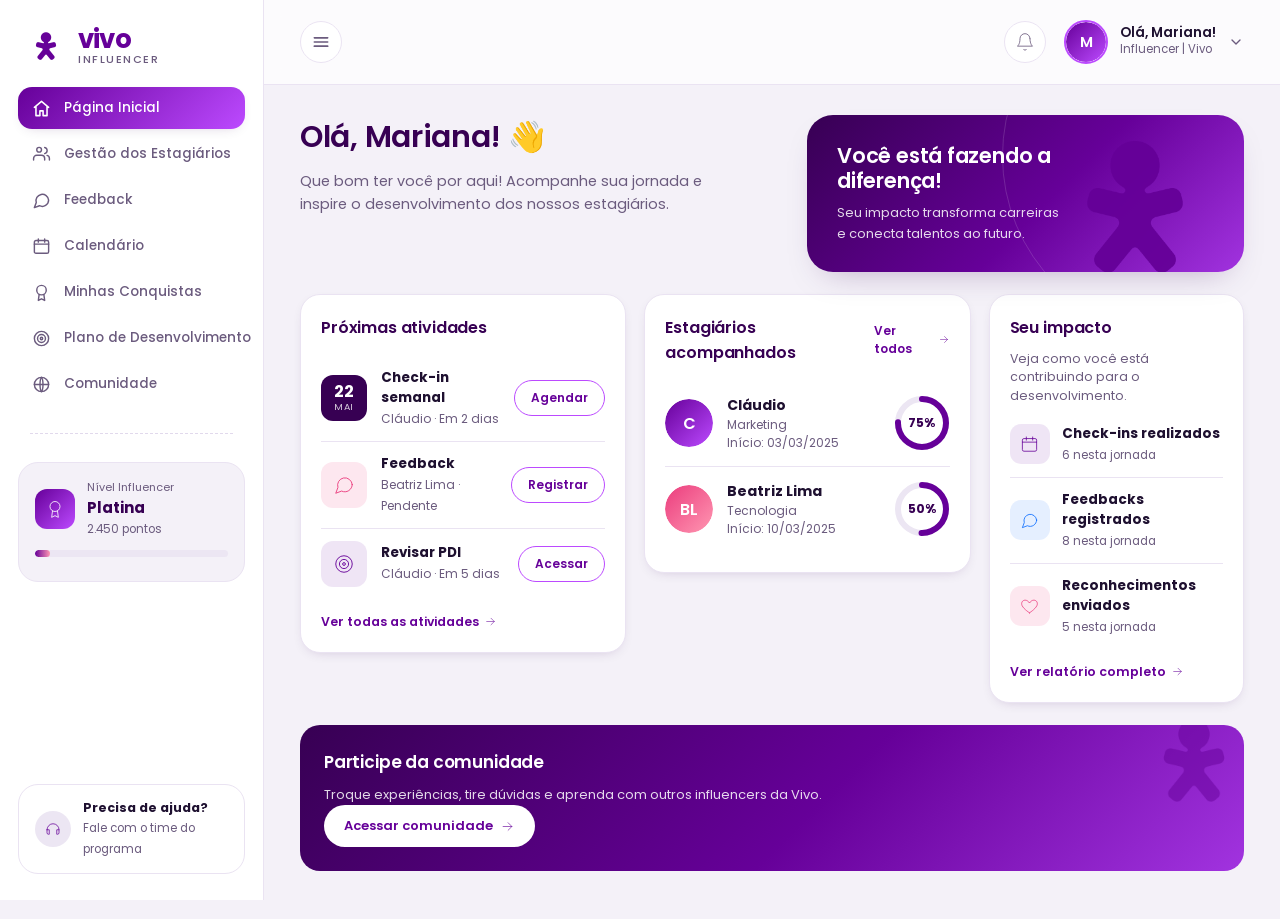
<file: index.html>
<!DOCTYPE html>
<html lang="pt-BR">
<head>
  <meta charset="UTF-8">
  <meta name="viewport" content="width=device-width, initial-scale=1.0">
  <title>Programa Influencer Vivo</title>
  <meta http-equiv="refresh" content="0; url=hackathon-interface-INfluencer-main/HACKATHON/index.html">
  <script>
    // Keep an explicit JS redirect for hosts that ignore meta refresh.
    window.location.replace('hackathon-interface-INfluencer-main/HACKATHON/index.html');
  </script>
</head>
<body>
  <p>Redirecionando para a plataforma...</p>
  <p>
    Se isso nao acontecer automaticamente, acesse
    <a href="hackathon-interface-INfluencer-main/HACKATHON/index.html">a pagina inicial</a>.
  </p>
</body>
</html>
</file>
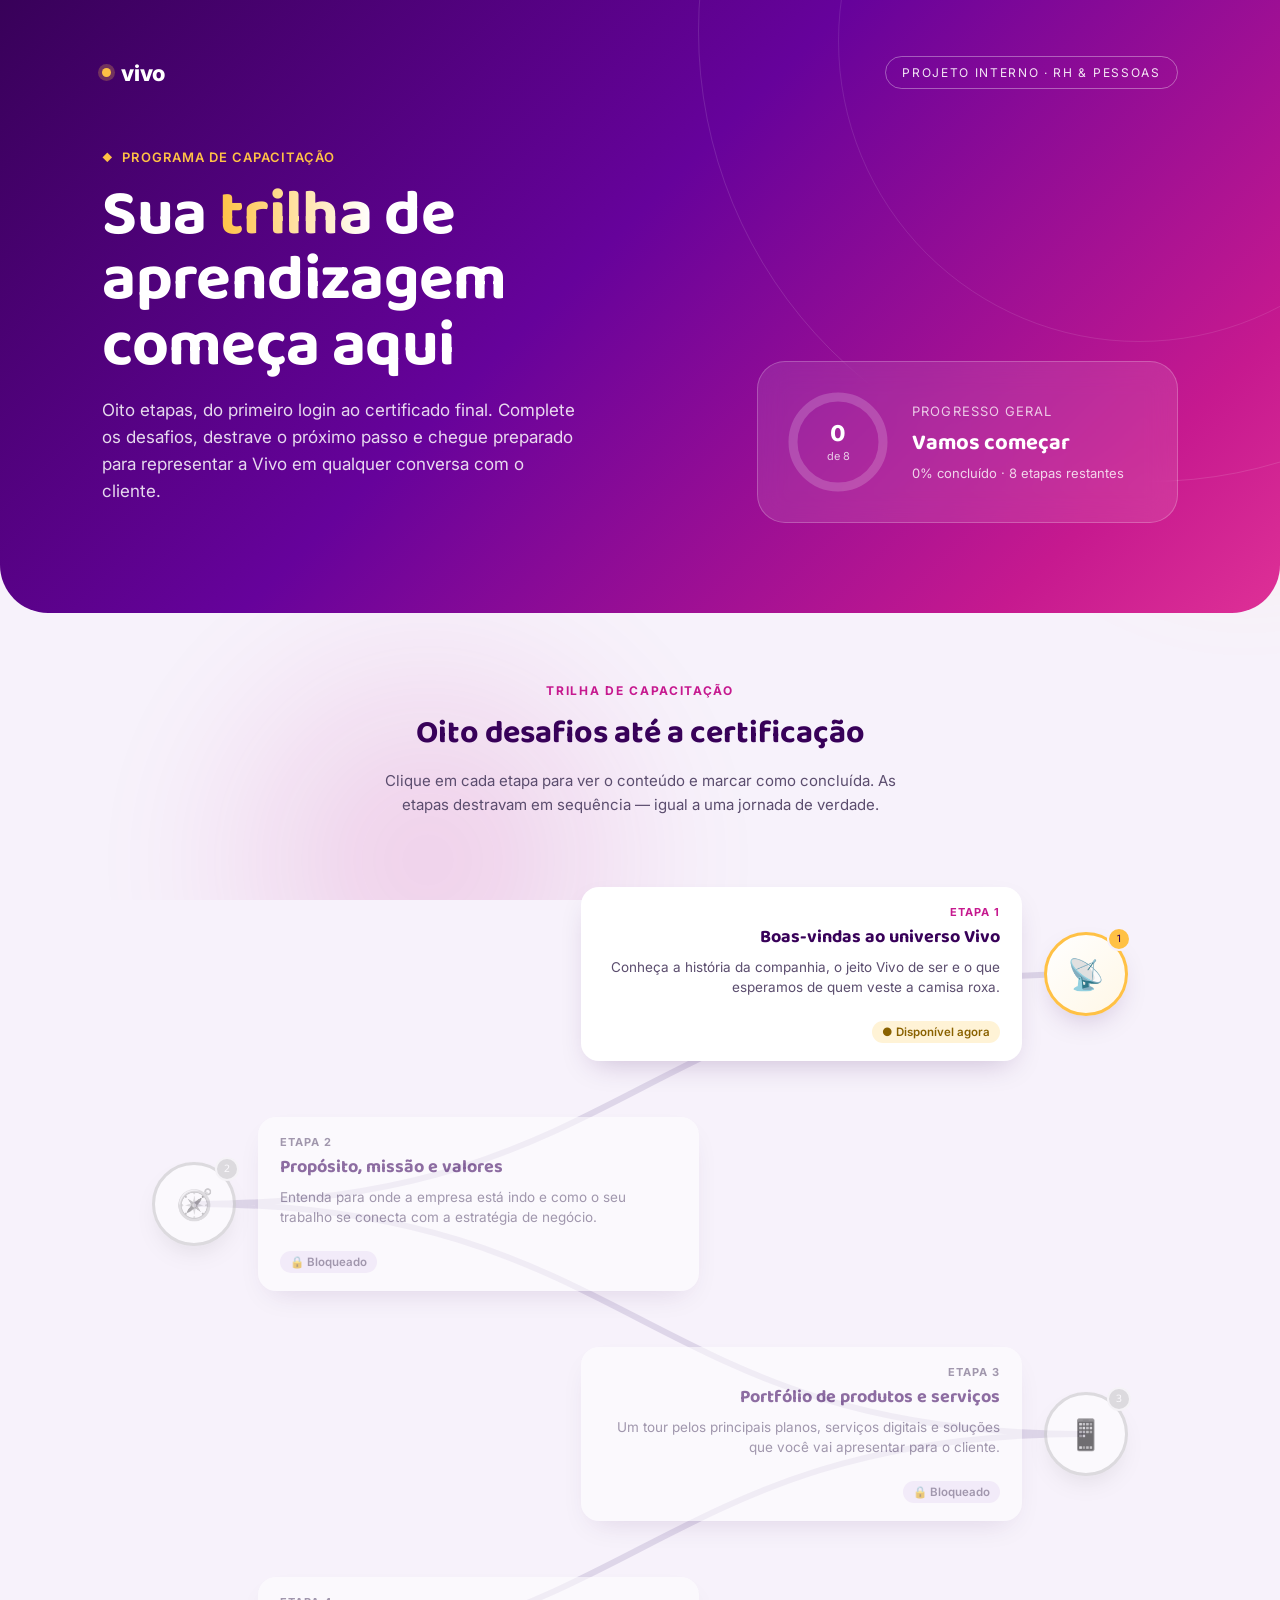
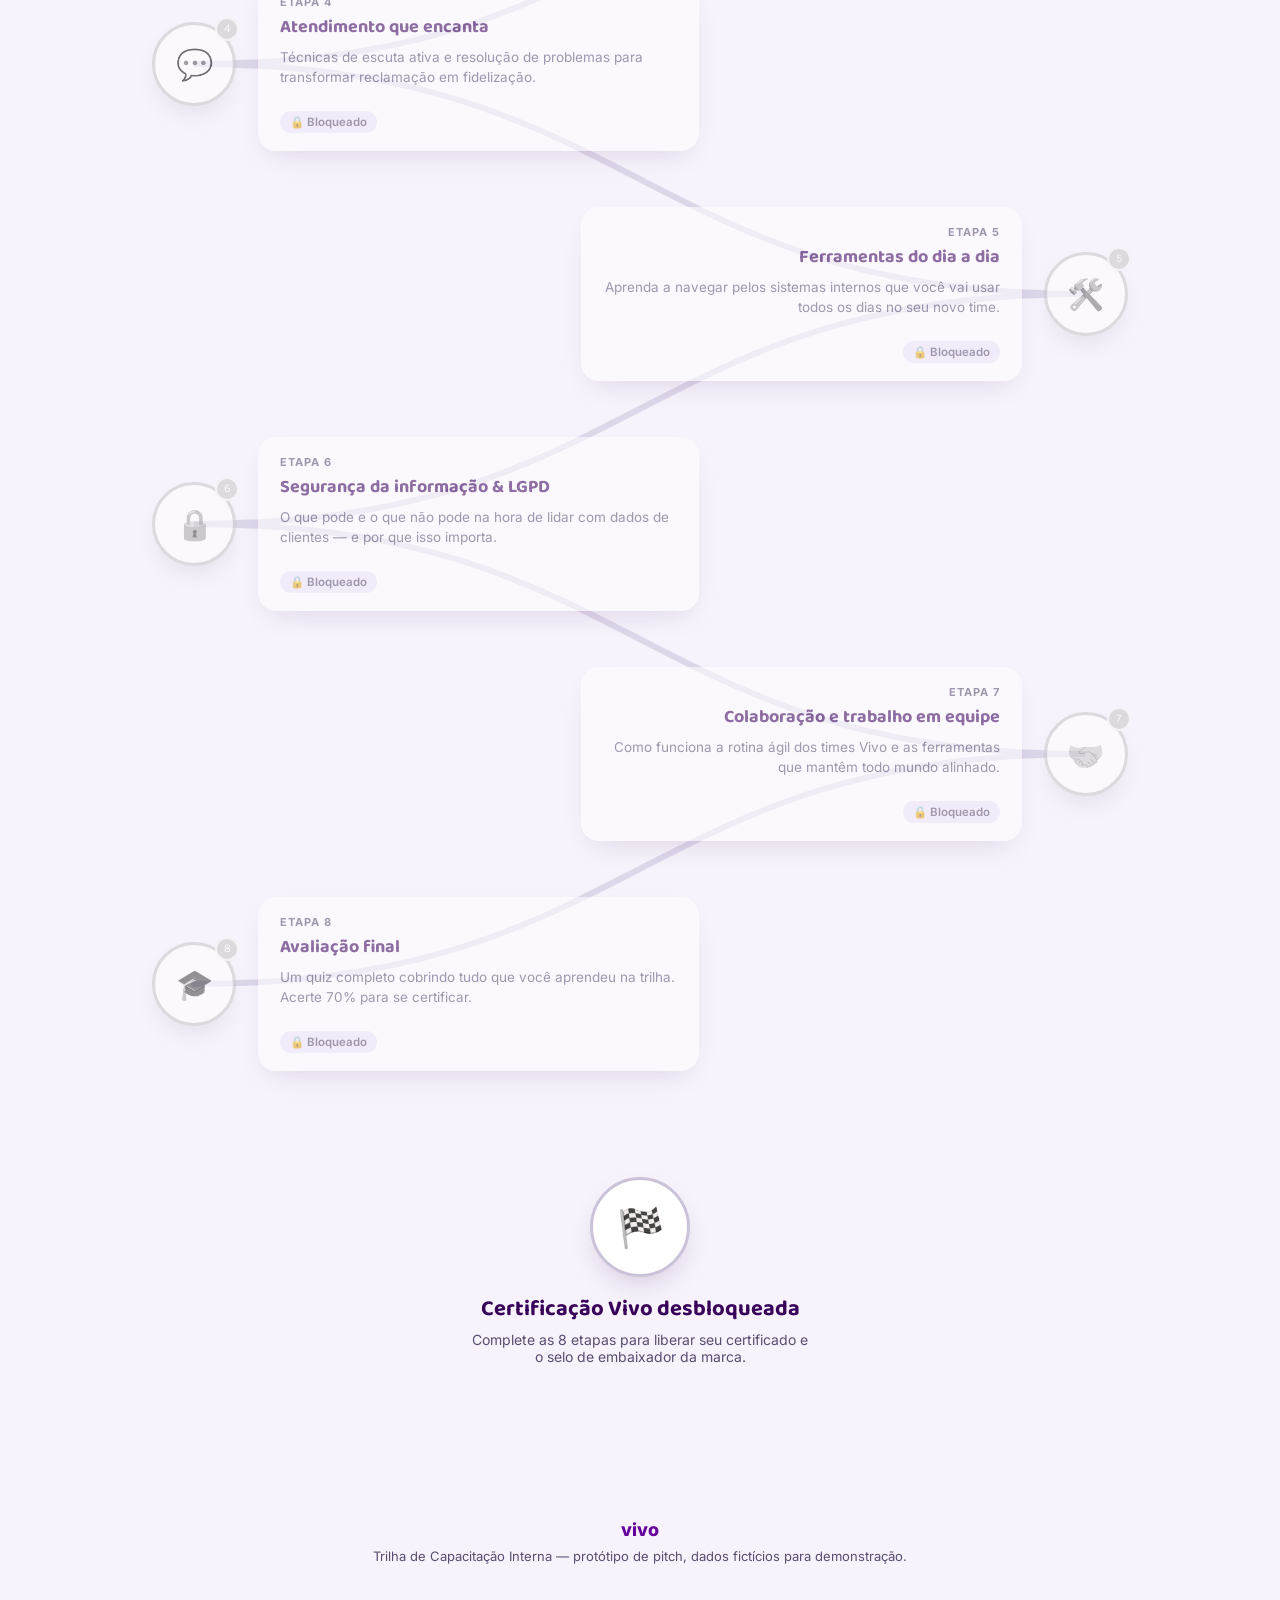
<file: html/index.html>
<!DOCTYPE html>
<html lang="pt-BR">
<head>
<meta charset="UTF-8">
<meta name="viewport" content="width=device-width, initial-scale=1.0">
<title>Trilha de Capacitação · vivo</title>
<link rel="preconnect" href="https://fonts.googleapis.com">
<link rel="preconnect" href="https://fonts.gstatic.com" crossorigin>
<link href="https://fonts.googleapis.com/css2?family=Baloo+2:wght@500;600;700;800&family=Inter:wght@400;500;600;700;800&display=swap" rel="stylesheet">
<style>
  :root{
    --paper:#F7F2FB;
    --paper-deep:#EFE5F7;
    --ink:#1C0F2E;
    --ink-soft:#5B4D6E;
    --vivo-purple:#66029B;
    --vivo-purple-dark:#380159;
    --vivo-magenta:#C6198F;
    --vivo-pink:#FF4FA0;
    --vivo-gold:#FFC145;
    --locked:#CBC2D9;
    --locked-line:#DED6E9;
    --card-bg:#FFFFFF;
    --shadow: 0 12px 30px -12px rgba(56, 1, 89, 0.25);
    --radius-lg: 28px;
    --radius-md: 18px;
  }

  *{box-sizing:border-box;}
  html{scroll-behavior:smooth;}
  body{
    margin:0;
    background:var(--paper);
    color:var(--ink);
    font-family:'Inter', sans-serif;
    -webkit-font-smoothing:antialiased;
    overflow-x:hidden;
  }

  h1,h2,h3, .display{
    font-family:'Baloo 2', sans-serif;
    font-weight:700;
    margin:0;
  }

  /* ===================== BACKDROP BLOBS ===================== */
  .blob-field{
    position:fixed;
    inset:0;
    z-index:-1;
    overflow:hidden;
    pointer-events:none;
  }
  .blob{
    position:absolute;
    border-radius:50%;
    filter:blur(60px);
    opacity:0.35;
  }
  .blob.b1{width:520px;height:520px; background:radial-gradient(circle at 30% 30%, var(--vivo-pink), var(--vivo-purple) 70%); top:-180px; left:-160px;}
  .blob.b2{width:420px;height:420px; background:radial-gradient(circle at 60% 40%, var(--vivo-gold), transparent 70%); top:20%; right:-140px; opacity:0.25;}
  .blob.b3{width:600px;height:600px; background:radial-gradient(circle, var(--vivo-magenta), transparent 65%); bottom:-260px; left:10%; opacity:0.18;}

  /* ===================== HEADER ===================== */
  header{
    position:relative;
    padding:56px 8vw 90px;
    color:#fff;
    background:linear-gradient(135deg, var(--vivo-purple-dark) 0%, var(--vivo-purple) 45%, var(--vivo-magenta) 85%, var(--vivo-pink) 120%);
    overflow:hidden;
    border-radius:0 0 48px 48px;
  }
  header::after{
    content:"";
    position:absolute;
    width:900px; height:900px;
    border-radius:50%;
    border:1px solid rgba(255,255,255,0.12);
    top:-420px; right:-320px;
  }
  header::before{
    content:"";
    position:absolute;
    width:600px; height:600px;
    border-radius:50%;
    border:1px solid rgba(255,255,255,0.1);
    top:-260px; right:-160px;
  }
  .topbar{
    display:flex;
    align-items:center;
    justify-content:space-between;
    position:relative;
    z-index:2;
    margin-bottom:56px;
  }
  .logo{
    font-family:'Inter', sans-serif;
    font-weight:800;
    font-size:22px;
    letter-spacing:-0.02em;
    color:#fff;
    display:flex;
    align-items:center;
    gap:10px;
  }
  .logo .dot{
    width:9px; height:9px; border-radius:50%;
    background:var(--vivo-gold);
    box-shadow:0 0 0 4px rgba(255,193,69,0.25);
  }
  .topbar .tag{
    font-size:12px;
    letter-spacing:0.14em;
    text-transform:uppercase;
    padding:8px 16px;
    border:1px solid rgba(255,255,255,0.35);
    border-radius:999px;
    color:rgba(255,255,255,0.9);
  }

  .hero-grid{
    position:relative;
    z-index:2;
    display:grid;
    grid-template-columns:1.3fr 0.9fr;
    gap:48px;
    align-items:end;
  }
  .eyebrow{
    display:inline-flex;
    align-items:center;
    gap:8px;
    font-size:13px;
    font-weight:600;
    letter-spacing:0.08em;
    text-transform:uppercase;
    color:var(--vivo-gold);
    margin-bottom:18px;
  }
  .eyebrow::before{content:"◆"; font-size:10px;}
  header h1{
    font-size:clamp(38px, 5vw, 64px);
    line-height:1.02;
    letter-spacing:-0.01em;
    max-width:640px;
  }
  header h1 em{
    font-style:normal;
    background:linear-gradient(90deg, var(--vivo-gold), #fff);
    -webkit-background-clip:text;
    background-clip:text;
    color:transparent;
  }
  header p.lead{
    margin-top:18px;
    font-size:17px;
    line-height:1.6;
    max-width:480px;
    color:rgba(255,255,255,0.85);
    font-weight:400;
  }

  .progress-card{
    background:rgba(255,255,255,0.1);
    border:1px solid rgba(255,255,255,0.22);
    backdrop-filter:blur(14px);
    border-radius:var(--radius-lg);
    padding:28px;
    display:flex;
    align-items:center;
    gap:22px;
  }
  .ring-wrap{ position:relative; width:104px; height:104px; flex:none;}
  .ring-wrap svg{ transform:rotate(-90deg); }
  .ring-bg{ fill:none; stroke:rgba(255,255,255,0.18); stroke-width:9; }
  .ring-fg{ fill:none; stroke:var(--vivo-gold); stroke-width:9; stroke-linecap:round; transition:stroke-dashoffset 0.6s ease; }
  .ring-label{
    position:absolute; inset:0;
    display:flex; flex-direction:column; align-items:center; justify-content:center;
  }
  .ring-label .num{ font-family:'Baloo 2'; font-size:26px; font-weight:700; line-height:1;}
  .ring-label .of{ font-size:11px; opacity:0.75; margin-top:2px;}
  .progress-copy .stat-title{ font-size:13px; text-transform:uppercase; letter-spacing:0.08em; opacity:0.75; margin-bottom:6px;}
  .progress-copy .stat-main{ font-family:'Baloo 2'; font-size:22px; font-weight:700; }
  .progress-copy .stat-sub{ font-size:13px; opacity:0.8; margin-top:4px; }

  /* ===================== TRAIL SECTION ===================== */
  main{ position:relative; padding:70px 8vw 40px; max-width:1180px; margin:0 auto;}
  .section-head{ text-align:center; max-width:560px; margin:0 auto 12px; }
  .section-head .kicker{
    font-size:12px; font-weight:700; letter-spacing:0.14em; text-transform:uppercase;
    color:var(--vivo-magenta);
  }
  .section-head h2{ font-size:32px; margin-top:10px; color:var(--vivo-purple-dark); }
  .section-head p{ color:var(--ink-soft); margin-top:10px; font-size:15px; line-height:1.6;}

  .trail{
    position:relative;
    margin-top:70px;
    padding-bottom:40px;
  }
  .trail svg.path-svg{
    position:absolute;
    top:0; left:0;
    width:100%;
    height:100%;
    pointer-events:none;
    z-index:0;
  }
  .path-line-bg{ fill:none; stroke:var(--locked-line); stroke-width:6; stroke-linecap:round; }
  .path-line-fg{ fill:none; stroke:url(#trailGradient); stroke-width:6; stroke-linecap:round; transition:stroke-dashoffset 1s ease; }

  .node{
    position:relative;
    z-index:1;
    display:flex;
    align-items:center;
    gap:22px;
    margin-bottom:56px;
    width:56%;
  }
  .node:nth-child(odd){ margin-left:0; }
  .node:nth-child(even){ margin-left:44%; flex-direction:row-reverse; text-align:right; }

  .badge{
    flex:none;
    width:84px; height:84px;
    border-radius:50%;
    display:flex; align-items:center; justify-content:center;
    font-size:30px;
    background:var(--card-bg);
    border:3px solid var(--locked);
    box-shadow:var(--shadow);
    cursor:pointer;
    transition:transform 0.25s ease, border-color 0.25s ease, background 0.25s ease;
    position:relative;
  }
  .badge .step-no{
    position:absolute;
    top:-8px;
    right:-6px;
    background:var(--ink);
    color:#fff;
    font-family:'Baloo 2';
    font-size:12px;
    width:24px; height:24px;
    border-radius:50%;
    display:flex; align-items:center; justify-content:center;
    border:2px solid var(--paper);
  }
  .node:hover .badge{ transform:translateY(-4px) scale(1.04); }

  .node.locked .badge{ filter:grayscale(1); opacity:0.55; cursor:not-allowed; }
  .node.locked .badge .step-no{ background:var(--locked); }
  .node.locked:hover .badge{ transform:none; }

  .node.current .badge{
    border-color:var(--vivo-gold);
    background:linear-gradient(135deg, #fff, #FFF7E6);
    animation:pulse 2.2s infinite;
  }
  .node.current .badge .step-no{ background:var(--vivo-gold); color:var(--vivo-purple-dark); }

  .node.done .badge{
    border-color:var(--vivo-purple);
    background:linear-gradient(135deg, var(--vivo-purple), var(--vivo-magenta));
    color:#fff;
  }
  .node.done .badge .step-no{ background:var(--vivo-gold); color:var(--vivo-purple-dark); }

  @keyframes pulse{
    0%{ box-shadow:0 0 0 0 rgba(255,193,69,0.5), var(--shadow); }
    70%{ box-shadow:0 0 0 14px rgba(255,193,69,0), var(--shadow); }
    100%{ box-shadow:0 0 0 0 rgba(255,193,69,0), var(--shadow); }
  }

  .node-card{
    background:var(--card-bg);
    border-radius:var(--radius-md);
    padding:18px 22px;
    box-shadow:var(--shadow);
    cursor:pointer;
    transition:transform 0.25s ease;
    flex:1;
  }
  .node:hover .node-card{ transform:translateY(-3px); }
  .node.locked .node-card{ opacity:0.55; cursor:not-allowed; }
  .node.locked:hover .node-card{ transform:none; }

  .node-card .eyebrow-mini{
    font-size:11px; font-weight:700; text-transform:uppercase; letter-spacing:0.08em;
    color:var(--vivo-magenta); margin-bottom:4px;
  }
  .node.locked .node-card .eyebrow-mini{ color:var(--ink-soft); }
  .node-card h3{ font-size:18px; color:var(--vivo-purple-dark); }
  .node-card p{ font-size:13.5px; color:var(--ink-soft); margin-top:6px; line-height:1.5; }
  .node:nth-child(even) .node-card p{ margin-left:auto; }

  .status-chip{
    display:inline-flex; align-items:center; gap:6px;
    font-size:11.5px; font-weight:600;
    margin-top:10px;
    padding:4px 10px;
    border-radius:999px;
    background:var(--paper-deep);
    color:var(--ink-soft);
  }
  .node.done .status-chip{ background:#EFE3FF; color:var(--vivo-purple); }
  .node.current .status-chip{ background:#FFF3D6; color:#8A6200; }

  /* Finish flag node */
  .finish{
    width:100%;
    display:flex;
    flex-direction:column;
    align-items:center;
    text-align:center;
    margin-top:10px;
    position:relative;
    z-index:1;
  }
  .finish .badge{ width:100px; height:100px; font-size:38px; }
  .finish h3{ margin-top:14px; font-size:22px; color:var(--vivo-purple-dark);}
  .finish p{ color:var(--ink-soft); font-size:14px; margin-top:4px; max-width:340px;}

  /* ===================== PANEL / MODAL ===================== */
  .overlay{
    position:fixed; inset:0;
    background:rgba(28, 15, 46, 0.45);
    backdrop-filter:blur(3px);
    display:flex; align-items:center; justify-content:center;
    z-index:50;
    opacity:0; pointer-events:none;
    transition:opacity 0.25s ease;
    padding:20px;
  }
  .overlay.open{ opacity:1; pointer-events:auto; }

  .panel{
    background:#fff;
    width:min(460px, 100%);
    border-radius:var(--radius-lg);
    padding:34px;
    position:relative;
    transform:translateY(16px) scale(0.98);
    transition:transform 0.25s ease;
    box-shadow:0 30px 60px -20px rgba(28,15,46,0.4);
  }
  .overlay.open .panel{ transform:translateY(0) scale(1); }

  .panel .close-btn{
    position:absolute; top:18px; right:18px;
    width:34px; height:34px; border-radius:50%;
    border:none; background:var(--paper-deep); color:var(--ink);
    font-size:16px; cursor:pointer;
    display:flex; align-items:center; justify-content:center;
  }
  .panel .panel-icon{
    width:64px; height:64px; border-radius:50%;
    background:linear-gradient(135deg, var(--vivo-purple), var(--vivo-magenta));
    display:flex; align-items:center; justify-content:center;
    font-size:28px; color:#fff; margin-bottom:18px;
  }
  .panel .eyebrow-mini{ font-size:11px; font-weight:700; text-transform:uppercase; letter-spacing:0.08em; color:var(--vivo-magenta); }
  .panel h3{ font-size:23px; color:var(--vivo-purple-dark); margin-top:6px;}
  .panel p.desc{ margin-top:12px; font-size:14.5px; line-height:1.65; color:var(--ink-soft);}
  .panel .meta-row{ display:flex; gap:18px; margin-top:16px; }
  .panel .meta-row div{ font-size:12.5px; color:var(--ink-soft); }
  .panel .meta-row strong{ display:block; color:var(--ink); font-family:'Baloo 2'; font-size:14px; }

  .panel .cta-row{ margin-top:26px; display:flex; gap:10px; }
  .btn{
    border:none; border-radius:999px; padding:12px 22px;
    font-family:'Inter'; font-weight:700; font-size:14px;
    cursor:pointer; transition:transform 0.2s ease, opacity 0.2s ease;
  }
  .btn:active{ transform:scale(0.97); }
  .btn-primary{ background:linear-gradient(135deg, var(--vivo-purple), var(--vivo-magenta)); color:#fff; }
  .btn-secondary{ background:var(--paper-deep); color:var(--ink); }
  .btn:disabled{ opacity:0.5; cursor:not-allowed; }

  /* ===================== FOOTER ===================== */
  footer{
    margin-top:60px;
    padding:40px 8vw 50px;
    text-align:center;
    color:var(--ink-soft);
    font-size:13px;
  }
  footer .foot-logo{
    font-family:'Inter'; font-weight:800; font-size:18px; color:var(--vivo-purple);
    margin-bottom:8px;
  }

  /* ===================== RESPONSIVE ===================== */
  @media (max-width: 880px){
    .hero-grid{ grid-template-columns:1fr; }
    .progress-card{ width:100%; }
    .node, .node:nth-child(even){
      width:100%;
      margin-left:0 !important;
      flex-direction:row !important;
      text-align:left !important;
    }
    .node:nth-child(even) .node-card p{ margin-left:0; }
    .trail svg.path-svg{ display:none; }
  }
  @media (max-width: 520px){
    header{ padding:40px 6vw 70px; border-radius:0 0 32px 32px; }
    .badge{ width:64px; height:64px; font-size:24px; }
    .finish .badge{ width:80px; height:80px; font-size:30px; }
    .node-card{ padding:14px 16px; }
  }

  @media (prefers-reduced-motion: reduce){
    *{ animation-duration:0.001ms !important; transition-duration:0.001ms !important; }
  }
</style>
</head>
<body>

<div class="blob-field">
  <div class="blob b1"></div>
  <div class="blob b2"></div>
  <div class="blob b3"></div>
</div>

<header>
  <div class="topbar">
    <div class="logo"><span class="dot"></span>vivo</div>
    <div class="tag">Projeto interno · RH &amp; Pessoas</div>
  </div>
  <div class="hero-grid">
    <div>
      <div class="eyebrow">Programa de capacitação</div>
      <h1>Sua <em>trilha</em> de aprendizagem começa aqui</h1>
      <p class="lead">Oito etapas, do primeiro login ao certificado final. Complete os desafios, destrave o próximo passo e chegue preparado para representar a Vivo em qualquer conversa com o cliente.</p>
    </div>
    <div class="progress-card">
      <div class="ring-wrap">
        <svg width="104" height="104" viewBox="0 0 104 104">
          <circle class="ring-bg" cx="52" cy="52" r="45"></circle>
          <circle class="ring-fg" id="ringFg" cx="52" cy="52" r="45" stroke-dasharray="282.7" stroke-dashoffset="282.7"></circle>
        </svg>
        <div class="ring-label">
          <span class="num" id="ringNum">0</span>
          <span class="of">de 8</span>
        </div>
      </div>
      <div class="progress-copy">
        <div class="stat-title">Progresso geral</div>
        <div class="stat-main" id="progressMain">Vamos começar</div>
        <div class="stat-sub" id="progressSub">0% concluído · 8 etapas restantes</div>
      </div>
    </div>
  </div>
</header>

<main>
  <div class="section-head">
    <div class="kicker">Trilha de capacitação</div>
    <h2>Oito desafios até a certificação</h2>
    <p>Clique em cada etapa para ver o conteúdo e marcar como concluída. As etapas destravam em sequência — igual a uma jornada de verdade.</p>
  </div>

  <div class="trail" id="trail">
    <svg class="path-svg" id="pathSvg" preserveAspectRatio="none">
      <defs>
        <linearGradient id="trailGradient" x1="0%" y1="0%" x2="0%" y2="100%">
          <stop offset="0%" stop-color="#66029B"/>
          <stop offset="55%" stop-color="#C6198F"/>
          <stop offset="100%" stop-color="#FFC145"/>
        </linearGradient>
      </defs>
      <path class="path-line-bg" id="pathBg" d=""></path>
      <path class="path-line-fg" id="pathFg" d=""></path>
    </svg>

    <!-- Nodes injected by JS -->
  </div>

  <div class="finish" id="finishNode">
    <div class="badge" id="finishBadge">🏁</div>
    <h3>Certificação Vivo desbloqueada</h3>
    <p>Complete as 8 etapas para liberar seu certificado e o selo de embaixador da marca.</p>
  </div>
</main>

<footer>
  <div class="foot-logo">vivo</div>
  Trilha de Capacitação Interna — protótipo de pitch, dados fictícios para demonstração.
</footer>

<div class="overlay" id="overlay">
  <div class="panel" id="panel">
    <button class="close-btn" id="closeBtn">✕</button>
    <div class="panel-icon" id="panelIcon">📡</div>
    <div class="eyebrow-mini" id="panelEyebrow">Etapa 1</div>
    <h3 id="panelTitle">Título do desafio</h3>
    <p class="desc" id="panelDesc">Descrição do desafio.</p>
    <div class="meta-row">
      <div><strong id="panelDuration">10 min</strong>Duração</div>
      <div><strong id="panelFormat">Vídeo + quiz</strong>Formato</div>
      <div><strong id="panelXp">+50 XP</strong>Recompensa</div>
    </div>
    <div class="cta-row">
      <button class="btn btn-secondary" id="cancelBtn">Fechar</button>
      <button class="btn btn-primary" id="completeBtn">Marcar como concluído</button>
    </div>
  </div>
</div>

<script>
(function(){
  const STAGES = [
    { icon:"📡", eyebrow:"Etapa 1", title:"Boas-vindas ao universo Vivo", desc:"Conheça a história da companhia, o jeito Vivo de ser e o que esperamos de quem veste a camisa roxa.", duration:"12 min", format:"Vídeo + quiz", xp:"+50 XP" },
    { icon:"🧭", eyebrow:"Etapa 2", title:"Propósito, missão e valores", desc:"Entenda para onde a empresa está indo e como o seu trabalho se conecta com a estratégia de negócio.", duration:"15 min", format:"Leitura interativa", xp:"+50 XP" },
    { icon:"📱", eyebrow:"Etapa 3", title:"Portfólio de produtos e serviços", desc:"Um tour pelos principais planos, serviços digitais e soluções que você vai apresentar para o cliente.", duration:"20 min", format:"Vídeo + simulação", xp:"+75 XP" },
    { icon:"💬", eyebrow:"Etapa 4", title:"Atendimento que encanta", desc:"Técnicas de escuta ativa e resolução de problemas para transformar reclamação em fidelização.", duration:"18 min", format:"Estudo de caso", xp:"+75 XP" },
    { icon:"🛠️", eyebrow:"Etapa 5", title:"Ferramentas do dia a dia", desc:"Aprenda a navegar pelos sistemas internos que você vai usar todos os dias no seu novo time.", duration:"25 min", format:"Prática guiada", xp:"+100 XP" },
    { icon:"🔒", eyebrow:"Etapa 6", title:"Segurança da informação & LGPD", desc:"O que pode e o que não pode na hora de lidar com dados de clientes — e por que isso importa.", duration:"14 min", format:"Vídeo + quiz", xp:"+75 XP" },
    { icon:"🤝", eyebrow:"Etapa 7", title:"Colaboração e trabalho em equipe", desc:"Como funciona a rotina ágil dos times Vivo e as ferramentas que mantêm todo mundo alinhado.", duration:"16 min", format:"Dinâmica em grupo", xp:"+75 XP" },
    { icon:"🎓", eyebrow:"Etapa 8", title:"Avaliação final", desc:"Um quiz completo cobrindo tudo que você aprendeu na trilha. Acerte 70% para se certificar.", duration:"20 min", format:"Avaliação", xp:"+150 XP" }
  ];

  const trail = document.getElementById('trail');
  const STORAGE_KEY = 'vivo_trilha_progresso';

  function loadProgress(){
    try{
      const raw = localStorage.getItem(STORAGE_KEY);
      if(raw) return JSON.parse(raw);
    }catch(e){}
    return { completed: [] };
  }
  function saveProgress(state){
    try{ localStorage.setItem(STORAGE_KEY, JSON.stringify(state)); }catch(e){}
  }

  let state = loadProgress();

  function stageStatus(index){
    if(state.completed.includes(index)) return 'done';
    const prevDone = index === 0 || state.completed.includes(index - 1);
    return prevDone ? 'current' : 'locked';
  }

  function render(){
    trail.querySelectorAll('.node').forEach(n => n.remove());

    STAGES.forEach((stage, i) => {
      const status = stageStatus(i);
      const node = document.createElement('div');
      node.className = 'node ' + status;
      node.dataset.index = i;
      node.innerHTML = `
        <div class="badge">
          <span class="step-no">${i+1}</span>
          <span class="icon">${stage.icon}</span>
        </div>
        <div class="node-card">
          <div class="eyebrow-mini">${stage.eyebrow}</div>
          <h3>${stage.title}</h3>
          <p>${stage.desc}</p>
          <span class="status-chip">${
            status === 'done' ? '✓ Concluído' : status === 'current' ? '● Disponível agora' : '🔒 Bloqueado'
          }</span>
        </div>
      `;
      node.addEventListener('click', () => openPanel(i));
      trail.appendChild(node);
    });

    updateFinish();
    updateProgressCard();
    requestAnimationFrame(drawPath);
  }

  function updateFinish(){
    const allDone = state.completed.length === STAGES.length;
    const finishBadge = document.getElementById('finishBadge');
    finishBadge.style.background = allDone ? 'linear-gradient(135deg, var(--vivo-purple), var(--vivo-gold))' : '';
    finishBadge.style.color = allDone ? '#fff' : '';
    finishBadge.style.borderColor = allDone ? 'var(--vivo-gold)' : '';
  }

  function updateProgressCard(){
    const done = state.completed.length;
    const total = STAGES.length;
    const pct = Math.round((done/total) * 100);
    const circumference = 282.7;
    const offset = circumference - (circumference * pct / 100);
    document.getElementById('ringFg').style.strokeDashoffset = offset;
    document.getElementById('ringNum').textContent = done;
    document.getElementById('progressMain').textContent =
      done === 0 ? 'Vamos começar' : done === total ? 'Trilha concluída! 🎉' : 'Continue assim!';
    document.getElementById('progressSub').textContent =
      `${pct}% concluído · ${total - done} etapa${total-done===1?'':'s'} restante${total-done===1?'':'s'}`;
  }

  function drawPath(){
    const svg = document.getElementById('pathSvg');
    const trailRect = trail.getBoundingClientRect();
    svg.setAttribute('viewBox', `0 0 ${trailRect.width} ${trailRect.height}`);
    svg.setAttribute('width', trailRect.width);
    svg.setAttribute('height', trailRect.height);

    const nodes = Array.from(trail.querySelectorAll('.node .badge'));
    if(nodes.length < 2) return;

    const points = nodes.map(el => {
      const r = el.getBoundingClientRect();
      return {
        x: r.left + r.width/2 - trailRect.left,
        y: r.top + r.height/2 - trailRect.top
      };
    });

    function smoothPath(pts){
      let d = `M ${pts[0].x} ${pts[0].y}`;
      for(let i=0; i<pts.length-1; i++){
        const p0 = pts[i], p1 = pts[i+1];
        const midX = (p0.x + p1.x) / 2;
        d += ` C ${midX} ${p0.y}, ${midX} ${p1.y}, ${p1.x} ${p1.y}`;
      }
      return d;
    }

    const fullPath = smoothPath(points);
    document.getElementById('pathBg').setAttribute('d', fullPath);

    const doneCount = state.completed.length;
    const progressIndex = Math.min(doneCount, points.length - 1);
    const progressPoints = points.slice(0, progressIndex + 1);
    const fgPath = document.getElementById('pathFg');
    if(progressPoints.length > 1){
      fgPath.setAttribute('d', smoothPath(progressPoints));
      fgPath.style.strokeDasharray = 'none';
      fgPath.style.strokeDashoffset = '0';
    } else {
      fgPath.setAttribute('d', '');
    }
  }

  // Panel logic
  const overlay = document.getElementById('overlay');
  let activeIndex = null;

  function openPanel(i){
    const status = stageStatus(i);
    if(status === 'locked') return;
    activeIndex = i;
    const stage = STAGES[i];
    document.getElementById('panelIcon').textContent = stage.icon;
    document.getElementById('panelEyebrow').textContent = stage.eyebrow;
    document.getElementById('panelTitle').textContent = stage.title;
    document.getElementById('panelDesc').textContent = stage.desc;
    document.getElementById('panelDuration').textContent = stage.duration;
    document.getElementById('panelFormat').textContent = stage.format;
    document.getElementById('panelXp').textContent = stage.xp;

    const completeBtn = document.getElementById('completeBtn');
    if(status === 'done'){
      completeBtn.textContent = 'Concluído ✓';
      completeBtn.disabled = true;
    } else {
      completeBtn.textContent = 'Marcar como concluído';
      completeBtn.disabled = false;
    }
    overlay.classList.add('open');
  }

  function closePanel(){
    overlay.classList.remove('open');
    activeIndex = null;
  }

  document.getElementById('closeBtn').addEventListener('click', closePanel);
  document.getElementById('cancelBtn').addEventListener('click', closePanel);
  overlay.addEventListener('click', (e) => { if(e.target === overlay) closePanel(); });

  document.getElementById('completeBtn').addEventListener('click', () => {
    if(activeIndex === null) return;
    if(!state.completed.includes(activeIndex)){
      state.completed.push(activeIndex);
      saveProgress(state);
    }
    closePanel();
    render();
  });

  window.addEventListener('resize', () => requestAnimationFrame(drawPath));
  window.addEventListener('load', () => requestAnimationFrame(drawPath));

  render();
})();
</script>

</body>
</html>
</file>
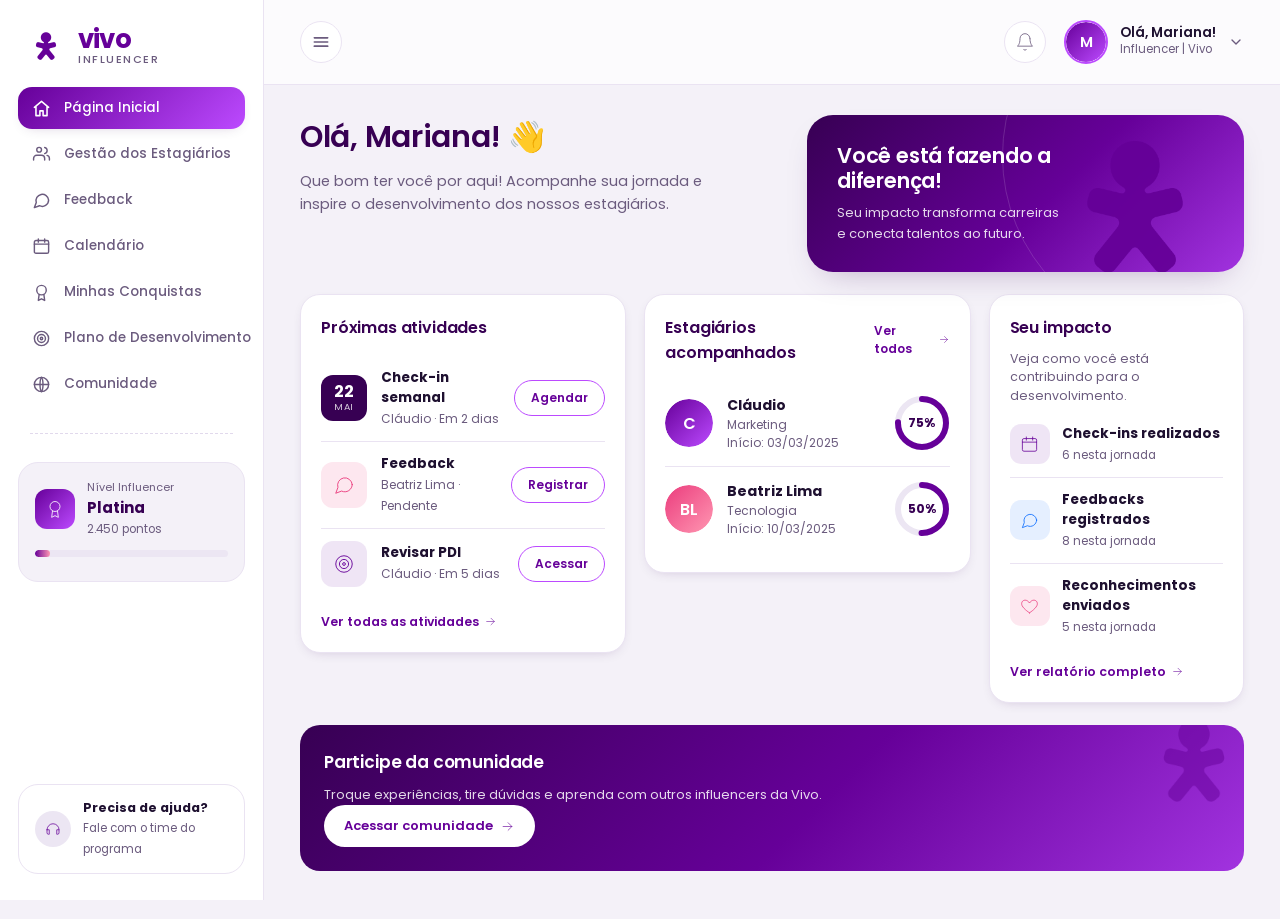
<file: hackathon-interface-INfluencer-main/HACKATHON/index.html>
<!DOCTYPE html>
<html lang="pt-BR">
<head>
<meta charset="UTF-8">
<meta name="viewport" content="width=device-width, initial-scale=1.0">
<title>Página Inicial · Programa Influencer Vivo</title>
<link rel="preconnect" href="https://fonts.googleapis.com">
<link rel="preconnect" href="https://fonts.gstatic.com" crossorigin>
<link href="https://fonts.googleapis.com/css2?family=Poppins:wght@400;500;600;700&display=swap" rel="stylesheet">
<link rel="stylesheet" href="style.css">
</head>
<body>

<!-- Símbolos SVG reutilizáveis (ícones MarcaVivo) -->
<svg width="0" height="0" style="position:absolute" aria-hidden="true">
  <defs>
    <!-- Icone Vivo atualizado -->
    <symbol id="vivinho" viewBox="0 0 64 64">
      <circle cx="32" cy="12" r="10" fill="currentColor"/>
      <rect x="24" y="20" width="16" height="20" rx="8" fill="currentColor"/>
      <rect x="6" y="24" width="30" height="11" rx="5.5" transform="rotate(12 6 24)" fill="currentColor"/>
      <rect x="28" y="18" width="30" height="11" rx="5.5" transform="rotate(-12 28 18)" fill="currentColor"/>
      <rect x="21" y="34" width="12" height="28" rx="6" transform="rotate(39 21 34)" fill="currentColor"/>
      <rect x="31" y="34" width="12" height="28" rx="6" transform="rotate(-39 31 34)" fill="currentColor"/>
    </symbol>
    <symbol id="i-home" viewBox="0 0 24 24" fill="none" stroke="currentColor"><path stroke-linecap="round" stroke-linejoin="round" d="M3 10.5 12 3l9 7.5M5 9.5V21h5v-6h4v6h5V9.5"/></symbol>
    <symbol id="i-trail" viewBox="0 0 24 24" fill="none" stroke="currentColor"><path stroke-linecap="round" stroke-linejoin="round" d="M4 4v14a2 2 0 0 0 2 2h14M4 4h9M4 9h6M4 14h9"/></symbol>
    <symbol id="i-users" viewBox="0 0 24 24" fill="none" stroke="currentColor"><path stroke-linecap="round" stroke-linejoin="round" d="M16 19v-2a4 4 0 0 0-4-4H6a4 4 0 0 0-4 4v2M9 9a3 3 0 1 0 0-6 3 3 0 0 0 0 6zm13 10v-2a4 4 0 0 0-3-3.9M16 3.1a4 4 0 0 1 0 7.8"/></symbol>
    <symbol id="i-chat" viewBox="0 0 24 24" fill="none" stroke="currentColor"><path stroke-linecap="round" stroke-linejoin="round" d="M21 11.5a8 8 0 0 1-11.6 7.1L3 21l2.4-6.4A8 8 0 1 1 21 11.5z"/></symbol>
    <symbol id="i-target" viewBox="0 0 24 24" fill="none" stroke="currentColor"><circle cx="12" cy="12" r="9"/><circle cx="12" cy="12" r="5"/><circle cx="12" cy="12" r="1.5"/></symbol>
    <symbol id="i-book" viewBox="0 0 24 24" fill="none" stroke="currentColor"><path stroke-linecap="round" stroke-linejoin="round" d="M4 5a2 2 0 0 1 2-2h13v16H6a2 2 0 0 0-2 2V5zM19 3v16"/></symbol>
    <symbol id="i-globe" viewBox="0 0 24 24" fill="none" stroke="currentColor"><circle cx="12" cy="12" r="9"/><path stroke-linecap="round" stroke-linejoin="round" d="M3 12h18M12 3c2.5 2.7 2.5 15.3 0 18-2.5-2.7-2.5-15.3 0-18z"/></symbol>
    <symbol id="i-bell" viewBox="0 0 24 24" fill="none" stroke="currentColor"><path stroke-linecap="round" stroke-linejoin="round" d="M18 8a6 6 0 1 0-12 0c0 7-3 9-3 9h18s-3-2-3-9M13.7 21a2 2 0 0 1-3.4 0"/></symbol>
    <symbol id="i-medal" viewBox="0 0 24 24" fill="none" stroke="currentColor"><circle cx="12" cy="9" r="6"/><path stroke-linecap="round" stroke-linejoin="round" d="M9 14.5 8 22l4-2 4 2-1-7.5"/></symbol>
    <symbol id="i-head" viewBox="0 0 24 24" fill="none" stroke="currentColor"><path stroke-linecap="round" stroke-linejoin="round" d="M4 13a8 8 0 0 1 16 0v4a2 2 0 0 1-2 2h-1v-6h3M4 13v4a2 2 0 0 0 2 2h1v-6H4"/></symbol>
    <symbol id="i-calendar" viewBox="0 0 24 24" fill="none" stroke="currentColor"><rect x="3" y="4.5" width="18" height="16" rx="2"/><path stroke-linecap="round" d="M3 9h18M8 2.5v4M16 2.5v4"/></symbol>
    <symbol id="i-chart" viewBox="0 0 24 24" fill="none" stroke="currentColor"><path stroke-linecap="round" stroke-linejoin="round" d="M4 20V10M10 20V4M16 20v-7M22 20H2"/></symbol>
    <symbol id="i-check" viewBox="0 0 24 24" fill="none" stroke="currentColor"><path stroke-linecap="round" stroke-linejoin="round" d="m4 12 5 5L20 6"/></symbol>
    <symbol id="i-lock" viewBox="0 0 24 24" fill="none" stroke="currentColor"><rect x="5" y="11" width="14" height="10" rx="2"/><path stroke-linecap="round" d="M8 11V8a4 4 0 0 1 8 0v3"/></symbol>
    <symbol id="i-heart" viewBox="0 0 24 24" fill="none" stroke="currentColor"><path stroke-linecap="round" stroke-linejoin="round" d="M12 20s-7-4.4-9.3-9C1 7.5 3 4 6.5 4 9 4 11 6 12 7.5 13 6 15 4 17.5 4 21 4 23 7.5 21.3 11 19 15.6 12 20 12 20z"/></symbol>
    <symbol id="i-arrow" viewBox="0 0 24 24" fill="none" stroke="currentColor"><path stroke-linecap="round" stroke-linejoin="round" d="M5 12h14M13 6l6 6-6 6"/></symbol>
  </defs>
</svg>

<div class="app">

  <!-- ============== SIDEBAR ============== -->
  <aside class="sidebar">
    <div class="brand">
      <img class="vivinho" src="../../vivologo-freelogovectors.net_.png" alt="Logo Vivo">
      <div class="brand-txt">
        <span class="wordmark">vivo</span>
        <span class="brand-sub">Influencer</span>
      </div>
    </div>

    <nav class="nav">
      <a class="nav-item active" href="index.html"><svg><use href="#i-home"/></svg><span class="nav-label">Página Inicial</span></a>
      <a class="nav-item" href="gestao-estagiarios.html"><svg><use href="#i-users"/></svg><span class="nav-label">Gestão dos Estagiários</span></a>
      <a class="nav-item" href="feedbacks.html"><svg><use href="#i-chat"/></svg><span class="nav-label">Feedback</span></a>
      <a class="nav-item" href="calendario.html"><svg><use href="#i-calendar"/></svg><span class="nav-label">Calendário</span></a>
      <a class="nav-item" href="badges.html"><svg><use href="#i-medal"/></svg><span class="nav-label">Minhas Conquistas</span></a>
      <a class="nav-item" href="plano-desenvolvimento.html"><svg><use href="#i-target"/></svg><span class="nav-label">Plano de Desenvolvimento</span></a>
      <a class="nav-item" href="comunidade.html"><svg><use href="#i-globe"/></svg><span class="nav-label">Comunidade</span></a>
    </nav>

    <div class="nav-divider"></div>

    <div class="level-card">
      <div class="level-top">
        <div class="level-medal"><svg><use href="#i-medal"/></svg></div>
        <div>
          <div class="lvl-label">Nível Influencer</div>
          <div class="lvl-name">Platina</div>
          <div class="level-points">2.450 pontos</div>
        </div>
      </div>
      <div class="level-bar"><span style="width:72%"></span></div>
    </div>

    <div class="side-spacer"></div>

    <div class="help-card">
      <div class="help-ic"><svg><use href="#i-head"/></svg></div>
      <div>
        <strong>Precisa de ajuda?</strong>
        <span>Fale com o time do programa</span>
      </div>
    </div>
  </aside>

  <!-- ============== MAIN ============== -->
  <div class="main">
    <header class="topbar">
      <button class="icon-btn sidebar-toggle-btn" type="button" aria-expanded="true" aria-label="Recolher menu lateral">
        <svg viewBox="0 0 24 24" fill="none" stroke="currentColor" stroke-width="2"><path stroke-linecap="round" d="M4 7h16M4 12h16M4 17h16"/></svg>
      </button>
      <div class="spacer"></div>
      <button class="icon-btn" aria-label="Notificações">
        <svg><use href="#i-bell"/></svg>
        <span class="dot-badge">3</span>
      </button>
      <div class="user-menu">
        <button class="user-chip user-menu-btn" type="button" aria-haspopup="menu" aria-expanded="false" title="Abrir menu do perfil">
          <svg class="avatar" viewBox="0 0 44 44" aria-hidden="true"><defs><linearGradient id="avM" x1="0" y1="0" x2="1" y2="1"><stop offset="0" stop-color="#660099"/><stop offset="1" stop-color="#BC4AFF"/></linearGradient></defs><rect width="44" height="44" rx="22" fill="url(#avM)"/><text x="22" y="28" font-family="Poppins" font-size="16" font-weight="600" fill="#fff" text-anchor="middle">M</text></svg>
          <div class="u-meta">
            <div class="u-name">Olá, Mariana!</div>
            <div class="u-role">Influencer | Vivo</div>
          </div>
          <svg class="chev" width="16" height="16" viewBox="0 0 24 24" fill="none" stroke="currentColor" stroke-width="2"><path stroke-linecap="round" stroke-linejoin="round" d="m6 9 6 6 6-6"/></svg>
        </button>
        <div class="user-dropdown" role="menu" aria-label="Menu do perfil">
          <a class="user-dropdown-item" href="meu-perfil.html" role="menuitem">Meu Perfil</a>
          <a class="user-dropdown-item" href="configuracao.html" role="menuitem">Configurações</a>
          <button class="user-dropdown-item" type="button" role="menuitem" data-action="switch-role">Trocar de Perfil</button>
        </div>
      </div>
    </header>

    <main class="content">

      <!-- Saudação + banner herói -->
      <section class="head-row">
        <div class="greeting">
          <h1>Olá, Mariana! 👋</h1>
          <p>Que bom ter você por aqui! Acompanhe sua jornada e inspire o desenvolvimento dos nossos estagiários.</p>
        </div>
        <div class="hero-banner">
          <div class="hero-copy">
            <h2>Você está fazendo a diferença!</h2>
            <p>Seu impacto transforma carreiras e conecta talentos ao futuro.</p>
          </div>
          <img class="hero-art" src="../../vivologo-freelogovectors.net_.png" alt="Logo Vivo">
        </div>
      </section>

      <!-- Próximas atividades · Estagiários · Seu impacto -->
      <section class="grid-3 section-gap">
        <!-- Próximas atividades -->
        <div class="card">
          <div class="panel-head"><h3>Próximas atividades</h3></div>
          <div class="activity">
            <div class="act-date"><span class="d">22</span><span class="m">Mai</span></div>
            <div class="act-body"><strong>Check-in semanal</strong><span>Cláudio · Em 2 dias</span></div>
            <button class="pill-btn">Agendar</button>
          </div>
          <div class="activity">
            <div class="act-ic ic-pink"><svg style="width:22px;height:22px"><use href="#i-chat"/></svg></div>
            <div class="act-body"><strong>Feedback</strong><span>Beatriz Lima · Pendente</span></div>
            <button class="pill-btn">Registrar</button>
          </div>
          <div class="activity">
            <div class="act-ic ic-purple"><svg style="width:22px;height:22px"><use href="#i-target"/></svg></div>
            <div class="act-body"><strong>Revisar PDI</strong><span>Cláudio · Em 5 dias</span></div>
            <button class="pill-btn">Acessar</button>
          </div>
          <a href="#" class="card-foot-link">Ver todas as atividades <svg width="13" height="13"><use href="#i-arrow"/></svg></a>
        </div>

        <!-- Estagiários acompanhados -->
        <div class="card">
          <div class="panel-head">
            <h3>Estagiários acompanhados</h3>
            <a href="gestao-estagiarios.html" class="card-link">Ver todos <svg width="13" height="13"><use href="#i-arrow"/></svg></a>
          </div>
          <div class="intern">
            <svg class="avatar" viewBox="0 0 48 48"><defs><linearGradient id="avC" x1="0" y1="0" x2="1" y2="1"><stop offset="0" stop-color="#660099"/><stop offset="1" stop-color="#BC4AFF"/></linearGradient></defs><rect width="48" height="48" rx="24" fill="url(#avC)"/><text x="24" y="30" font-family="Poppins" font-size="16" font-weight="600" fill="#fff" text-anchor="middle">C</text></svg>
            <div class="intern-body">
              <strong>Cláudio</strong>
              <span>Marketing</span>
              <span>Início: 03/03/2025</span>
            </div>
            <div class="mini-ring" data-pct="75">
              <svg width="56" height="56" viewBox="0 0 56 56"><circle class="mr-bg" cx="28" cy="28" r="24"/><circle class="mr-fg" cx="28" cy="28" r="24" stroke-dasharray="150.8" stroke-dashoffset="150.8"/></svg>
              <div class="mr-num">75%</div>
            </div>
          </div>
          <div class="intern">
            <svg class="avatar" viewBox="0 0 48 48"><defs><linearGradient id="avB" x1="0" y1="0" x2="1" y2="1"><stop offset="0" stop-color="#EB3C7D"/><stop offset="1" stop-color="#FF97B2"/></linearGradient></defs><rect width="48" height="48" rx="24" fill="url(#avB)"/><text x="24" y="30" font-family="Poppins" font-size="16" font-weight="600" fill="#fff" text-anchor="middle">BL</text></svg>
            <div class="intern-body">
              <strong>Beatriz Lima</strong>
              <span>Tecnologia</span>
              <span>Início: 10/03/2025</span>
            </div>
            <div class="mini-ring" data-pct="50">
              <svg width="56" height="56" viewBox="0 0 56 56"><circle class="mr-bg" cx="28" cy="28" r="24"/><circle class="mr-fg" cx="28" cy="28" r="24" stroke-dasharray="150.8" stroke-dashoffset="150.8"/></svg>
              <div class="mr-num">50%</div>
            </div>
          </div>
        </div>

        <!-- Seu impacto -->
        <div class="card">
          <div class="panel-head"><h3>Seu impacto</h3></div>
          <p class="impact-intro">Veja como você está contribuindo para o desenvolvimento.</p>
          <div class="impact-row">
            <div class="impact-ic ic-purple"><svg><use href="#i-calendar"/></svg></div>
            <div class="imp-body"><strong>Check-ins realizados</strong><span>6 nesta jornada</span></div>
          </div>
          <div class="impact-row">
            <div class="impact-ic ic-blue"><svg><use href="#i-chat"/></svg></div>
            <div class="imp-body"><strong>Feedbacks registrados</strong><span>8 nesta jornada</span></div>
          </div>
          <div class="impact-row">
            <div class="impact-ic ic-pink"><svg><use href="#i-heart"/></svg></div>
            <div class="imp-body"><strong>Reconhecimentos enviados</strong><span>5 nesta jornada</span></div>
          </div>
          <a href="#" class="card-foot-link">Ver relatório completo <svg width="13" height="13"><use href="#i-arrow"/></svg></a>
        </div>
      </section>

      <!-- Comunidade -->
      <section class="section-gap">
        <div class="community">
          <img class="comm-art" src="../../vivologo-freelogovectors.net_.png" alt="Logo Vivo">
          <h3>Participe da comunidade</h3>
          <p>Troque experiências, tire dúvidas e aprenda com outros influencers da Vivo.</p>
          <a class="btn-light" href="comunidade.html">Acessar comunidade <svg width="15" height="15"><use href="#i-arrow"/></svg></a>
        </div>
      </section>

    </main>
  </div>
</div>

<script src="data.js"></script>
<script src="script.js"></script>
</body>
</html>
</file>
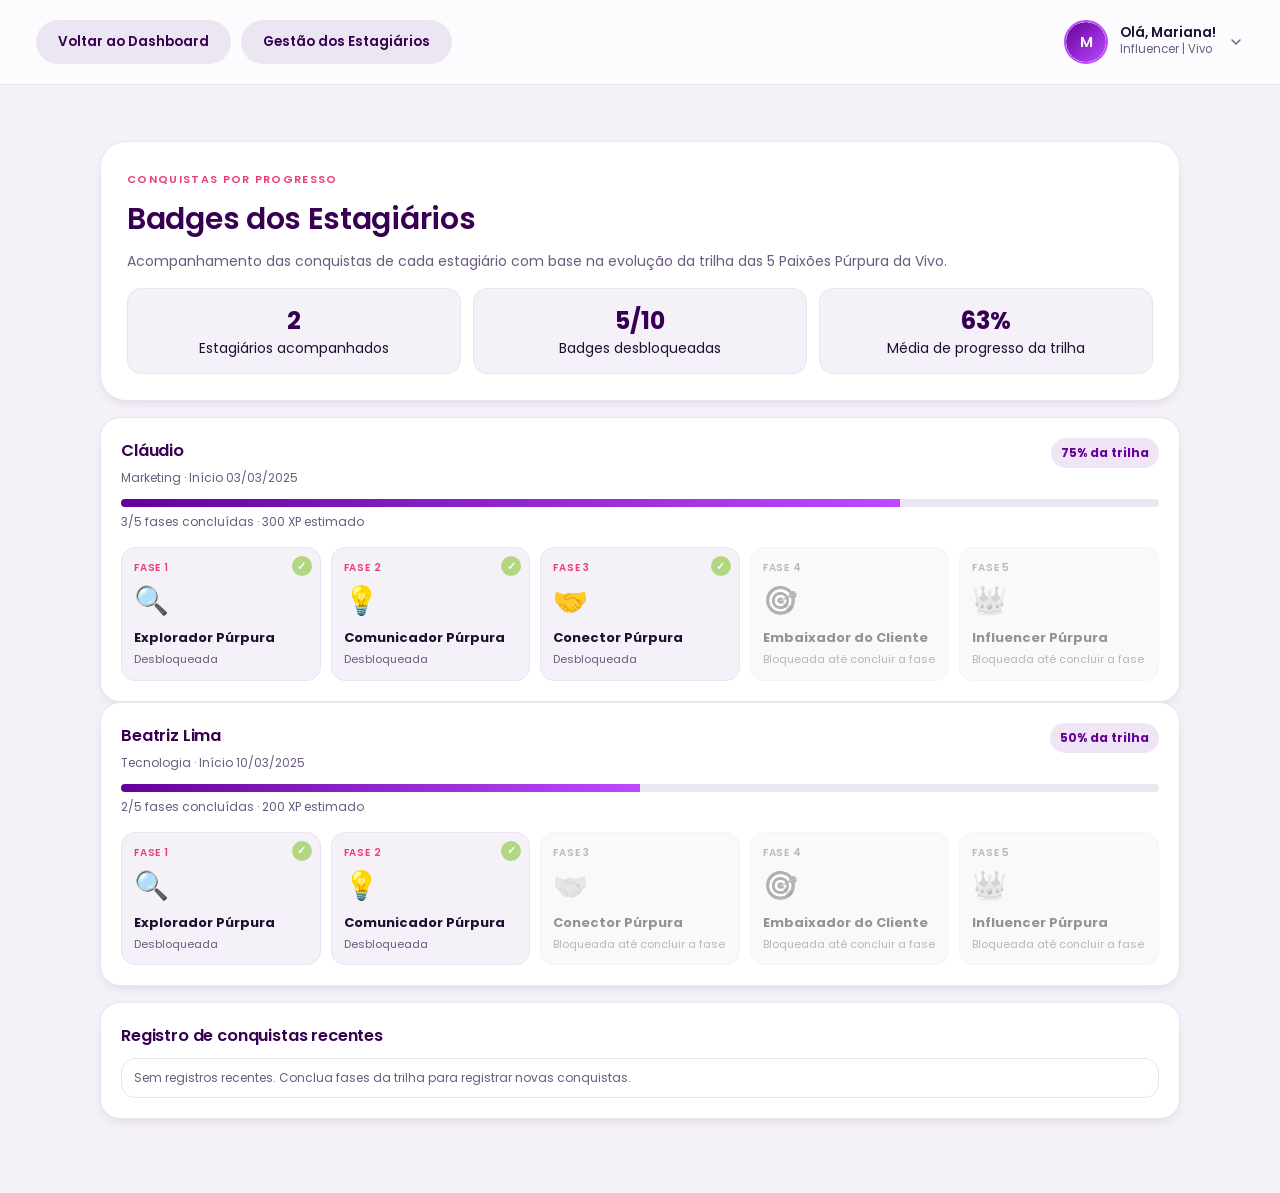
<file: hackathon-interface-INfluencer-main/HACKATHON/badges.html>
<!DOCTYPE html>
<html lang="pt-BR">
<head>
<meta charset="UTF-8">
<meta name="viewport" content="width=device-width, initial-scale=1.0">
<title>Conquistas dos Estagiários · Programa Influencer Vivo</title>
<link rel="preconnect" href="https://fonts.googleapis.com">
<link rel="preconnect" href="https://fonts.gstatic.com" crossorigin>
<link href="https://fonts.googleapis.com/css2?family=Poppins:wght@400;500;600;700&display=swap" rel="stylesheet">
<link rel="stylesheet" href="style.css">
<style>
  .ach-wrap{max-width:1080px;margin:26px auto;display:grid;gap:16px}
  .ach-head{background:#fff;border:1px solid var(--line);border-radius:var(--radius-xl);padding:26px;box-shadow:var(--shadow-sm)}
  .ach-kicker{font-size:11px;font-weight:600;letter-spacing:.12em;text-transform:uppercase;color:var(--vivo-magenta)}
  .ach-title{margin-top:8px;font-size:30px;color:var(--vivo-purple-dark)}
  .ach-desc{margin-top:8px;color:var(--ink-soft);line-height:1.6}
  .ach-stats{display:grid;grid-template-columns:repeat(auto-fit,minmax(180px,1fr));gap:12px;margin-top:16px}
  .ach-stat{background:var(--paper);border:1px solid var(--line);border-radius:var(--radius-md);padding:14px;text-align:center}
  .ach-stat strong{display:block;color:var(--vivo-purple-dark);font-size:24px}
  .intern-card{background:#fff;border:1px solid var(--line);border-radius:var(--radius-lg);padding:20px;box-shadow:var(--shadow-sm)}
  .intern-head{display:flex;justify-content:space-between;gap:14px;align-items:flex-start;flex-wrap:wrap}
  .intern-sub{font-size:12px;color:var(--ink-soft);margin-top:6px}
  .progress-chip{font-size:12px;font-weight:700;background:rgba(102,0,153,.1);color:var(--vivo-purple);padding:6px 10px;border-radius:999px}
  .bar{height:8px;background:var(--paper-deep);border-radius:999px;overflow:hidden;margin-top:12px}
  .bar > span{display:block;height:100%;background:linear-gradient(90deg,var(--vivo-purple),var(--vivo-purple-light))}
  .badge-grid{margin-top:16px;display:grid;grid-template-columns:repeat(auto-fit,minmax(160px,1fr));gap:10px}
  .badge-item{background:var(--paper);border:1px solid var(--line);border-radius:var(--radius-md);padding:12px;position:relative;min-height:120px}
  .badge-item.locked{opacity:.45;filter:grayscale(1)}
  .badge-phase{font-size:10px;text-transform:uppercase;letter-spacing:.08em;color:var(--vivo-magenta);font-weight:600}
  .badge-icon{font-size:28px;margin-top:4px}
  .badge-name{font-size:13px;font-weight:700;margin-top:6px;color:var(--ink)}
  .badge-note{font-size:11px;color:var(--ink-soft);margin-top:4px;line-height:1.4}
  .badge-ok{position:absolute;top:8px;right:8px;width:20px;height:20px;border-radius:50%;display:flex;align-items:center;justify-content:center;background:var(--vivo-green);color:#fff;font-size:11px;font-weight:700}
  .badge-item.locked .badge-ok{display:none}
  .log-list{margin-top:10px;display:grid;gap:8px}
  .log-item{background:#fff;border:1px solid var(--line);border-radius:var(--radius-md);padding:10px 12px;font-size:12px;color:var(--ink-soft)}
</style>
</head>
<body>
<div class="main" style="min-height:100vh;">
  <header class="topbar">
    <div style="display:flex;gap:10px;flex-wrap:wrap;">
      <a class="btn btn-secondary" href="index.html">Voltar ao Dashboard</a>
      <a class="btn btn-secondary" href="gestao-estagiarios.html">Gestão dos Estagiários</a>
    </div>
    <div class="spacer"></div>
    <div class="user-menu">
      <button class="user-chip user-menu-btn" type="button" aria-haspopup="menu" aria-expanded="false" title="Abrir menu do perfil">
        <svg class="avatar" viewBox="0 0 44 44" aria-hidden="true"><defs><linearGradient id="avBadge" x1="0" y1="0" x2="1" y2="1"><stop offset="0" stop-color="#660099"/><stop offset="1" stop-color="#BC4AFF"/></linearGradient></defs><rect width="44" height="44" rx="22" fill="url(#avBadge)"/><text x="22" y="28" font-family="Poppins" font-size="16" font-weight="600" fill="#fff" text-anchor="middle">M</text></svg>
        <div class="u-meta"><div class="u-name">Olá, Mariana!</div><div class="u-role">Influencer | Vivo</div></div>
        <svg class="chev" width="16" height="16" viewBox="0 0 24 24" fill="none" stroke="currentColor" stroke-width="2"><path stroke-linecap="round" stroke-linejoin="round" d="m6 9 6 6 6-6"/></svg>
      </button>
      <div class="user-dropdown" role="menu" aria-label="Menu do perfil">
        <a class="user-dropdown-item" href="meu-perfil.html" role="menuitem">Meu Perfil</a>
        <a class="user-dropdown-item" href="configuracao.html" role="menuitem">Configurações</a>
        <button class="user-dropdown-item" type="button" role="menuitem" data-action="switch-role">Trocar de Perfil</button>
      </div>
    </div>
  </header>
  <main class="content">
    <section class="ach-wrap">
      <div class="ach-head">
        <span class="ach-kicker">Conquistas por progresso</span>
        <h1 class="ach-title">Badges dos Estagiários</h1>
        <p class="ach-desc">Acompanhamento das conquistas de cada estagiário com base na evolução da trilha das 5 Paixões Púrpura da Vivo.</p>
        <div class="ach-stats" id="globalStats"></div>
      </div>

      <div id="internsAchievements"></div>

      <div class="intern-card">
        <h3 style="color:var(--vivo-purple-dark)">Registro de conquistas recentes</h3>
        <div class="log-list" id="achievementLog"></div>
      </div>
    </section>
  </main>
</div>

<script src="data.js"></script>
<script src="script.js"></script>
<script>
(function initInternBadges(){
  const influencerId = localStorage.getItem('vivo_user_id') || 'u-001';
  const interns = (typeof getInternsForInfluencer === 'function') ? getInternsForInfluencer(influencerId) : [];
  const stages = Array.isArray(TRILHA_STAGES) ? TRILHA_STAGES : [];

  const wrap = document.getElementById('internsAchievements');
  const stats = document.getElementById('globalStats');
  const log = document.getElementById('achievementLog');

  function progressToCompleted(progressPct){
    const safe = Math.max(0, Math.min(100, Number(progressPct || 0)));
    return Math.floor((safe / 100) * stages.length);
  }

  const totals = {
    interns: interns.length,
    unlocked: 0,
    possible: interns.length * stages.length,
    avg: interns.length ? Math.round(interns.reduce((s, i) => s + Number(i.progress || 0), 0) / interns.length) : 0
  };

  if (!interns.length || !stages.length) {
    wrap.innerHTML = '<div class="intern-card"><p style="color:var(--ink-soft)">Sem dados de estagiários ou fases da trilha para exibir conquistas.</p></div>';
    stats.innerHTML = '';
    log.innerHTML = '<div class="log-item">Sem registros disponíveis.</div>';
    return;
  }

  wrap.innerHTML = interns.map(intern => {
    const completed = progressToCompleted(intern.progress);
    const points = completed * 100;
    totals.unlocked += completed;

    const badgeCards = stages.map((stage, index) => {
      const unlocked = index < completed;
      const phaseName = stage.eyebrow || `Fase ${index + 1}`;
      const badgeRaw = stage.badge || 'Badge Púrpura';
      const parts = badgeRaw.split(' ');
      const icon = parts[0] || '⭐';
      const name = parts.slice(1).join(' ') || badgeRaw;

      return `
        <article class="badge-item ${unlocked ? '' : 'locked'}">
          ${unlocked ? '<span class="badge-ok">✓</span>' : ''}
          <div class="badge-phase">${phaseName}</div>
          <div class="badge-icon">${icon}</div>
          <div class="badge-name">${name}</div>
          <div class="badge-note">${unlocked ? 'Desbloqueada' : 'Bloqueada até concluir a fase'}</div>
        </article>
      `;
    }).join('');

    return `
      <section class="intern-card">
        <div class="intern-head">
          <div>
            <h3 style="margin:0;color:var(--vivo-purple-dark)">${intern.name}</h3>
            <div class="intern-sub">${intern.area} · Início ${intern.startDate}</div>
          </div>
          <span class="progress-chip">${intern.progress}% da trilha</span>
        </div>
        <div class="bar"><span style="width:${intern.progress}%"></span></div>
        <div class="intern-sub">${completed}/${stages.length} fases concluídas · ${points} XP estimado</div>
        <div class="badge-grid">${badgeCards}</div>
      </section>
    `;
  }).join('');

  stats.innerHTML = `
    <article class="ach-stat"><strong>${totals.interns}</strong><span>Estagiários acompanhados</span></article>
    <article class="ach-stat"><strong>${totals.unlocked}/${totals.possible}</strong><span>Badges desbloqueadas</span></article>
    <article class="ach-stat"><strong>${totals.avg}%</strong><span>Média de progresso da trilha</span></article>
  `;

  let history = [];
  try {
    const raw = localStorage.getItem('vivo_conquistas_registro');
    history = raw ? JSON.parse(raw) : [];
  } catch (e) {
    history = [];
  }

  if (!Array.isArray(history) || !history.length) {
    log.innerHTML = '<div class="log-item">Sem registros recentes. Conclua fases da trilha para registrar novas conquistas.</div>';
    return;
  }

  const top = history.slice().sort((a, b) => new Date(b.completedAt) - new Date(a.completedAt)).slice(0, 6);
  log.innerHTML = top.map(item => `
    <div class="log-item">
      <strong style="color:var(--ink)">${item.title}</strong> · +${item.xp} XP · ${new Date(item.completedAt).toLocaleDateString('pt-BR')}
    </div>
  `).join('');
})();
</script>
</body>
</html>
</file>
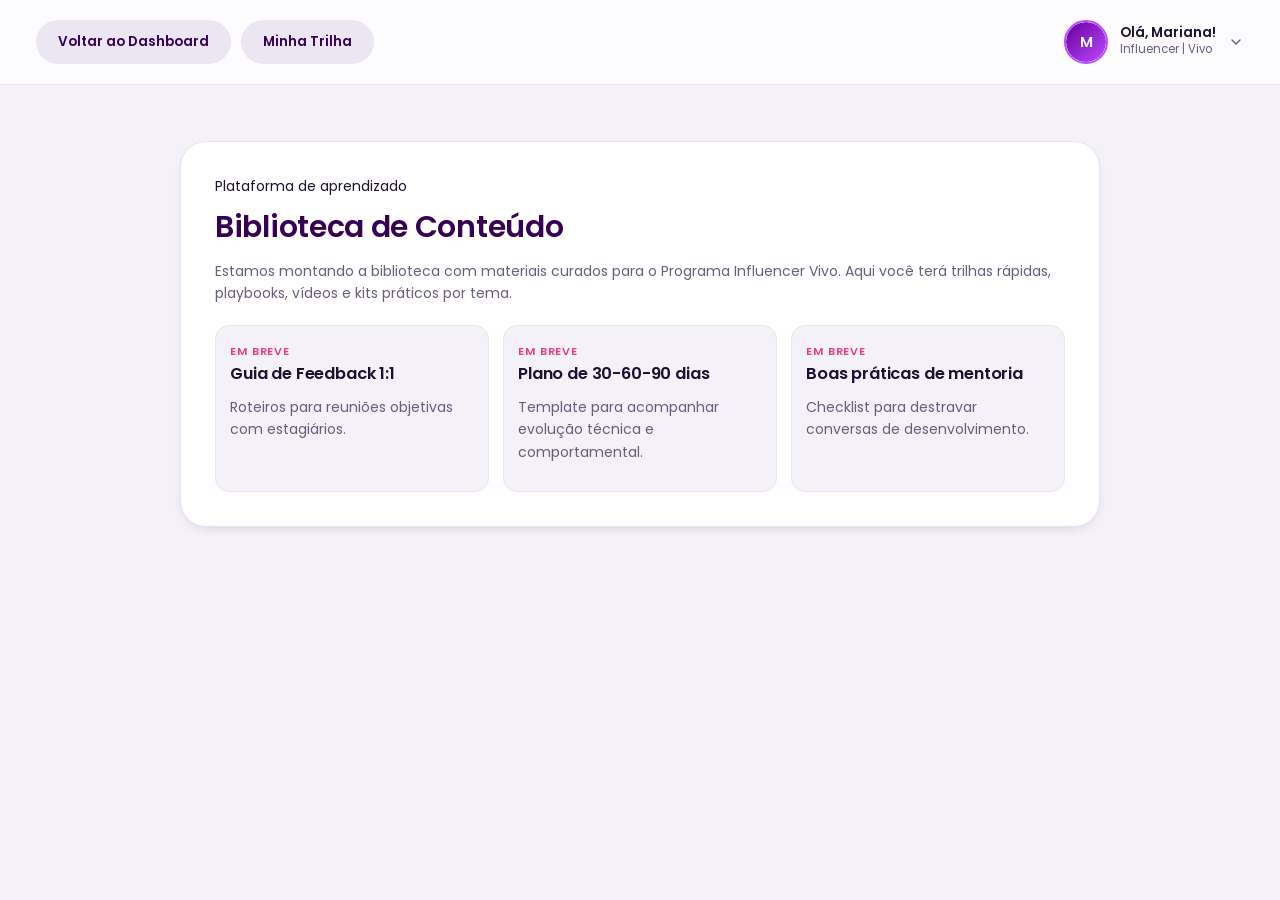
<file: hackathon-interface-INfluencer-main/HACKATHON/biblioteca-conteudo.html>
<!DOCTYPE html>
<html lang="pt-BR">
<head>
<meta charset="UTF-8">
<meta name="viewport" content="width=device-width, initial-scale=1.0">
<title>Biblioteca de Conteúdo · Em construção</title>
<link rel="preconnect" href="https://fonts.googleapis.com">
<link rel="preconnect" href="https://fonts.gstatic.com" crossorigin>
<link href="https://fonts.googleapis.com/css2?family=Poppins:wght@400;500;600;700&display=swap" rel="stylesheet">
<link rel="stylesheet" href="style.css">
<style>
  .build-wrap{max-width:920px;margin:26px auto;background:#fff;border:1px solid var(--line);border-radius:var(--radius-xl);padding:34px;box-shadow:var(--shadow-sm)}
  .build-title{margin-top:8px;font-size:30px;color:var(--vivo-purple-dark)}
  .build-desc{margin-top:10px;font-size:14px;line-height:1.6;color:var(--ink-soft)}
  .preview-grid{display:grid;grid-template-columns:repeat(auto-fit,minmax(220px,1fr));gap:14px;margin-top:20px}
  .preview-item{background:var(--paper);border:1px solid var(--line);border-radius:var(--radius-md);padding:14px}
  .preview-item span{font-size:11px;color:var(--vivo-magenta);font-weight:600;letter-spacing:.08em;text-transform:uppercase}
</style>
</head>
<body>
<div class="main" style="min-height:100vh;">
  <header class="topbar">
    <div style="display:flex;gap:10px;flex-wrap:wrap;">
      <a class="btn btn-secondary" href="index.html">Voltar ao Dashboard</a>
      <a class="btn btn-secondary" href="trilha.html">Minha Trilha</a>
    </div>
    <div class="spacer"></div>
    <div class="user-menu">
      <button class="user-chip user-menu-btn" type="button" aria-haspopup="menu" aria-expanded="false" title="Abrir menu do perfil">
        <svg class="avatar" viewBox="0 0 44 44" aria-hidden="true"><defs><linearGradient id="avBib" x1="0" y1="0" x2="1" y2="1"><stop offset="0" stop-color="#660099"/><stop offset="1" stop-color="#BC4AFF"/></linearGradient></defs><rect width="44" height="44" rx="22" fill="url(#avBib)"/><text x="22" y="28" font-family="Poppins" font-size="16" font-weight="600" fill="#fff" text-anchor="middle">M</text></svg>
        <div class="u-meta"><div class="u-name">Olá, Mariana!</div><div class="u-role">Influencer | Vivo</div></div>
        <svg class="chev" width="16" height="16" viewBox="0 0 24 24" fill="none" stroke="currentColor" stroke-width="2"><path stroke-linecap="round" stroke-linejoin="round" d="m6 9 6 6 6-6"/></svg>
      </button>
      <div class="user-dropdown" role="menu" aria-label="Menu do perfil">
        <a class="user-dropdown-item" href="meu-perfil.html" role="menuitem">Meu Perfil</a>
        <a class="user-dropdown-item" href="configuracao.html" role="menuitem">Configurações</a>
        <button class="user-dropdown-item" type="button" role="menuitem" data-action="switch-role">Trocar de Perfil</button>
      </div>
    </div>
  </header>
  <main class="content">
    <section class="build-wrap">
      <span class="build-kicker">Plataforma de aprendizado</span>
      <h1 class="build-title">Biblioteca de Conteúdo</h1>
      <p class="build-desc">Estamos montando a biblioteca com materiais curados para o Programa Influencer Vivo. Aqui você terá trilhas rápidas, playbooks, vídeos e kits práticos por tema.</p>
      <div class="preview-grid">
        <article class="preview-item"><span>Em breve</span><h3>Guia de Feedback 1:1</h3><p class="build-desc">Roteiros para reuniões objetivas com estagiários.</p></article>
        <article class="preview-item"><span>Em breve</span><h3>Plano de 30-60-90 dias</h3><p class="build-desc">Template para acompanhar evolução técnica e comportamental.</p></article>
        <article class="preview-item"><span>Em breve</span><h3>Boas práticas de mentoria</h3><p class="build-desc">Checklist para destravar conversas de desenvolvimento.</p></article>
      </div>
    </section>
  </main>
</div>
<script src="data.js"></script>
<script src="script.js"></script>
</body>
</html>
</file>
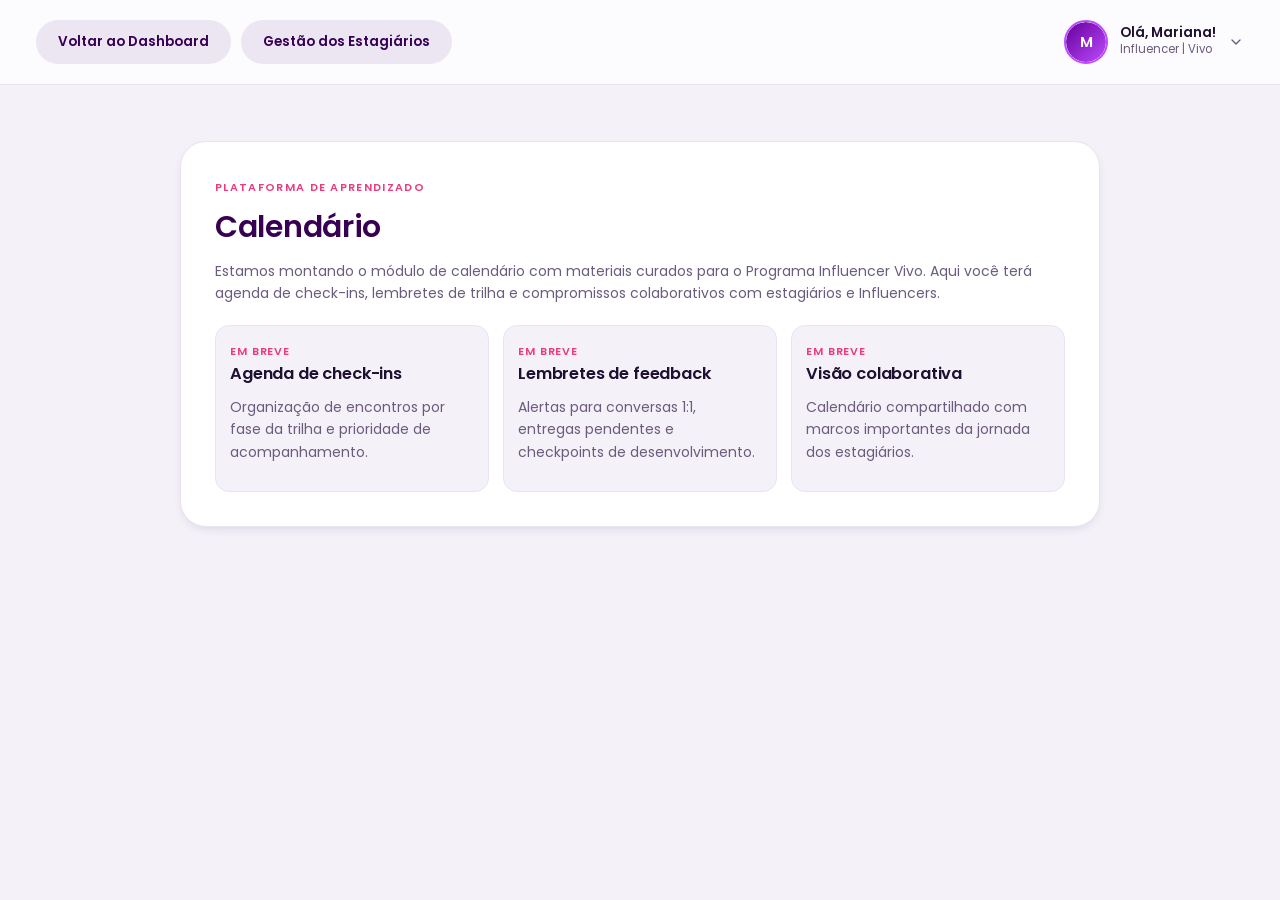
<file: hackathon-interface-INfluencer-main/HACKATHON/calendario.html>
<!DOCTYPE html>
<html lang="pt-BR">
<head>
<meta charset="UTF-8">
<meta name="viewport" content="width=device-width, initial-scale=1.0">
<title>Calendário · Em construção</title>
<link rel="preconnect" href="https://fonts.googleapis.com">
<link rel="preconnect" href="https://fonts.gstatic.com" crossorigin>
<link href="https://fonts.googleapis.com/css2?family=Poppins:wght@400;500;600;700&display=swap" rel="stylesheet">
<link rel="stylesheet" href="style.css">
<style>
  .build-wrap{max-width:920px;margin:26px auto;background:#fff;border:1px solid var(--line);border-radius:var(--radius-xl);padding:34px;box-shadow:var(--shadow-sm)}
  .build-kicker{font-size:11px;font-weight:600;letter-spacing:.12em;text-transform:uppercase;color:var(--vivo-magenta)}
  .build-title{margin-top:8px;font-size:30px;color:var(--vivo-purple-dark)}
  .build-desc{margin-top:10px;font-size:14px;line-height:1.6;color:var(--ink-soft)}
  .preview-grid{display:grid;grid-template-columns:repeat(auto-fit,minmax(220px,1fr));gap:14px;margin-top:20px}
  .preview-item{background:var(--paper);border:1px solid var(--line);border-radius:var(--radius-md);padding:14px}
  .preview-item span{font-size:11px;color:var(--vivo-magenta);font-weight:600;letter-spacing:.08em;text-transform:uppercase}
</style>
</head>
<body>
<div class="main" style="min-height:100vh;">
  <header class="topbar">
    <div style="display:flex;gap:10px;flex-wrap:wrap;">
      <a class="btn btn-secondary" href="index.html">Voltar ao Dashboard</a>
      <a class="btn btn-secondary" href="gestao-estagiarios.html">Gestão dos Estagiários</a>
    </div>
    <div class="spacer"></div>
    <div class="user-menu">
      <button class="user-chip user-menu-btn" type="button" aria-haspopup="menu" aria-expanded="false" title="Abrir menu do perfil">
        <svg class="avatar" viewBox="0 0 44 44" aria-hidden="true"><defs><linearGradient id="avCal" x1="0" y1="0" x2="1" y2="1"><stop offset="0" stop-color="#660099"/><stop offset="1" stop-color="#BC4AFF"/></linearGradient></defs><rect width="44" height="44" rx="22" fill="url(#avCal)"/><text x="22" y="28" font-family="Poppins" font-size="16" font-weight="600" fill="#fff" text-anchor="middle">M</text></svg>
        <div class="u-meta"><div class="u-name">Olá, Mariana!</div><div class="u-role">Influencer | Vivo</div></div>
        <svg class="chev" width="16" height="16" viewBox="0 0 24 24" fill="none" stroke="currentColor" stroke-width="2"><path stroke-linecap="round" stroke-linejoin="round" d="m6 9 6 6 6-6"/></svg>
      </button>
      <div class="user-dropdown" role="menu" aria-label="Menu do perfil">
        <a class="user-dropdown-item" href="meu-perfil.html" role="menuitem">Meu Perfil</a>
        <a class="user-dropdown-item" href="configuracao.html" role="menuitem">Configurações</a>
        <button class="user-dropdown-item" type="button" role="menuitem" data-action="switch-role">Trocar de Perfil</button>
      </div>
    </div>
  </header>
  <main class="content">
    <section class="build-wrap">
      <span class="build-kicker">Plataforma de aprendizado</span>
      <h1 class="build-title">Calendário</h1>
      <p class="build-desc">Estamos montando o módulo de calendário com materiais curados para o Programa Influencer Vivo. Aqui você terá agenda de check-ins, lembretes de trilha e compromissos colaborativos com estagiários e Influencers.</p>
      <div class="preview-grid">
        <article class="preview-item"><span>Em breve</span><h3>Agenda de check-ins</h3><p class="build-desc">Organização de encontros por fase da trilha e prioridade de acompanhamento.</p></article>
        <article class="preview-item"><span>Em breve</span><h3>Lembretes de feedback</h3><p class="build-desc">Alertas para conversas 1:1, entregas pendentes e checkpoints de desenvolvimento.</p></article>
        <article class="preview-item"><span>Em breve</span><h3>Visão colaborativa</h3><p class="build-desc">Calendário compartilhado com marcos importantes da jornada dos estagiários.</p></article>
      </div>
    </section>
  </main>
</div>
<script src="data.js"></script>
<script src="script.js"></script>
</body>
</html>
</file>
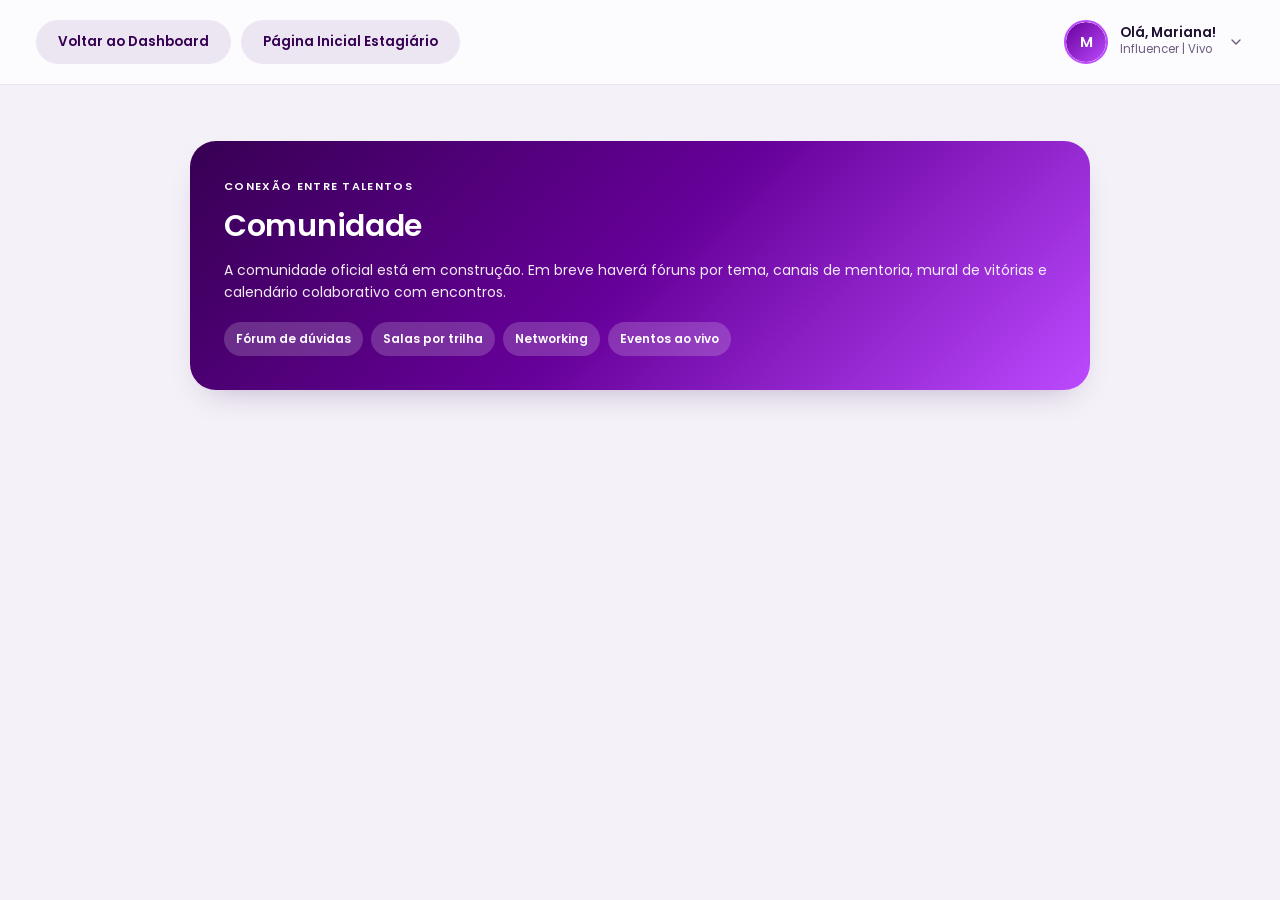
<file: hackathon-interface-INfluencer-main/HACKATHON/comunidade.html>
<!DOCTYPE html>
<html lang="pt-BR">
<head>
<meta charset="UTF-8">
<meta name="viewport" content="width=device-width, initial-scale=1.0">
<title>Comunidade · Em construção</title>
<link rel="preconnect" href="https://fonts.googleapis.com">
<link rel="preconnect" href="https://fonts.gstatic.com" crossorigin>
<link href="https://fonts.googleapis.com/css2?family=Poppins:wght@400;500;600;700&display=swap" rel="stylesheet">
<link rel="stylesheet" href="style.css">
<style>
  .build-wrap{max-width:900px;margin:26px auto;border-radius:var(--radius-xl);padding:34px;color:#fff;background:linear-gradient(135deg,var(--vivo-purple-dark),var(--vivo-purple),var(--vivo-purple-light));box-shadow:var(--shadow)}
  .build-title{margin-top:8px;font-size:30px}
  .build-desc{margin-top:10px;font-size:14px;line-height:1.6;color:rgba(255,255,255,.92)}
  .chips{display:flex;gap:8px;flex-wrap:wrap;margin-top:18px}
  .chip{padding:8px 12px;border-radius:999px;background:rgba(255,255,255,.18);font-size:12px;font-weight:600}
</style>
</head>
<body>
<div class="main" style="min-height:100vh;">
  <header class="topbar">
    <div style="display:flex;gap:10px;flex-wrap:wrap;">
      <a class="btn btn-secondary" href="index.html">Voltar ao Dashboard</a>
      <a class="btn btn-secondary" href="estagiario-dashboard.html">Página Inicial Estagiário</a>
    </div>
    <div class="spacer"></div>
    <div class="user-menu">
      <button class="user-chip user-menu-btn" type="button" aria-haspopup="menu" aria-expanded="false" title="Abrir menu do perfil">
        <svg class="avatar" viewBox="0 0 44 44" aria-hidden="true"><defs><linearGradient id="avCom" x1="0" y1="0" x2="1" y2="1"><stop offset="0" stop-color="#660099"/><stop offset="1" stop-color="#BC4AFF"/></linearGradient></defs><rect width="44" height="44" rx="22" fill="url(#avCom)"/><text x="22" y="28" font-family="Poppins" font-size="16" font-weight="600" fill="#fff" text-anchor="middle">M</text></svg>
        <div class="u-meta"><div class="u-name">Olá, Mariana!</div><div class="u-role">Influencer | Vivo</div></div>
        <svg class="chev" width="16" height="16" viewBox="0 0 24 24" fill="none" stroke="currentColor" stroke-width="2"><path stroke-linecap="round" stroke-linejoin="round" d="m6 9 6 6 6-6"/></svg>
      </button>
      <div class="user-dropdown" role="menu" aria-label="Menu do perfil">
        <a class="user-dropdown-item" href="meu-perfil.html" role="menuitem">Meu Perfil</a>
        <a class="user-dropdown-item" href="configuracao.html" role="menuitem">Configurações</a>
        <button class="user-dropdown-item" type="button" role="menuitem" data-action="switch-role">Trocar de Perfil</button>
      </div>
    </div>
  </header>
  <main class="content">
    <section class="build-wrap">
      <span style="font-size:11px;letter-spacing:.12em;text-transform:uppercase;font-weight:600;">Conexão entre talentos</span>
      <h1 class="build-title">Comunidade</h1>
      <p class="build-desc">A comunidade oficial está em construção. Em breve haverá fóruns por tema, canais de mentoria, mural de vitórias e calendário colaborativo com encontros.</p>
      <div class="chips">
        <span class="chip">Fórum de dúvidas</span>
        <span class="chip">Salas por trilha</span>
        <span class="chip">Networking</span>
        <span class="chip">Eventos ao vivo</span>
      </div>
    </section>
  </main>
</div>
<script src="data.js"></script>
<script src="script.js"></script>
</body>
</html>
</file>
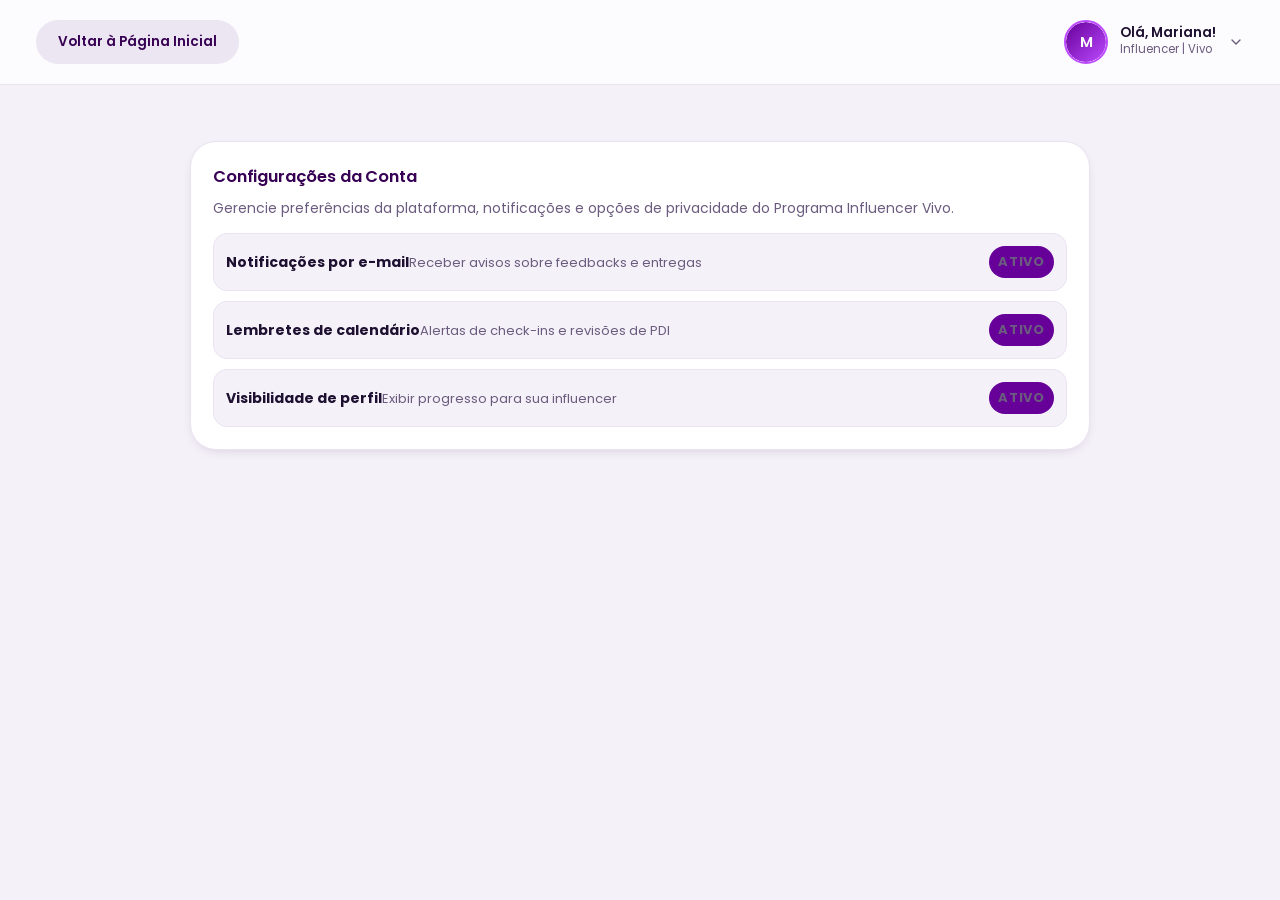
<file: hackathon-interface-INfluencer-main/HACKATHON/configuracao.html>
<!DOCTYPE html>
<html lang="pt-BR">
<head>
<meta charset="UTF-8">
<meta name="viewport" content="width=device-width, initial-scale=1.0">
<title>Configurações · Programa Influencer Vivo</title>
<link rel="preconnect" href="https://fonts.googleapis.com">
<link rel="preconnect" href="https://fonts.gstatic.com" crossorigin>
<link href="https://fonts.googleapis.com/css2?family=Poppins:wght@400;500;600;700&display=swap" rel="stylesheet">
<link rel="stylesheet" href="style.css">
<style>
  .config-wrap{max-width:900px;margin:26px auto;display:grid;gap:14px}
  .config-card{background:#fff;border:1px solid var(--line);border-radius:var(--radius-xl);padding:22px;box-shadow:var(--shadow-sm)}
  .config-title{margin:0;color:var(--vivo-purple-dark)}
  .config-note{margin-top:8px;color:var(--ink-soft);line-height:1.6}
  .config-list{margin-top:14px;display:grid;gap:10px}
  .config-row{display:flex;justify-content:space-between;align-items:center;gap:12px;background:var(--paper);border:1px solid var(--line);border-radius:var(--radius-md);padding:12px}
  .config-row span{color:var(--ink-soft);font-size:13px}
  .tag{font-size:11px;font-weight:700;letter-spacing:.06em;text-transform:uppercase;color:#fff;background:var(--vivo-purple);padding:6px 9px;border-radius:999px}
</style>
</head>
<body>
<div class="main" style="min-height:100vh;">
  <header class="topbar">
    <a class="btn btn-secondary" href="index.html">Voltar à Página Inicial</a>
    <div class="spacer"></div>
    <div class="user-menu">
      <button class="user-chip user-menu-btn" type="button" aria-haspopup="menu" aria-expanded="false" title="Abrir menu do perfil">
        <svg class="avatar" viewBox="0 0 44 44" aria-hidden="true"><defs><linearGradient id="avCfg" x1="0" y1="0" x2="1" y2="1"><stop offset="0" stop-color="#660099"/><stop offset="1" stop-color="#BC4AFF"/></linearGradient></defs><rect width="44" height="44" rx="22" fill="url(#avCfg)"/><text x="22" y="28" font-family="Poppins" font-size="16" font-weight="600" fill="#fff" text-anchor="middle">M</text></svg>
        <div class="u-meta"><div class="u-name">Olá, Mariana!</div><div class="u-role">Influencer | Vivo</div></div>
        <svg class="chev" width="16" height="16" viewBox="0 0 24 24" fill="none" stroke="currentColor" stroke-width="2"><path stroke-linecap="round" stroke-linejoin="round" d="m6 9 6 6 6-6"/></svg>
      </button>
      <div class="user-dropdown" role="menu" aria-label="Menu do perfil">
        <a class="user-dropdown-item" href="meu-perfil.html" role="menuitem">Meu Perfil</a>
        <a class="user-dropdown-item" href="configuracao.html" role="menuitem">Configurações</a>
        <button class="user-dropdown-item" type="button" role="menuitem" data-action="switch-role">Trocar de Perfil</button>
      </div>
    </div>
  </header>

  <main class="content">
    <section class="config-wrap">
      <article class="config-card">
        <h1 class="config-title">Configurações da Conta</h1>
        <p class="config-note">Gerencie preferências da plataforma, notificações e opções de privacidade do Programa Influencer Vivo.</p>
        <div class="config-list">
          <div class="config-row"><div><strong>Notificações por e-mail</strong><span>Receber avisos sobre feedbacks e entregas</span></div><span class="tag">Ativo</span></div>
          <div class="config-row"><div><strong>Lembretes de calendário</strong><span>Alertas de check-ins e revisões de PDI</span></div><span class="tag">Ativo</span></div>
          <div class="config-row"><div><strong>Visibilidade de perfil</strong><span>Exibir progresso para sua influencer</span></div><span class="tag">Ativo</span></div>
        </div>
      </article>
    </section>
  </main>
</div>
<script src="data.js"></script>
<script src="script.js"></script>
</body>
</html>
</file>
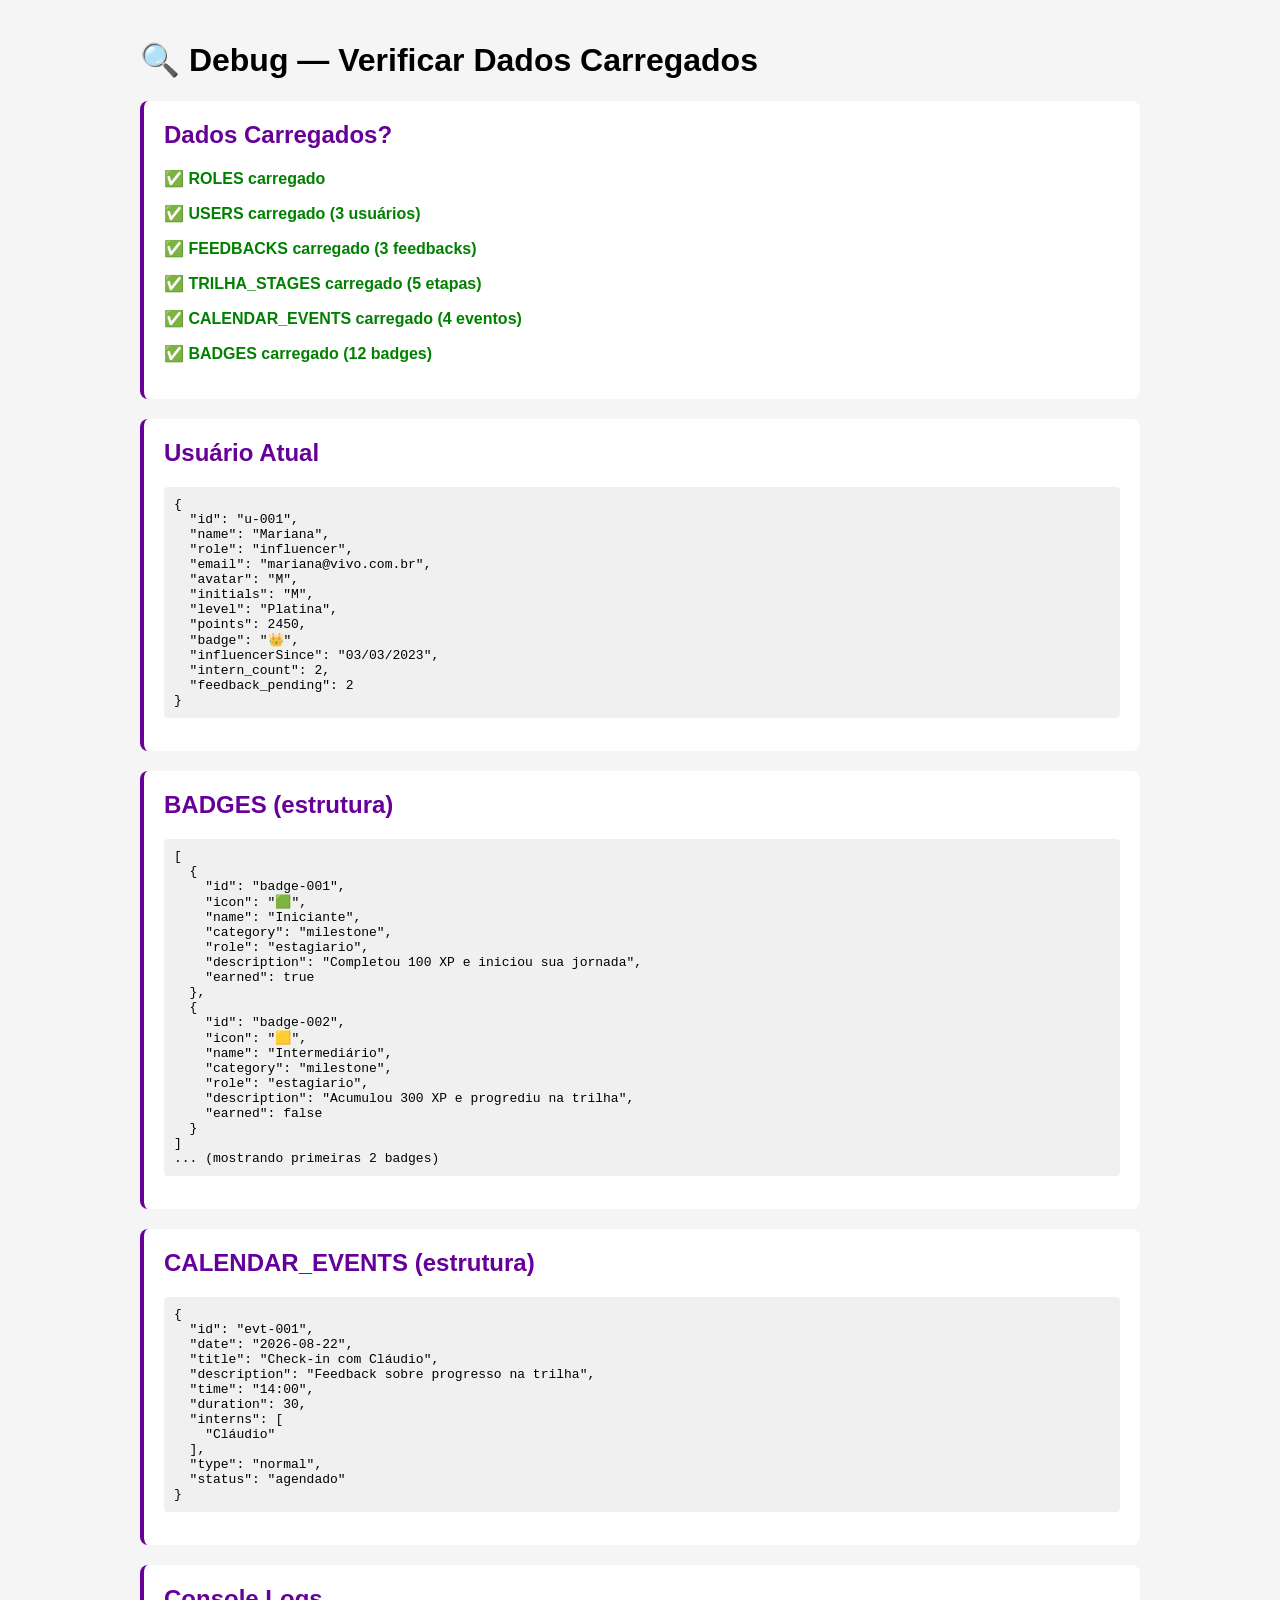
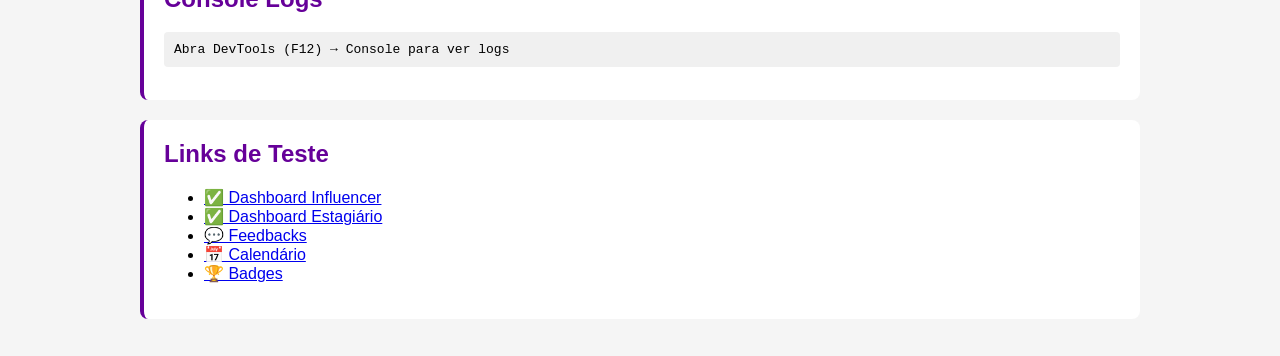
<file: hackathon-interface-INfluencer-main/HACKATHON/debug.html>
<!DOCTYPE html>
<html lang="pt-BR">
<head>
  <meta charset="UTF-8">
  <title>Debug — Verificar Dados</title>
  <style>
    body {
      font-family: Arial, sans-serif;
      background: #f5f5f5;
      padding: 20px;
      max-width: 1000px;
      margin: 0 auto;
    }
    .section {
      background: white;
      padding: 20px;
      margin-bottom: 20px;
      border-radius: 8px;
      border-left: 4px solid #660099;
    }
    h2 {
      color: #660099;
      margin-top: 0;
    }
    pre {
      background: #f0f0f0;
      padding: 10px;
      border-radius: 4px;
      overflow-x: auto;
    }
    .ok { color: green; font-weight: bold; }
    .error { color: red; font-weight: bold; }
  </style>
</head>
<body>

<h1>🔍 Debug — Verificar Dados Carregados</h1>

<div class="section">
  <h2>Dados Carregados?</h2>
  <p id="status-roles" class="error">❌ Verificando ROLES...</p>
  <p id="status-users" class="error">❌ Verificando USERS...</p>
  <p id="status-feedbacks" class="error">❌ Verificando FEEDBACKS...</p>
  <p id="status-trilha" class="error">❌ Verificando TRILHA_STAGES...</p>
  <p id="status-calendar" class="error">❌ Verificando CALENDAR_EVENTS...</p>
  <p id="status-badges" class="error">❌ Verificando BADGES...</p>
</div>

<div class="section">
  <h2>Usuário Atual</h2>
  <pre id="current-user">Carregando...</pre>
</div>

<div class="section">
  <h2>BADGES (estrutura)</h2>
  <pre id="badges-data">Carregando...</pre>
</div>

<div class="section">
  <h2>CALENDAR_EVENTS (estrutura)</h2>
  <pre id="calendar-data">Carregando...</pre>
</div>

<div class="section">
  <h2>Console Logs</h2>
  <pre id="console-logs">Abra DevTools (F12) → Console para ver logs</pre>
</div>

<div class="section">
  <h2>Links de Teste</h2>
  <ul>
    <li><a href="index.html">✅ Dashboard Influencer</a></li>
    <li><a href="estagiario-dashboard.html">✅ Dashboard Estagiário</a></li>
    <li><a href="feedbacks.html">💬 Feedbacks</a></li>
    <li><a href="calendario.html">📅 Calendário</a></li>
    <li><a href="badges.html">🏆 Badges</a></li>
  </ul>
</div>

<script src="data.js"></script>
<script>
  // Verificar dados
  document.getElementById('status-roles').innerHTML = 
    typeof ROLES !== 'undefined' && ROLES.INFLUENCER 
      ? '<span class="ok">✅ ROLES carregado</span>' 
      : '<span class="error">❌ ROLES não encontrado</span>';

  document.getElementById('status-users').innerHTML = 
    typeof USERS !== 'undefined' && Object.keys(USERS).length > 0
      ? `<span class="ok">✅ USERS carregado (${Object.keys(USERS).length} usuários)</span>`
      : '<span class="error">❌ USERS não encontrado</span>';

  document.getElementById('status-feedbacks').innerHTML = 
    typeof FEEDBACKS !== 'undefined' && FEEDBACKS.length > 0
      ? `<span class="ok">✅ FEEDBACKS carregado (${FEEDBACKS.length} feedbacks)</span>`
      : '<span class="error">❌ FEEDBACKS não encontrado</span>';

  document.getElementById('status-trilha').innerHTML = 
    typeof TRILHA_STAGES !== 'undefined' && TRILHA_STAGES.length > 0
      ? `<span class="ok">✅ TRILHA_STAGES carregado (${TRILHA_STAGES.length} etapas)</span>`
      : '<span class="error">❌ TRILHA_STAGES não encontrado</span>';

  document.getElementById('status-calendar').innerHTML = 
    typeof CALENDAR_EVENTS !== 'undefined' && CALENDAR_EVENTS.length > 0
      ? `<span class="ok">✅ CALENDAR_EVENTS carregado (${CALENDAR_EVENTS.length} eventos)</span>`
      : '<span class="error">❌ CALENDAR_EVENTS não encontrado</span>';

  document.getElementById('status-badges').innerHTML = 
    typeof BADGES !== 'undefined' && BADGES.length > 0
      ? `<span class="ok">✅ BADGES carregado (${BADGES.length} badges)</span>`
      : '<span class="error">❌ BADGES não encontrado</span>';

  // Verificar usuário atual
  if (typeof loadCurrentUser === 'function') {
    const user = loadCurrentUser();
    document.getElementById('current-user').textContent = JSON.stringify(user, null, 2);
  } else {
    document.getElementById('current-user').textContent = 'Função loadCurrentUser não encontrada';
  }

  // Mostrar estrutura de BADGES
  if (typeof BADGES !== 'undefined') {
    document.getElementById('badges-data').textContent = JSON.stringify(BADGES.slice(0, 2), null, 2) + '\n... (mostrando primeiras 2 badges)';
  }

  // Mostrar estrutura de CALENDAR_EVENTS
  if (typeof CALENDAR_EVENTS !== 'undefined') {
    document.getElementById('calendar-data').textContent = JSON.stringify(CALENDAR_EVENTS[0], null, 2);
  }

  console.log('✅ ROLES:', ROLES);
  console.log('✅ USERS:', USERS);
  console.log('✅ FEEDBACKS:', FEEDBACKS);
  console.log('✅ TRILHA_STAGES:', TRILHA_STAGES);
  console.log('✅ CALENDAR_EVENTS:', CALENDAR_EVENTS);
  console.log('✅ BADGES:', BADGES);
</script>

</body>
</html>
</file>
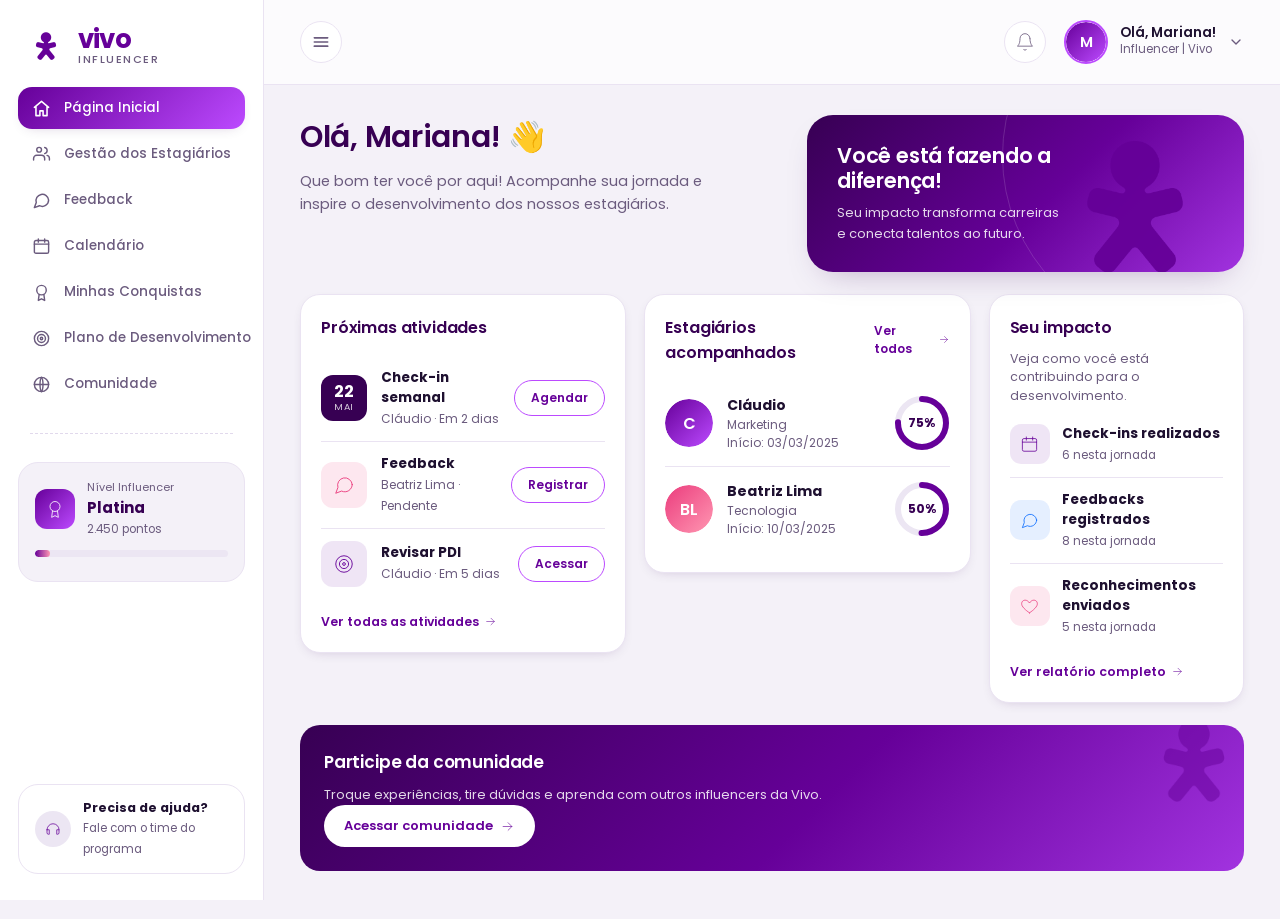
<file: hackathon-interface-INfluencer-main/HACKATHON/estagiario-dashboard.html>
<!DOCTYPE html>
<html lang="pt-BR">
<head>
<meta charset="UTF-8">
<meta name="viewport" content="width=device-width, initial-scale=1.0">
<title>Página Inicial · Estagiário · Programa Influencer Vivo</title>
<link rel="preconnect" href="https://fonts.googleapis.com">
<link rel="preconnect" href="https://fonts.gstatic.com" crossorigin>
<link href="https://fonts.googleapis.com/css2?family=Poppins:wght@400;500;600;700&display=swap" rel="stylesheet">
<link rel="stylesheet" href="style.css">
</head>
<body>

<!-- Símbolos SVG reutilizáveis (ícones MarcaVivo) -->
<svg width="0" height="0" style="position:absolute" aria-hidden="true">
  <defs>
    <symbol id="vivinho" viewBox="0 0 64 64">
      <circle cx="32" cy="12" r="10" fill="currentColor"/>
      <rect x="24" y="20" width="16" height="20" rx="8" fill="currentColor"/>
      <rect x="6" y="24" width="30" height="11" rx="5.5" transform="rotate(12 6 24)" fill="currentColor"/>
      <rect x="28" y="18" width="30" height="11" rx="5.5" transform="rotate(-12 28 18)" fill="currentColor"/>
      <rect x="21" y="34" width="12" height="28" rx="6" transform="rotate(39 21 34)" fill="currentColor"/>
      <rect x="31" y="34" width="12" height="28" rx="6" transform="rotate(-39 31 34)" fill="currentColor"/>
    </symbol>
    <symbol id="i-home" viewBox="0 0 24 24" fill="none" stroke="currentColor"><path stroke-linecap="round" stroke-linejoin="round" d="M3 10.5 12 3l9 7.5M5 9.5V21h5v-6h4v6h5V9.5"/></symbol>
    <symbol id="i-trail" viewBox="0 0 24 24" fill="none" stroke="currentColor"><path stroke-linecap="round" stroke-linejoin="round" d="M4 4v14a2 2 0 0 0 2 2h14M4 4h9M4 9h6M4 14h9"/></symbol>
    <symbol id="i-users" viewBox="0 0 24 24" fill="none" stroke="currentColor"><path stroke-linecap="round" stroke-linejoin="round" d="M16 19v-2a4 4 0 0 0-4-4H6a4 4 0 0 0-4 4v2M9 9a3 3 0 1 0 0-6 3 3 0 0 0 0 6zm13 10v-2a4 4 0 0 0-3-3.9M16 3.1a4 4 0 0 1 0 7.8"/></symbol>
    <symbol id="i-chat" viewBox="0 0 24 24" fill="none" stroke="currentColor"><path stroke-linecap="round" stroke-linejoin="round" d="M21 11.5a8 8 0 0 1-11.6 7.1L3 21l2.4-6.4A8 8 0 1 1 21 11.5z"/></symbol>
    <symbol id="i-target" viewBox="0 0 24 24" fill="none" stroke="currentColor"><circle cx="12" cy="12" r="9"/><circle cx="12" cy="12" r="5"/><circle cx="12" cy="12" r="1.5"/></symbol>
    <symbol id="i-book" viewBox="0 0 24 24" fill="none" stroke="currentColor"><path stroke-linecap="round" stroke-linejoin="round" d="M4 5a2 2 0 0 1 2-2h13v16H6a2 2 0 0 0-2 2V5zM19 3v16"/></symbol>
    <symbol id="i-globe" viewBox="0 0 24 24" fill="none" stroke="currentColor"><circle cx="12" cy="12" r="9"/><path stroke-linecap="round" stroke-linejoin="round" d="M3 12h18M12 3c2.5 2.7 2.5 15.3 0 18-2.5-2.7-2.5-15.3 0-18z"/></symbol>
    <symbol id="i-bell" viewBox="0 0 24 24" fill="none" stroke="currentColor"><path stroke-linecap="round" stroke-linejoin="round" d="M18 8a6 6 0 1 0-12 0c0 7-3 9-3 9h18s-3-2-3-9M13.7 21a2 2 0 0 1-3.4 0"/></symbol>
    <symbol id="i-medal" viewBox="0 0 24 24" fill="none" stroke="currentColor"><circle cx="12" cy="9" r="6"/><path stroke-linecap="round" stroke-linejoin="round" d="M9 14.5 8 22l4-2 4 2-1-7.5"/></symbol>
    <symbol id="i-head" viewBox="0 0 24 24" fill="none" stroke="currentColor"><path stroke-linecap="round" stroke-linejoin="round" d="M4 13a8 8 0 0 1 16 0v4a2 2 0 0 1-2 2h-1v-6h3M4 13v4a2 2 0 0 0 2 2h1v-6H4"/></symbol>
    <symbol id="i-calendar" viewBox="0 0 24 24" fill="none" stroke="currentColor"><rect x="3" y="4.5" width="18" height="16" rx="2"/><path stroke-linecap="round" d="M3 9h18M8 2.5v4M16 2.5v4"/></symbol>
    <symbol id="i-chart" viewBox="0 0 24 24" fill="none" stroke="currentColor"><path stroke-linecap="round" stroke-linejoin="round" d="M4 20V10M10 20V4M16 20v-7M22 20H2"/></symbol>
    <symbol id="i-check" viewBox="0 0 24 24" fill="none" stroke="currentColor"><path stroke-linecap="round" stroke-linejoin="round" d="m4 12 5 5L20 6"/></symbol>
    <symbol id="i-arrow" viewBox="0 0 24 24" fill="none" stroke="currentColor"><path stroke-linecap="round" stroke-linejoin="round" d="M5 12h14M13 6l6 6-6 6"/></symbol>
  </defs>
</svg>

<div class="app app-estagiario">

  <!-- ============== SIDEBAR ============== -->
  <aside class="sidebar">
    <div class="brand">
      <img class="vivinho" src="../../vivologo-freelogovectors.net_.png" alt="Logo Vivo">
      <div class="brand-txt">
        <span class="wordmark">vivo</span>
        <span class="brand-sub">Estagiário</span>
      </div>
    </div>

    <nav class="nav">
      <a class="nav-item active" href="estagiario-dashboard.html"><svg><use href="#i-home"/></svg><span class="nav-label">Página Inicial</span></a>
      <a class="nav-item" href="estagiario-trilha.html"><svg><use href="#i-trail"/></svg><span class="nav-label">Minha Trilha</span></a>
      <a class="nav-item" href="feedbacks.html"><svg><use href="#i-chat"/></svg><span class="nav-label">Meus Feedbacks</span></a>
      <a class="nav-item" href="badges.html"><svg><use href="#i-medal"/></svg><span class="nav-label">Minhas Conquistas</span></a>
      <a class="nav-item" href="plano-desenvolvimento.html"><svg><use href="#i-target"/></svg><span class="nav-label">Meu Plano de Desenvolvimento</span></a>
      <a class="nav-item" href="comunidade.html"><svg><use href="#i-globe"/></svg><span class="nav-label">Comunidade de Estagiários</span></a>
    </nav>

    <div class="nav-divider"></div>

    <div class="level-card">
      <div class="level-top">
        <div class="level-medal"><svg><use href="#i-medal"/></svg></div>
        <div>
          <div class="lvl-label">Nível Estagiário</div>
          <div class="lvl-name">Nível 3</div>
          <div class="level-points">420 pontos</div>
        </div>
      </div>
      <div class="level-bar"><span style="width:42%"></span></div>
      <a href="badges.html" class="level-link">Ver meus badges <svg width="13" height="13"><use href="#i-arrow"/></svg></a>
    </div>

    <div class="side-spacer"></div>

    <div class="help-card">
      <div class="help-ic"><svg><use href="#i-head"/></svg></div>
      <div>
        <strong>Precisa de ajuda?</strong>
        <span>Fale com o time do programa</span>
      </div>
    </div>
  </aside>

  <!-- ============== MAIN ============== -->
  <div class="main">
    <header class="topbar">
      <button class="icon-btn sidebar-toggle-btn" type="button" aria-expanded="true" aria-label="Recolher menu lateral">
        <svg viewBox="0 0 24 24" fill="none" stroke="currentColor" stroke-width="2"><path stroke-linecap="round" d="M4 7h16M4 12h16M4 17h16"/></svg>
      </button>
      <div class="spacer"></div>
      <button class="icon-btn" aria-label="Notificações">
        <svg><use href="#i-bell"/></svg>
        <span class="dot-badge">2</span>
      </button>
      <div class="user-menu">
        <button class="user-chip user-menu-btn" type="button" aria-haspopup="menu" aria-expanded="false" title="Abrir menu do perfil">
          <svg class="avatar" viewBox="0 0 44 44" aria-hidden="true"><defs><linearGradient id="avC" x1="0" y1="0" x2="1" y2="1"><stop offset="0" stop-color="#660099"/><stop offset="1" stop-color="#BC4AFF"/></linearGradient></defs><rect width="44" height="44" rx="22" fill="url(#avC)"/><text x="22" y="28" font-family="Poppins" font-size="16" font-weight="600" fill="#fff" text-anchor="middle">C</text></svg>
          <div class="u-meta">
            <div class="u-name">Olá, Cláudio!</div>
            <div class="u-role">Estagiário | Vivo</div>
          </div>
          <svg class="chev" width="16" height="16" viewBox="0 0 24 24" fill="none" stroke="currentColor" stroke-width="2"><path stroke-linecap="round" stroke-linejoin="round" d="m6 9 6 6 6-6"/></svg>
        </button>
        <div class="user-dropdown" role="menu" aria-label="Menu do perfil">
          <a class="user-dropdown-item" href="meu-perfil.html" role="menuitem">Meu Perfil</a>
          <a class="user-dropdown-item" href="configuracao.html" role="menuitem">Configurações</a>
          <button class="user-dropdown-item" type="button" role="menuitem" data-action="switch-role">Trocar de Perfil</button>
        </div>
      </div>
    </header>

    <main class="content">

      <!-- Saudação + banner herói -->
      <section class="head-row">
        <div class="greeting">
          <h1>Bem-vindo, Cláudio! 🚀</h1>
          <p>Sua jornada de aprendizado está apenas começando! Acompanhe seu progresso, complete os desafios e destaque-se como um talento Vivo.</p>
        </div>
        <div class="hero-banner" style="background:linear-gradient(135deg, var(--vivo-purple-dark), var(--vivo-purple), var(--vivo-purple-light))">
          <div class="hero-copy">
            <h2>Você está no caminho certo!</h2>
            <p>Cada etapa concluída o aproxima de novas oportunidades.</p>
          </div>
          <img class="hero-art" src="../../vivologo-freelogovectors.net_.png" alt="Logo Vivo">
        </div>
      </section>

      <!-- Seu Influencer · Próximas Atividades · Feedbacks -->
      <section class="grid-3 section-gap">
        <!-- Seu Influencer -->
        <div class="card">
          <div class="panel-head"><h3>Seu Influencer</h3></div>
          <div class="influencer-card">
            <svg class="avatar" viewBox="0 0 64 64"><defs><linearGradient id="avM2" x1="0" y1="0" x2="1" y2="1"><stop offset="0" stop-color="#660099"/><stop offset="1" stop-color="#BC4AFF"/></linearGradient></defs><rect width="64" height="64" rx="32" fill="url(#avM2)"/><text x="32" y="41" font-family="Poppins" font-size="24" font-weight="600" fill="#fff" text-anchor="middle">M</text></svg>
            <div class="inf-body">
              <strong>Mariana Silva</strong>
              <span class="inf-badge">👑 Platina</span>
              <span class="inf-contact">mariana@vivo.com.br</span>
            </div>
            <button class="pill-btn" style="margin-top:12px;width:100%;">Agendar conversa</button>
          </div>
          <a href="#" class="card-foot-link">Ver mais sobre Mariana <svg width="13" height="13"><use href="#i-arrow"/></svg></a>
        </div>

        <!-- Próximas atividades -->
        <div class="card">
          <div class="panel-head"><h3>Próximas atividades</h3></div>
          <div class="activity">
            <div class="act-date"><span class="d">22</span><span class="m">Ago</span></div>
            <div class="act-body"><strong>Etapa 3: Portfólio</strong><span>Vídeo + simulação · 20 min</span></div>
            <button class="pill-btn">Iniciar</button>
          </div>
          <div class="activity">
            <div class="act-ic ic-pink"><svg style="width:22px;height:22px"><use href="#i-calendar"/></svg></div>
            <div class="act-body"><strong>Projeto API REST</strong><span>Entrega: 22 de agosto</span></div>
            <button class="pill-btn">Entregar</button>
          </div>
          <div class="activity">
            <div class="act-ic ic-lime"><svg style="width:22px;height:22px"><use href="#i-chat"/></svg></div>
            <div class="act-body"><strong>Feedback do Influencer</strong><span>Mariana · Aguardando leitura</span></div>
            <button class="pill-btn">Ler</button>
          </div>
          <a href="#" class="card-foot-link">Ver todas as atividades <svg width="13" height="13"><use href="#i-arrow"/></svg></a>
        </div>

        <!-- Seus feedbacks -->
        <div class="card">
          <div class="panel-head">
            <h3>Seus Feedbacks</h3>
            <a href="feedbacks.html" class="card-link">Ver todos <svg width="13" height="13"><use href="#i-arrow"/></svg></a>
          </div>
          <div class="feedback-item">
            <div class="fb-header">
              <strong>Progresso Excelente!</strong>
              <span class="fb-date">10 ago</span>
            </div>
            <div class="fb-rating">⭐⭐⭐⭐ (4.0)</div>
            <p class="fb-text">Você está indo muito bem na trilha! Continue com esse ritmo e você chegará ao final com excelência.</p>
            <span class="fb-from">De: Mariana Silva</span>
          </div>
          <div class="feedback-item unread">
            <div class="fb-header">
              <strong>Trabalhe a comunicação</strong>
              <span class="fb-date">09 ago</span>
            </div>
            <div class="fb-rating">⭐⭐⭐ (3.0)</div>
            <p class="fb-text">Tente participar mais ativamente das reuniões. Sua voz é importante para o time!</p>
            <span class="fb-from">De: Mariana Silva</span>
          </div>
          <a href="feedbacks.html" class="card-foot-link">Ver histórico completo <svg width="13" height="13"><use href="#i-arrow"/></svg></a>
        </div>
      </section>

      <!-- Seção Comunidade -->
      <section class="section-gap">
        <div class="community">
          <img class="comm-art" src="../../vivologo-freelogovectors.net_.png" alt="Logo Vivo">
          <h3>Conecte-se com outros estagiários</h3>
          <p>Compartilhe experiências, tire dúvidas e aprenda com seus colegas de jornada no Programa Influencer Vivo.</p>
          <a class="btn-light" href="comunidade.html">Acessar comunidade <svg width="15" height="15"><use href="#i-arrow"/></svg></a>
        </div>
      </section>

    </main>
  </div>
</div>

<script src="data.js"></script>
<script src="script.js"></script>
</body>
</html>
</file>
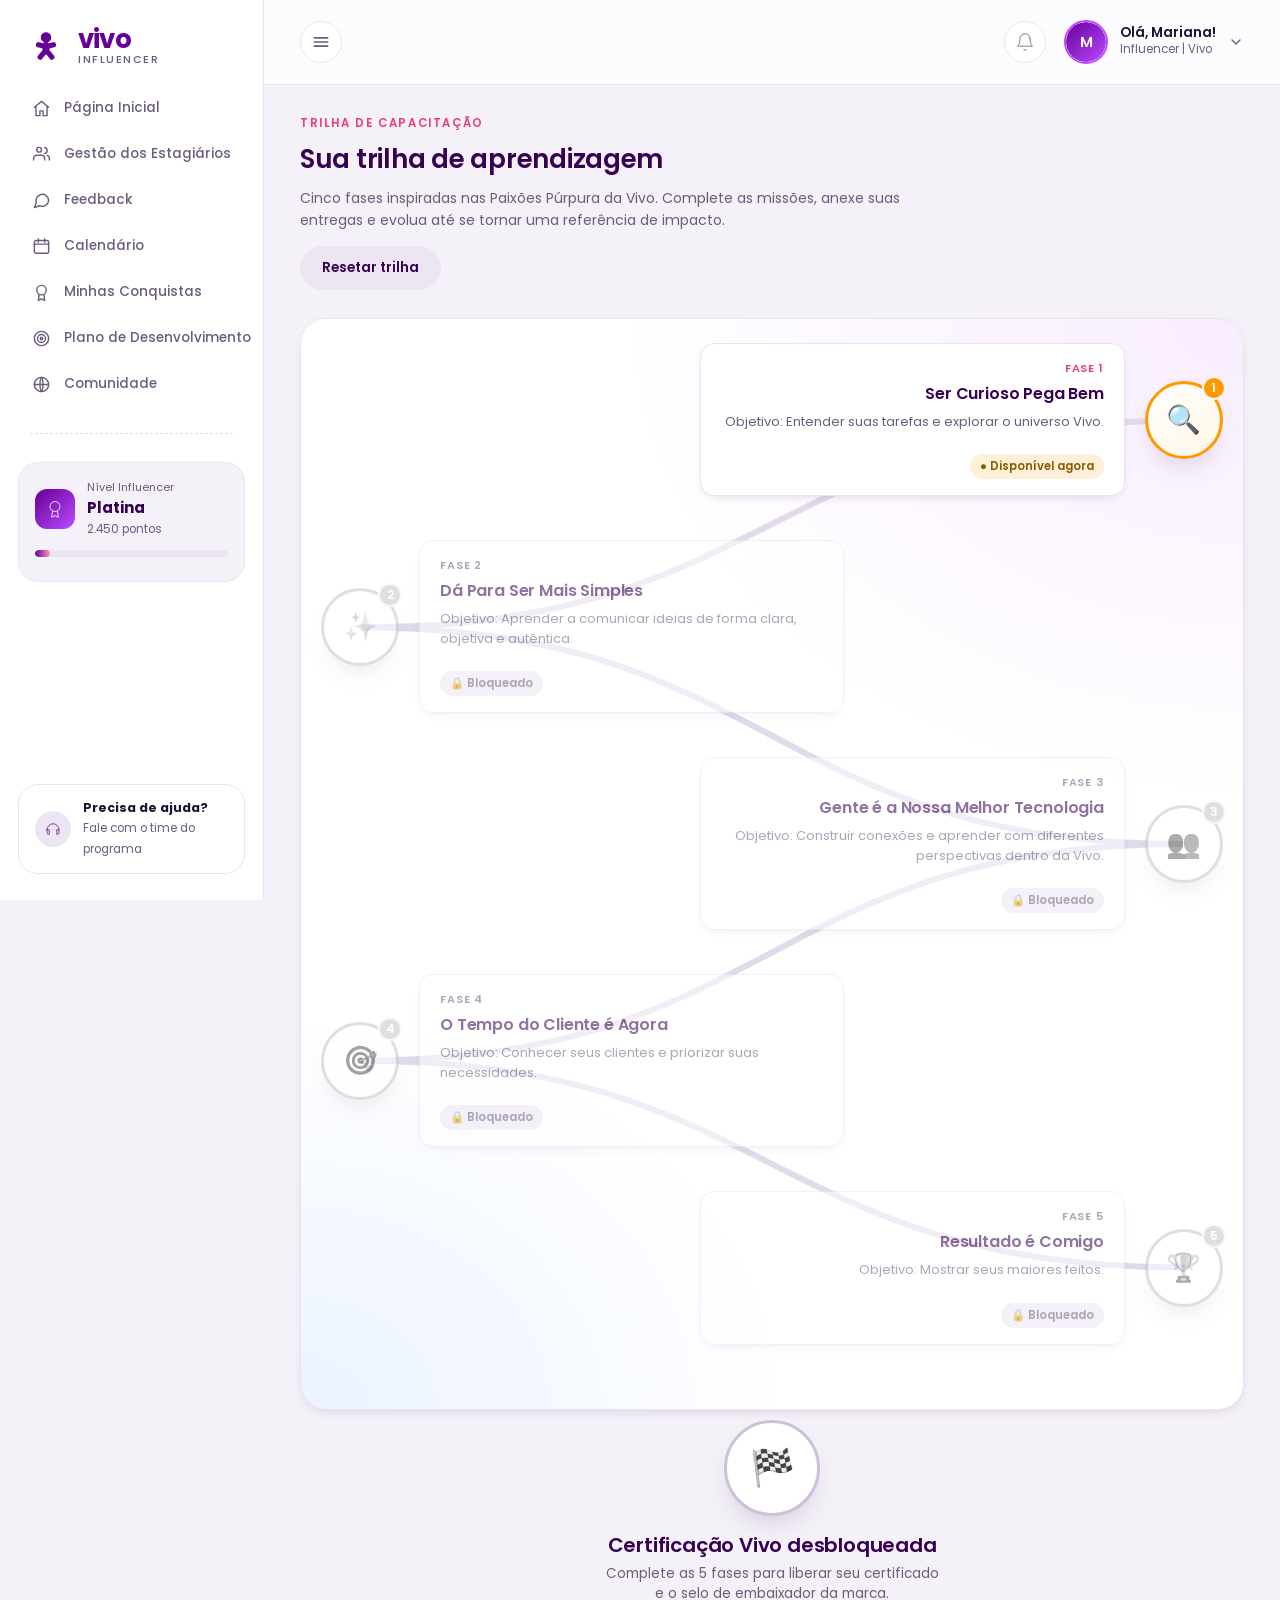
<file: hackathon-interface-INfluencer-main/HACKATHON/estagiario-trilha.html>
<!DOCTYPE html>
<html lang="pt-BR">
<head>
<meta charset="UTF-8">
<meta name="viewport" content="width=device-width, initial-scale=1.0">
<title>Minha Trilha Educacional · Estagiário · Programa Influencer Vivo</title>
<link rel="preconnect" href="https://fonts.googleapis.com">
<link rel="preconnect" href="https://fonts.gstatic.com" crossorigin>
<link href="https://fonts.googleapis.com/css2?family=Poppins:wght@400;500;600;700&display=swap" rel="stylesheet">
<link rel="stylesheet" href="style.css">
</head>
<body>

<!-- Símbolos SVG reutilizáveis (ícones MarcaVivo) -->
<svg width="0" height="0" style="position:absolute" aria-hidden="true">
  <defs>
    <symbol id="vivinho" viewBox="0 0 64 64">
      <circle cx="32" cy="12" r="10" fill="currentColor"/>
      <rect x="24" y="20" width="16" height="20" rx="8" fill="currentColor"/>
      <rect x="6" y="24" width="30" height="11" rx="5.5" transform="rotate(12 6 24)" fill="currentColor"/>
      <rect x="28" y="18" width="30" height="11" rx="5.5" transform="rotate(-12 28 18)" fill="currentColor"/>
      <rect x="21" y="34" width="12" height="28" rx="6" transform="rotate(39 21 34)" fill="currentColor"/>
      <rect x="31" y="34" width="12" height="28" rx="6" transform="rotate(-39 31 34)" fill="currentColor"/>
    </symbol>
    <symbol id="i-home" viewBox="0 0 24 24" fill="none" stroke="currentColor"><path stroke-linecap="round" stroke-linejoin="round" d="M3 10.5 12 3l9 7.5M5 9.5V21h5v-6h4v6h5V9.5"/></symbol>
    <symbol id="i-trail" viewBox="0 0 24 24" fill="none" stroke="currentColor"><path stroke-linecap="round" stroke-linejoin="round" d="M4 4v14a2 2 0 0 0 2 2h14M4 4h9M4 9h6M4 14h9"/></symbol>
    <symbol id="i-users" viewBox="0 0 24 24" fill="none" stroke="currentColor"><path stroke-linecap="round" stroke-linejoin="round" d="M16 19v-2a4 4 0 0 0-4-4H6a4 4 0 0 0-4 4v2M9 9a3 3 0 1 0 0-6 3 3 0 0 0 0 6zm13 10v-2a4 4 0 0 0-3-3.9M16 3.1a4 4 0 0 1 0 7.8"/></symbol>
    <symbol id="i-chat" viewBox="0 0 24 24" fill="none" stroke="currentColor"><path stroke-linecap="round" stroke-linejoin="round" d="M21 11.5a8 8 0 0 1-11.6 7.1L3 21l2.4-6.4A8 8 0 1 1 21 11.5z"/></symbol>
    <symbol id="i-target" viewBox="0 0 24 24" fill="none" stroke="currentColor"><circle cx="12" cy="12" r="9"/><circle cx="12" cy="12" r="5"/><circle cx="12" cy="12" r="1.5"/></symbol>
    <symbol id="i-book" viewBox="0 0 24 24" fill="none" stroke="currentColor"><path stroke-linecap="round" stroke-linejoin="round" d="M4 5a2 2 0 0 1 2-2h13v16H6a2 2 0 0 0-2 2V5zM19 3v16"/></symbol>
    <symbol id="i-globe" viewBox="0 0 24 24" fill="none" stroke="currentColor"><circle cx="12" cy="12" r="9"/><path stroke-linecap="round" stroke-linejoin="round" d="M3 12h18M12 3c2.5 2.7 2.5 15.3 0 18-2.5-2.7-2.5-15.3 0-18z"/></symbol>
    <symbol id="i-bell" viewBox="0 0 24 24" fill="none" stroke="currentColor"><path stroke-linecap="round" stroke-linejoin="round" d="M18 8a6 6 0 1 0-12 0c0 7-3 9-3 9h18s-3-2-3-9M13.7 21a2 2 0 0 1-3.4 0"/></symbol>
    <symbol id="i-medal" viewBox="0 0 24 24" fill="none" stroke="currentColor"><circle cx="12" cy="9" r="6"/><path stroke-linecap="round" stroke-linejoin="round" d="M9 14.5 8 22l4-2 4 2-1-7.5"/></symbol>
    <symbol id="i-head" viewBox="0 0 24 24" fill="none" stroke="currentColor"><path stroke-linecap="round" stroke-linejoin="round" d="M4 13a8 8 0 0 1 16 0v4a2 2 0 0 1-2 2h-1v-6h3M4 13v4a2 2 0 0 0 2 2h1v-6H4"/></symbol>
    <symbol id="i-arrow" viewBox="0 0 24 24" fill="none" stroke="currentColor"><path stroke-linecap="round" stroke-linejoin="round" d="M5 12h14M13 6l6 6-6 6"/></symbol>
    <symbol id="i-lock" viewBox="0 0 24 24" fill="none" stroke="currentColor"><rect x="5" y="11" width="14" height="10" rx="2"/><path stroke-linecap="round" d="M8 11V8a4 4 0 0 1 8 0v3"/></symbol>
  </defs>
</svg>

<div class="app app-estagiario">

  <!-- ============== SIDEBAR ============== -->
  <aside class="sidebar">
    <div class="brand">
      <img class="vivinho" src="../../vivologo-freelogovectors.net_.png" alt="Logo Vivo">
      <div class="brand-txt">
        <span class="wordmark">vivo</span>
        <span class="brand-sub">Estagiário</span>
      </div>
    </div>

    <nav class="nav">
      <a class="nav-item" href="estagiario-dashboard.html"><svg><use href="#i-home"/></svg><span class="nav-label">Página Inicial</span></a>
      <a class="nav-item active" href="estagiario-trilha.html"><svg><use href="#i-trail"/></svg><span class="nav-label">Minha Trilha</span></a>
      <a class="nav-item" href="feedbacks.html"><svg><use href="#i-chat"/></svg><span class="nav-label">Meus Feedbacks</span></a>
      <a class="nav-item" href="badges.html"><svg><use href="#i-medal"/></svg><span class="nav-label">Minhas Conquistas</span></a>
      <a class="nav-item" href="plano-desenvolvimento.html"><svg><use href="#i-target"/></svg><span class="nav-label">Meu Plano de Desenvolvimento</span></a>
      <a class="nav-item" href="comunidade.html"><svg><use href="#i-globe"/></svg><span class="nav-label">Comunidade de Estagiários</span></a>
    </nav>

    <div class="nav-divider"></div>

    <div class="level-card">
      <div class="level-top">
        <div class="level-medal"><svg><use href="#i-medal"/></svg></div>
        <div>
          <div class="lvl-label">Nível Estagiário</div>
          <div class="lvl-name">Nível 3</div>
          <div class="level-points">420 pontos</div>
        </div>
      </div>
      <div class="level-bar"><span style="width:42%"></span></div>
      <a href="badges.html" class="level-link">Ver meus badges <svg width="13" height="13"><use href="#i-arrow"/></svg></a>
    </div>

    <div class="side-spacer"></div>

    <div class="help-card">
      <div class="help-ic"><svg><use href="#i-head"/></svg></div>
      <div>
        <strong>Precisa de ajuda?</strong>
        <span>Fale com o time do programa</span>
      </div>
    </div>
  </aside>

  <!-- ============== MAIN ============== -->
  <div class="main">
    <header class="topbar">
      <button class="icon-btn sidebar-toggle-btn" type="button" aria-expanded="true" aria-label="Recolher menu lateral">
        <svg viewBox="0 0 24 24" fill="none" stroke="currentColor" stroke-width="2"><path stroke-linecap="round" d="M4 7h16M4 12h16M4 17h16"/></svg>
      </button>
      <div class="spacer"></div>
      <button class="icon-btn" aria-label="Notificações">
        <svg><use href="#i-bell"/></svg>
        <span class="dot-badge">2</span>
      </button>
      <div class="user-menu">
        <button class="user-chip user-menu-btn" type="button" aria-haspopup="menu" aria-expanded="false" title="Abrir menu do perfil">
          <svg class="avatar" viewBox="0 0 44 44" aria-hidden="true"><defs><linearGradient id="avCTrilha" x1="0" y1="0" x2="1" y2="1"><stop offset="0" stop-color="#660099"/><stop offset="1" stop-color="#BC4AFF"/></linearGradient></defs><rect width="44" height="44" rx="22" fill="url(#avCTrilha)"/><text x="22" y="28" font-family="Poppins" font-size="16" font-weight="600" fill="#fff" text-anchor="middle">C</text></svg>
          <div class="u-meta">
            <div class="u-name">Olá, Cláudio!</div>
            <div class="u-role">Estagiário | Vivo</div>
          </div>
          <svg class="chev" width="16" height="16" viewBox="0 0 24 24" fill="none" stroke="currentColor" stroke-width="2"><path stroke-linecap="round" stroke-linejoin="round" d="m6 9 6 6 6-6"/></svg>
        </button>
        <div class="user-dropdown" role="menu" aria-label="Menu do perfil">
          <a class="user-dropdown-item" href="meu-perfil.html" role="menuitem">Meu Perfil</a>
          <a class="user-dropdown-item" href="configuracao.html" role="menuitem">Configurações</a>
          <button class="user-dropdown-item" type="button" role="menuitem" data-action="switch-role">Trocar de Perfil</button>
        </div>
      </div>
    </header>

    <main class="content">
      <div class="trail-head">
        <h1>Minha Trilha Educacional</h1>
        <p>Acompanhe seu progresso nas 5 fases das Paixões Púrpura da Vivo. Cada fase concluída desbloqueia novas oportunidades e XP!</p>
        <div class="progress-overview">
          <div class="po-bar">
            <div class="po-fill" id="overallProgress" style="width:75%"></div>
          </div>
          <div class="po-text"><span id="progressPercent">0</span>% concluído · <span id="stagesComplete">0</span>/5 fases</div>
        </div>
        <div style="margin-top:12px;">
          <button class="btn btn-secondary" id="resetTrailBtn">Resetar trilha</button>
        </div>
      </div>

      <!-- TRAIL NODES -->
      <div class="trail" id="trail">
        <!-- SVG PATH VISUALIZATION -->
        <svg class="path-svg" id="pathSvg" xmlns="http://www.w3.org/2000/svg">
          <defs>
            <linearGradient id="pathGradBg" x1="0" y1="0" x2="0" y2="1">
              <stop offset="0" stop-color="#EAE3F2" stop-opacity="0.4"/>
              <stop offset="1" stop-color="#EAE3F2" stop-opacity="0.1"/>
            </linearGradient>
            <linearGradient id="pathGradFg" x1="0" y1="0" x2="0" y2="1">
              <stop offset="0" stop-color="#660099"/>
              <stop offset="1" stop-color="#BC4AFF"/>
            </linearGradient>
          </defs>
          <path id="pathBg" stroke="url(#pathGradBg)" stroke-width="3" stroke-linecap="round" stroke-linejoin="round"/>
          <path id="pathFg" stroke="url(#pathGradFg)" stroke-width="3" stroke-linecap="round" stroke-linejoin="round" style="transition:stroke-dashoffset 0.3s ease"/>
        </svg>
      </div>

      <!-- FINISH BADGE -->
      <div class="finish-badge" id="finishBadge">
        <div class="fb-icon">🏆</div>
        <div class="fb-text">
          <strong>Jornada Concluída!</strong>
          <span>Parabéns por completar todas as etapas!</span>
        </div>
      </div>

    </main>
  </div>
</div>

<!-- ============== MODAL OVERLAY ============== -->
<div class="overlay" id="overlay">
  <div class="panel">
    <button class="close-btn" id="closeBtn" aria-label="Fechar modal">×</button>
    <div class="panel-head">
      <div class="ph-top">
        <div class="panel-icon" id="panelIcon">📡</div>
        <div>
          <div class="eyebrow" id="panelEyebrow">Etapa 1</div>
          <h2 id="panelTitle">Boas-vindas ao universo Vivo</h2>
        </div>
      </div>
    </div>
    <div class="panel-body">
      <p id="panelDesc">Conheça a história da companhia, o jeito Vivo de ser e o que esperamos de quem veste a camisa roxa.</p>
      <div class="panel-meta">
        <div class="meta-row">
          <strong>⏱️ Duração</strong>
          <span id="panelDuration">12 min</span>
        </div>
        <div class="meta-row">
          <strong>📺 Formato</strong>
          <span id="panelFormat">Vídeo + quiz</span>
        </div>
        <div class="meta-row">
          <strong>⭐ Recompensa</strong>
          <span id="panelXp">+50 XP</span>
        </div>
      </div>
    </div>
    <div class="panel-cta">
      <button class="btn btn-secondary" id="cancelBtn">Cancelar</button>
      <button class="btn btn-secondary" id="deliverBtn">Entregar</button>
      <button class="btn btn-primary" id="completeBtn">Iniciar Etapa</button>
    </div>
    <input type="file" id="deliverInput" style="display:none" accept="image/*,.pdf,.doc,.docx,.ppt,.pptx,.txt,.zip">
    <p class="delivery-hint" id="deliveryInfo">Envie um arquivo em Entregar para concluir a etapa.</p>
  </div>
</div>

<script src="data.js"></script>
<script src="script.js"></script>
</body>
</html>
</file>
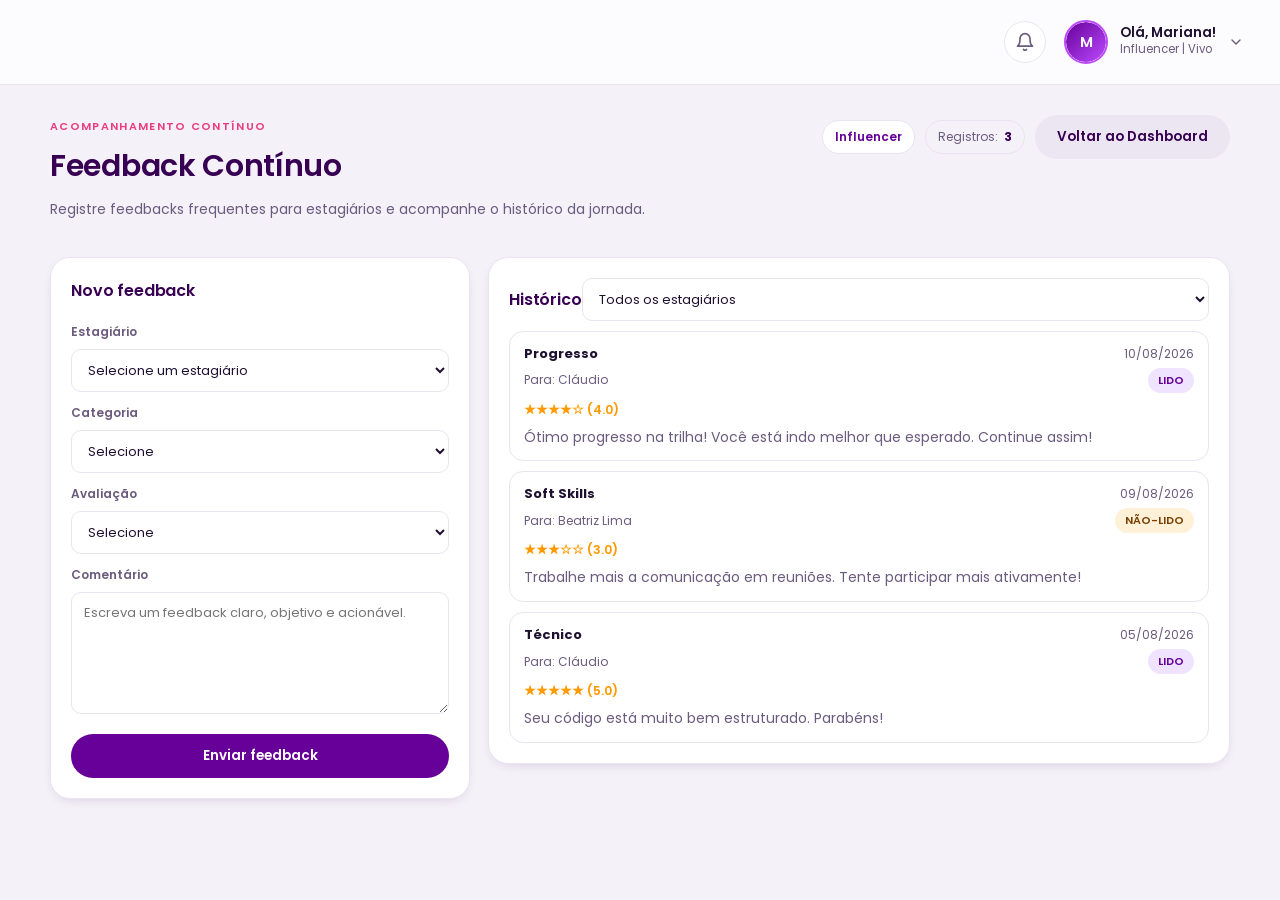
<file: hackathon-interface-INfluencer-main/HACKATHON/feedbacks.html>
<!DOCTYPE html>
<html lang="pt-BR">
<head>
<meta charset="UTF-8">
<meta name="viewport" content="width=device-width, initial-scale=1.0">
<title>Feedbacks · Programa Influencer Vivo</title>
<link rel="preconnect" href="https://fonts.googleapis.com">
<link rel="preconnect" href="https://fonts.gstatic.com" crossorigin>
<link href="https://fonts.googleapis.com/css2?family=Poppins:wght@400;500;600;700&display=swap" rel="stylesheet">
<link rel="stylesheet" href="style.css">
</head>
<body>
<div class="main" style="min-height:100vh;">
  <header class="topbar">
    <button class="icon-btn" aria-label="Notificações">
      <svg width="20" height="20" viewBox="0 0 24 24" fill="none" stroke="currentColor" stroke-width="2">
        <path stroke-linecap="round" stroke-linejoin="round" d="M18 8a6 6 0 1 0-12 0c0 7-3 9-3 9h18s-3-2-3-9M13.7 21a2 2 0 0 1-3.4 0"/>
      </svg>
      <span class="dot-badge">0</span>
    </button>
    <div class="user-menu">
      <button class="user-chip user-menu-btn" type="button" aria-haspopup="menu" aria-expanded="false" title="Abrir menu do perfil">
        <svg class="avatar" viewBox="0 0 44 44" aria-hidden="true"><defs><linearGradient id="avFeedback" x1="0" y1="0" x2="1" y2="1"><stop offset="0" stop-color="#660099"/><stop offset="1" stop-color="#BC4AFF"/></linearGradient></defs><rect width="44" height="44" rx="22" fill="url(#avFeedback)"/><text x="22" y="28" font-family="Poppins" font-size="16" font-weight="600" fill="#fff" text-anchor="middle">M</text></svg>
        <div class="u-meta">
          <div class="u-name">Olá, Mariana!</div>
          <div class="u-role">Influencer | Vivo</div>
        </div>
        <svg class="chev" width="16" height="16" viewBox="0 0 24 24" fill="none" stroke="currentColor" stroke-width="2"><path stroke-linecap="round" stroke-linejoin="round" d="m6 9 6 6 6-6"/></svg>
      </button>
      <div class="user-dropdown" role="menu" aria-label="Menu do perfil">
        <a class="user-dropdown-item" href="meu-perfil.html" role="menuitem">Meu Perfil</a>
        <a class="user-dropdown-item" href="configuracao.html" role="menuitem">Configurações</a>
        <button class="user-dropdown-item" type="button" role="menuitem" data-action="switch-role">Trocar de Perfil</button>
      </div>
    </div>
  </header>
  <main class="content">
    <section class="feedback-page" data-section="feedbacks">
      <div class="feedback-page-head">
        <div>
          <span class="feedback-kicker">Acompanhamento contínuo</span>
          <h1 id="feedbackPageTitle">Feedback</h1>
          <p id="feedbackPageDesc">Registre feedbacks frequentes para estagiários e acompanhe o histórico da jornada.</p>
        </div>
        <div class="feedback-head-actions">
          <span class="feedback-role-badge" id="feedbackRoleBadge">Influencer</span>
          <span class="feedback-count-chip">Registros: <strong id="feedbackCountChip">0</strong></span>
          <a id="feedbackBackLink" class="btn btn-secondary" href="index.html">Voltar ao Dashboard</a>
        </div>
      </div>

      <div class="feedback-layout section-gap">
        <article class="card feedback-compose" id="feedbackComposeCard">
          <div class="panel-head"><h3>Novo feedback</h3></div>
          <form id="feedbackForm" class="feedback-form" autocomplete="off">
            <label for="feedbackTo">Estagiário</label>
            <select id="feedbackTo" required>
              <option value="">Selecione um estagiário</option>
            </select>

            <label for="feedbackCategory">Categoria</label>
            <select id="feedbackCategory" required>
              <option value="">Selecione</option>
              <option value="Progresso">Progresso</option>
              <option value="Soft Skills">Soft Skills</option>
              <option value="Técnico">Técnico</option>
              <option value="Comportamento">Comportamento</option>
            </select>

            <label for="feedbackRating">Avaliação</label>
            <select id="feedbackRating" required>
              <option value="">Selecione</option>
              <option value="1">1 - Precisa evoluir</option>
              <option value="2">2 - Abaixo do esperado</option>
              <option value="3">3 - Bom</option>
              <option value="4">4 - Muito bom</option>
              <option value="5">5 - Excelente</option>
            </select>

            <label for="feedbackText">Comentário</label>
            <textarea id="feedbackText" rows="5" maxlength="500" placeholder="Escreva um feedback claro, objetivo e acionável." required></textarea>

            <button class="btn btn-primary" type="submit">Enviar feedback</button>
          </form>
        </article>

        <article class="card feedback-history">
          <div class="panel-head">
            <h3>Histórico</h3>
            <select id="feedbackFilterTo" class="feedback-filter">
              <option value="all">Todos os estagiários</option>
            </select>
          </div>
          <div id="feedbackEmptyState" class="feedback-empty" style="display:none;">Nenhum feedback para exibir.</div>
          <div id="feedbackList" class="feedback-log"></div>
        </article>
      </div>
    </section>
  </main>
</div>
<script src="data.js"></script>
<script src="script.js"></script>
</body>
</html>
</file>
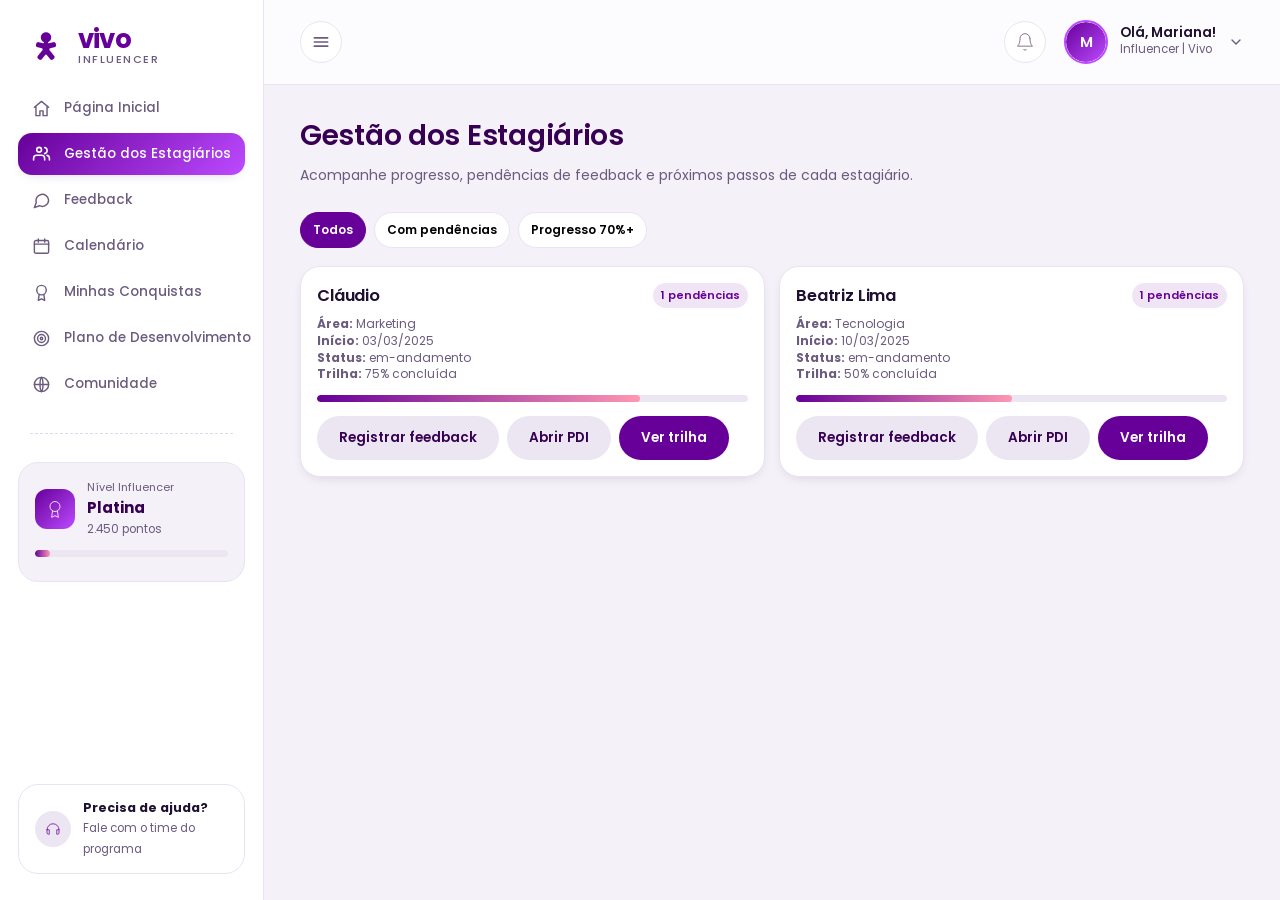
<file: hackathon-interface-INfluencer-main/HACKATHON/gestao-estagiarios.html>
<!DOCTYPE html>
<html lang="pt-BR">
<head>
<meta charset="UTF-8">
<meta name="viewport" content="width=device-width, initial-scale=1.0">
<title>Gestão dos Estagiários · Programa Influencer Vivo</title>
<link rel="preconnect" href="https://fonts.googleapis.com">
<link rel="preconnect" href="https://fonts.gstatic.com" crossorigin>
<link href="https://fonts.googleapis.com/css2?family=Poppins:wght@400;500;600;700&display=swap" rel="stylesheet">
<link rel="stylesheet" href="style.css">
<style>
  .gestao-wrap{display:grid;grid-template-columns:1fr;gap:18px}
  .gestao-top{display:flex;justify-content:space-between;gap:12px;flex-wrap:wrap;align-items:flex-end}
  .gestao-filters{display:flex;gap:8px;flex-wrap:wrap}
  .filter-pill{padding:8px 12px;border-radius:999px;border:1px solid var(--line);background:#fff;font-size:12px;font-weight:600;cursor:pointer}
  .filter-pill.active,.filter-pill:hover{background:var(--vivo-purple);color:#fff;border-color:var(--vivo-purple)}
  .intern-grid{display:grid;grid-template-columns:repeat(auto-fit,minmax(280px,1fr));gap:14px}
  .intern-card{background:#fff;border:1px solid var(--line);border-radius:var(--radius-lg);padding:16px;box-shadow:var(--shadow-sm)}
  .intern-head{display:flex;justify-content:space-between;gap:8px;align-items:center}
  .intern-meta{color:var(--ink-soft);font-size:12px;line-height:1.4;margin-top:8px}
  .intern-actions{display:flex;gap:8px;margin-top:14px;flex-wrap:wrap}
  .status-tag{font-size:11px;font-weight:600;padding:4px 8px;border-radius:999px;background:rgba(102,0,153,.1);color:var(--vivo-purple)}
</style>
</head>
<body>
<svg width="0" height="0" style="position:absolute" aria-hidden="true">
  <defs>
    <symbol id="vivinho" viewBox="0 0 64 64"><circle cx="32" cy="12" r="10" fill="currentColor"/><rect x="24" y="20" width="16" height="20" rx="8" fill="currentColor"/><rect x="6" y="24" width="30" height="11" rx="5.5" transform="rotate(12 6 24)" fill="currentColor"/><rect x="28" y="18" width="30" height="11" rx="5.5" transform="rotate(-12 28 18)" fill="currentColor"/><rect x="21" y="34" width="12" height="28" rx="6" transform="rotate(39 21 34)" fill="currentColor"/><rect x="31" y="34" width="12" height="28" rx="6" transform="rotate(-39 31 34)" fill="currentColor"/></symbol>
    <symbol id="i-home" viewBox="0 0 24 24" fill="none" stroke="currentColor"><path stroke-linecap="round" stroke-linejoin="round" d="M3 10.5 12 3l9 7.5M5 9.5V21h5v-6h4v6h5V9.5"/></symbol>
    <symbol id="i-trail" viewBox="0 0 24 24" fill="none" stroke="currentColor"><path stroke-linecap="round" stroke-linejoin="round" d="M4 4v14a2 2 0 0 0 2 2h14M4 4h9M4 9h6M4 14h9"/></symbol>
    <symbol id="i-users" viewBox="0 0 24 24" fill="none" stroke="currentColor"><path stroke-linecap="round" stroke-linejoin="round" d="M16 19v-2a4 4 0 0 0-4-4H6a4 4 0 0 0-4 4v2M9 9a3 3 0 1 0 0-6 3 3 0 0 0 0 6zm13 10v-2a4 4 0 0 0-3-3.9M16 3.1a4 4 0 0 1 0 7.8"/></symbol>
    <symbol id="i-chat" viewBox="0 0 24 24" fill="none" stroke="currentColor"><path stroke-linecap="round" stroke-linejoin="round" d="M21 11.5a8 8 0 0 1-11.6 7.1L3 21l2.4-6.4A8 8 0 1 1 21 11.5z"/></symbol>
    <symbol id="i-calendar" viewBox="0 0 24 24" fill="none" stroke="currentColor"><rect x="3" y="4.5" width="18" height="16" rx="2"/><path stroke-linecap="round" d="M3 9h18M8 2.5v4M16 2.5v4"/></symbol>
    <symbol id="i-medal" viewBox="0 0 24 24" fill="none" stroke="currentColor"><circle cx="12" cy="9" r="6"/><path stroke-linecap="round" stroke-linejoin="round" d="M9 14.5 8 22l4-2 4 2-1-7.5"/></symbol>
    <symbol id="i-target" viewBox="0 0 24 24" fill="none" stroke="currentColor"><circle cx="12" cy="12" r="9"/><circle cx="12" cy="12" r="5"/><circle cx="12" cy="12" r="1.5"/></symbol>
    <symbol id="i-book" viewBox="0 0 24 24" fill="none" stroke="currentColor"><path stroke-linecap="round" stroke-linejoin="round" d="M4 5a2 2 0 0 1 2-2h13v16H6a2 2 0 0 0-2 2V5zM19 3v16"/></symbol>
    <symbol id="i-globe" viewBox="0 0 24 24" fill="none" stroke="currentColor"><circle cx="12" cy="12" r="9"/><path stroke-linecap="round" stroke-linejoin="round" d="M3 12h18M12 3c2.5 2.7 2.5 15.3 0 18-2.5-2.7-2.5-15.3 0-18z"/></symbol>
    <symbol id="i-bell" viewBox="0 0 24 24" fill="none" stroke="currentColor"><path stroke-linecap="round" stroke-linejoin="round" d="M18 8a6 6 0 1 0-12 0c0 7-3 9-3 9h18s-3-2-3-9M13.7 21a2 2 0 0 1-3.4 0"/></symbol>
    <symbol id="i-head" viewBox="0 0 24 24" fill="none" stroke="currentColor"><path stroke-linecap="round" stroke-linejoin="round" d="M4 13a8 8 0 0 1 16 0v4a2 2 0 0 1-2 2h-1v-6h3M4 13v4a2 2 0 0 0 2 2h1v-6H4"/></symbol>
  </defs>
</svg>
<div class="app">
  <aside class="sidebar">
    <div class="brand">
      <img class="vivinho" src="../../vivologo-freelogovectors.net_.png" alt="Logo Vivo">
      <div class="brand-txt"><span class="wordmark">vivo</span><span class="brand-sub">Influencer</span></div>
    </div>
    <nav class="nav">
      <a class="nav-item" href="index.html"><svg><use href="#i-home"/></svg><span class="nav-label">Página Inicial</span></a>
      <a class="nav-item active" href="gestao-estagiarios.html"><svg><use href="#i-users"/></svg><span class="nav-label">Gestão dos Estagiários</span></a>
      <a class="nav-item" href="feedbacks.html"><svg><use href="#i-chat"/></svg><span class="nav-label">Feedback</span></a>
      <a class="nav-item" href="calendario.html"><svg><use href="#i-calendar"/></svg><span class="nav-label">Calendário</span></a>
      <a class="nav-item" href="badges.html"><svg><use href="#i-medal"/></svg><span class="nav-label">Minhas Conquistas</span></a>
      <a class="nav-item" href="plano-desenvolvimento.html"><svg><use href="#i-target"/></svg><span class="nav-label">Plano de Desenvolvimento</span></a>
      <a class="nav-item" href="comunidade.html"><svg><use href="#i-globe"/></svg><span class="nav-label">Comunidade</span></a>
    </nav>
    <div class="nav-divider"></div>
    <div class="level-card">
      <div class="level-top">
        <div class="level-medal"><svg><use href="#i-medal"/></svg></div>
        <div>
          <div class="lvl-label">Nível Influencer</div>
          <div class="lvl-name">Platina</div>
          <div class="level-points">2.450 pontos</div>
        </div>
      </div>
      <div class="level-bar"><span style="width:72%"></span></div>
    </div>
    <div class="side-spacer"></div>
    <div class="help-card"><div class="help-ic"><svg><use href="#i-head"/></svg></div><div><strong>Precisa de ajuda?</strong><span>Fale com o time do programa</span></div></div>
  </aside>

  <div class="main">
    <header class="topbar">
      <button class="icon-btn sidebar-toggle-btn" type="button" aria-expanded="true" aria-label="Recolher menu lateral">
        <svg viewBox="0 0 24 24" fill="none" stroke="currentColor" stroke-width="2"><path stroke-linecap="round" d="M4 7h16M4 12h16M4 17h16"/></svg>
      </button>
      <div class="spacer"></div>
      <button class="icon-btn" aria-label="Notificações"><svg><use href="#i-bell"/></svg><span class="dot-badge">3</span></button>
      <div class="user-menu">
        <button class="user-chip user-menu-btn" type="button" aria-haspopup="menu" aria-expanded="false" title="Abrir menu do perfil">
          <svg class="avatar" viewBox="0 0 44 44" aria-hidden="true"><defs><linearGradient id="avGestao" x1="0" y1="0" x2="1" y2="1"><stop offset="0" stop-color="#660099"/><stop offset="1" stop-color="#BC4AFF"/></linearGradient></defs><rect width="44" height="44" rx="22" fill="url(#avGestao)"/><text x="22" y="28" font-family="Poppins" font-size="16" font-weight="600" fill="#fff" text-anchor="middle">M</text></svg>
          <div class="u-meta"><div class="u-name">Gestão de pessoas</div><div class="u-role">Influencer | Vivo</div></div>
          <svg class="chev" width="16" height="16" viewBox="0 0 24 24" fill="none" stroke="currentColor" stroke-width="2"><path stroke-linecap="round" stroke-linejoin="round" d="m6 9 6 6 6-6"/></svg>
        </button>
        <div class="user-dropdown" role="menu" aria-label="Menu do perfil">
          <a class="user-dropdown-item" href="meu-perfil.html" role="menuitem">Meu Perfil</a>
          <a class="user-dropdown-item" href="configuracao.html" role="menuitem">Configurações</a>
          <button class="user-dropdown-item" type="button" role="menuitem" data-action="switch-role">Trocar de Perfil</button>
        </div>
      </div>
    </header>

    <main class="content">
      <section class="gestao-wrap">
        <div class="gestao-top">
          <div>
            <h1 style="font-size:28px;color:var(--vivo-purple-dark)">Gestão dos Estagiários</h1>
            <p style="margin-top:8px;color:var(--ink-soft)">Acompanhe progresso, pendências de feedback e próximos passos de cada estagiário.</p>
          </div>
          <div class="gestao-filters">
            <button class="filter-pill active" data-filter="all">Todos</button>
            <button class="filter-pill" data-filter="pending">Com pendências</button>
            <button class="filter-pill" data-filter="high">Progresso 70%+</button>
          </div>
        </div>

        <div class="intern-grid" id="internGrid"></div>
      </section>
    </main>
  </div>
</div>

<script src="data.js"></script>
<script src="script.js"></script>
<script>
(function initGestaoEstagiarios(){
  const currentRole = localStorage.getItem('vivo_user_role') || 'influencer';
  const influencerId = localStorage.getItem('vivo_user_id') || 'u-001';
  if (currentRole !== 'influencer') {
    localStorage.setItem('vivo_user_role', 'influencer');
  }

  const interns = (typeof getInternsForInfluencer === 'function')
    ? getInternsForInfluencer(influencerId)
    : [];

  const internGrid = document.getElementById('internGrid');
  const pills = document.querySelectorAll('.filter-pill');

  function render(list) {
    if (!list.length) {
      internGrid.innerHTML = '<div class="card"><p style="color:var(--ink-soft)">Sem estagiários vinculados no momento.</p></div>';
      return;
    }

    internGrid.innerHTML = list.map(intern => `
      <article class="intern-card">
        <div class="intern-head">
          <h3>${intern.name}</h3>
          <span class="status-tag">${intern.feedback_pending || 0} pendências</span>
        </div>
        <div class="intern-meta">
          <div><strong>Área:</strong> ${intern.area}</div>
          <div><strong>Início:</strong> ${intern.startDate}</div>
          <div><strong>Status:</strong> ${intern.status}</div>
          <div><strong>Trilha:</strong> ${intern.progress}% concluída</div>
        </div>
        <div style="margin-top:12px;">
          <div class="level-bar"><span style="width:${intern.progress}%"></span></div>
        </div>
        <div class="intern-actions">
          <a class="btn btn-secondary" href="feedbacks.html">Registrar feedback</a>
          <a class="btn btn-secondary" href="plano-desenvolvimento.html">Abrir PDI</a>
          <a class="btn btn-primary" href="trilha.html">Ver trilha</a>
        </div>
      </article>
    `).join('');
  }

  function applyFilter(filter) {
    let filtered = interns.slice();
    if (filter === 'pending') {
      filtered = filtered.filter(i => Number(i.feedback_pending || 0) > 0);
    } else if (filter === 'high') {
      filtered = filtered.filter(i => Number(i.progress || 0) >= 70);
    }
    render(filtered);
  }

  pills.forEach(pill => {
    pill.addEventListener('click', () => {
      pills.forEach(p => p.classList.remove('active'));
      pill.classList.add('active');
      applyFilter(pill.dataset.filter || 'all');
    });
  });

  applyFilter('all');
})();
</script>
</body>
</html>
</file>
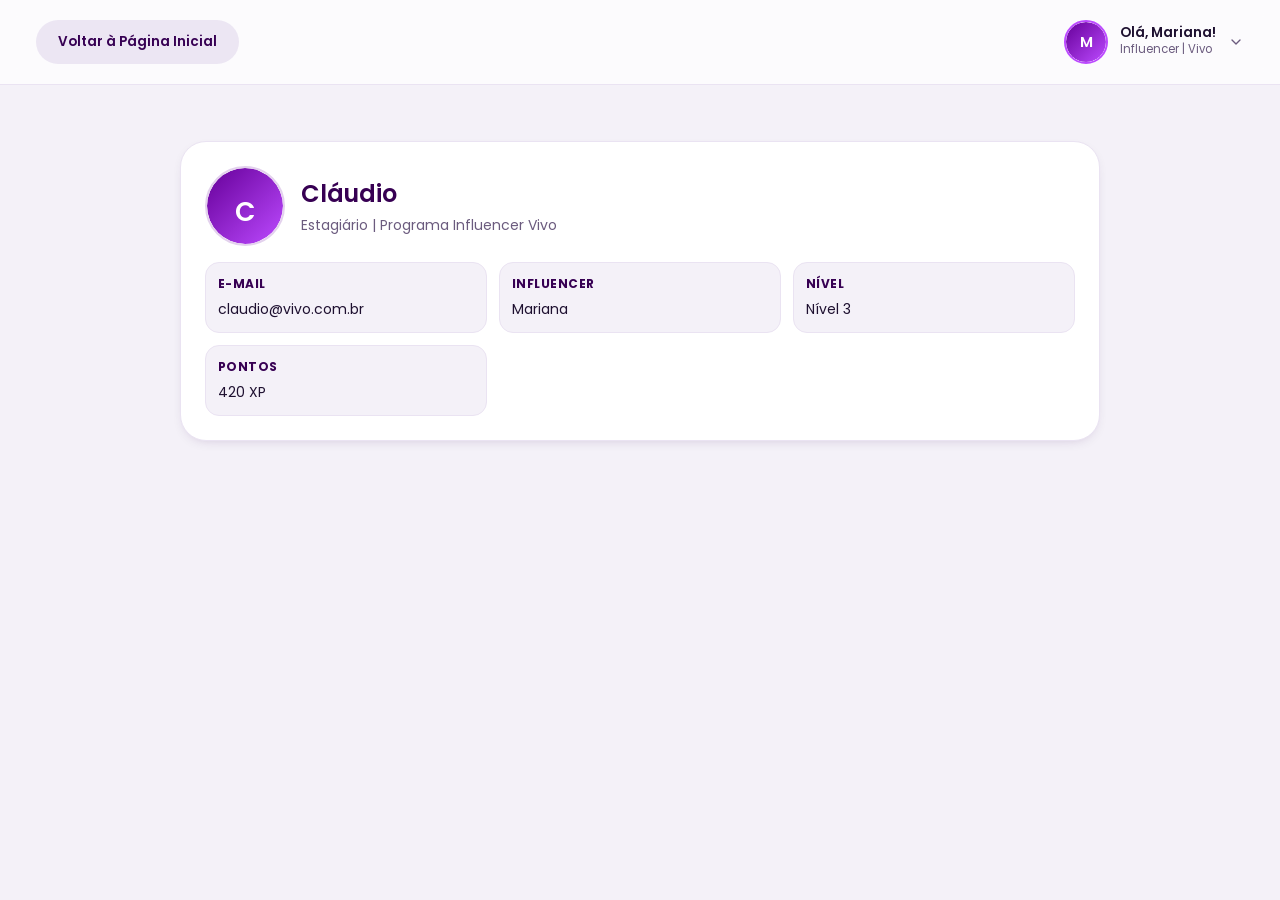
<file: hackathon-interface-INfluencer-main/HACKATHON/meu-perfil.html>
<!DOCTYPE html>
<html lang="pt-BR">
<head>
<meta charset="UTF-8">
<meta name="viewport" content="width=device-width, initial-scale=1.0">
<title>Meu Perfil · Programa Influencer Vivo</title>
<link rel="preconnect" href="https://fonts.googleapis.com">
<link rel="preconnect" href="https://fonts.gstatic.com" crossorigin>
<link href="https://fonts.googleapis.com/css2?family=Poppins:wght@400;500;600;700&display=swap" rel="stylesheet">
<link rel="stylesheet" href="style.css">
<style>
  .profile-wrap{max-width:920px;margin:26px auto;display:grid;gap:16px}
  .profile-card{background:#fff;border:1px solid var(--line);border-radius:var(--radius-xl);padding:24px;box-shadow:var(--shadow-sm)}
  .profile-head{display:flex;gap:16px;align-items:center;flex-wrap:wrap}
  .profile-avatar{width:80px;height:80px;border-radius:50%;object-fit:cover;border:2px solid rgba(102,0,153,.18)}
  .profile-name{font-size:24px;color:var(--vivo-purple-dark);margin:0}
  .profile-role{color:var(--ink-soft);margin-top:4px}
  .profile-grid{display:grid;grid-template-columns:repeat(auto-fit,minmax(220px,1fr));gap:12px;margin-top:16px}
  .profile-item{background:var(--paper);border:1px solid var(--line);border-radius:var(--radius-md);padding:12px}
  .profile-item strong{display:block;color:var(--vivo-purple-dark);font-size:12px;letter-spacing:.04em;text-transform:uppercase}
  .profile-item span{display:block;margin-top:6px;color:var(--ink)}
</style>
</head>
<body>
<div class="main" style="min-height:100vh;">
  <header class="topbar">
    <a class="btn btn-secondary" href="index.html">Voltar à Página Inicial</a>
    <div class="spacer"></div>
    <div class="user-menu">
      <button class="user-chip user-menu-btn" type="button" aria-haspopup="menu" aria-expanded="false" title="Abrir menu do perfil">
        <svg class="avatar" viewBox="0 0 44 44" aria-hidden="true"><defs><linearGradient id="avPerfil" x1="0" y1="0" x2="1" y2="1"><stop offset="0" stop-color="#660099"/><stop offset="1" stop-color="#BC4AFF"/></linearGradient></defs><rect width="44" height="44" rx="22" fill="url(#avPerfil)"/><text x="22" y="28" font-family="Poppins" font-size="16" font-weight="600" fill="#fff" text-anchor="middle">M</text></svg>
        <div class="u-meta"><div class="u-name">Olá, Mariana!</div><div class="u-role">Influencer | Vivo</div></div>
        <svg class="chev" width="16" height="16" viewBox="0 0 24 24" fill="none" stroke="currentColor" stroke-width="2"><path stroke-linecap="round" stroke-linejoin="round" d="m6 9 6 6 6-6"/></svg>
      </button>
      <div class="user-dropdown" role="menu" aria-label="Menu do perfil">
        <a class="user-dropdown-item" href="meu-perfil.html" role="menuitem">Meu Perfil</a>
        <a class="user-dropdown-item" href="configuracao.html" role="menuitem">Configurações</a>
        <button class="user-dropdown-item" type="button" role="menuitem" data-action="switch-role">Trocar de Perfil</button>
      </div>
    </div>
  </header>

  <main class="content">
    <section class="profile-wrap">
      <article class="profile-card">
        <div class="profile-head">
          <svg class="profile-avatar" viewBox="0 0 80 80" style="width:80px;height:80px;"><defs><linearGradient id="avCProfile" x1="0" y1="0" x2="1" y2="1"><stop offset="0" stop-color="#660099"/><stop offset="1" stop-color="#BC4AFF"/></linearGradient></defs><rect width="80" height="80" rx="40" fill="url(#avCProfile)"/><text x="40" y="56" font-family="Poppins" font-size="28" font-weight="600" fill="#fff" text-anchor="middle">C</text></svg>
          <div>
            <h1 class="profile-name">Cláudio</h1>
            <div class="profile-role">Estagiário | Programa Influencer Vivo</div>
          </div>
        </div>
        <div class="profile-grid">
          <div class="profile-item"><strong>E-mail</strong><span>claudio@vivo.com.br</span></div>
          <div class="profile-item"><strong>Influencer</strong><span>Mariana</span></div>
          <div class="profile-item"><strong>Nível</strong><span>Nível 3</span></div>
          <div class="profile-item"><strong>Pontos</strong><span>420 XP</span></div>
        </div>
      </article>
    </section>
  </main>
</div>
<script src="data.js"></script>
<script src="script.js"></script>
</body>
</html>
</file>
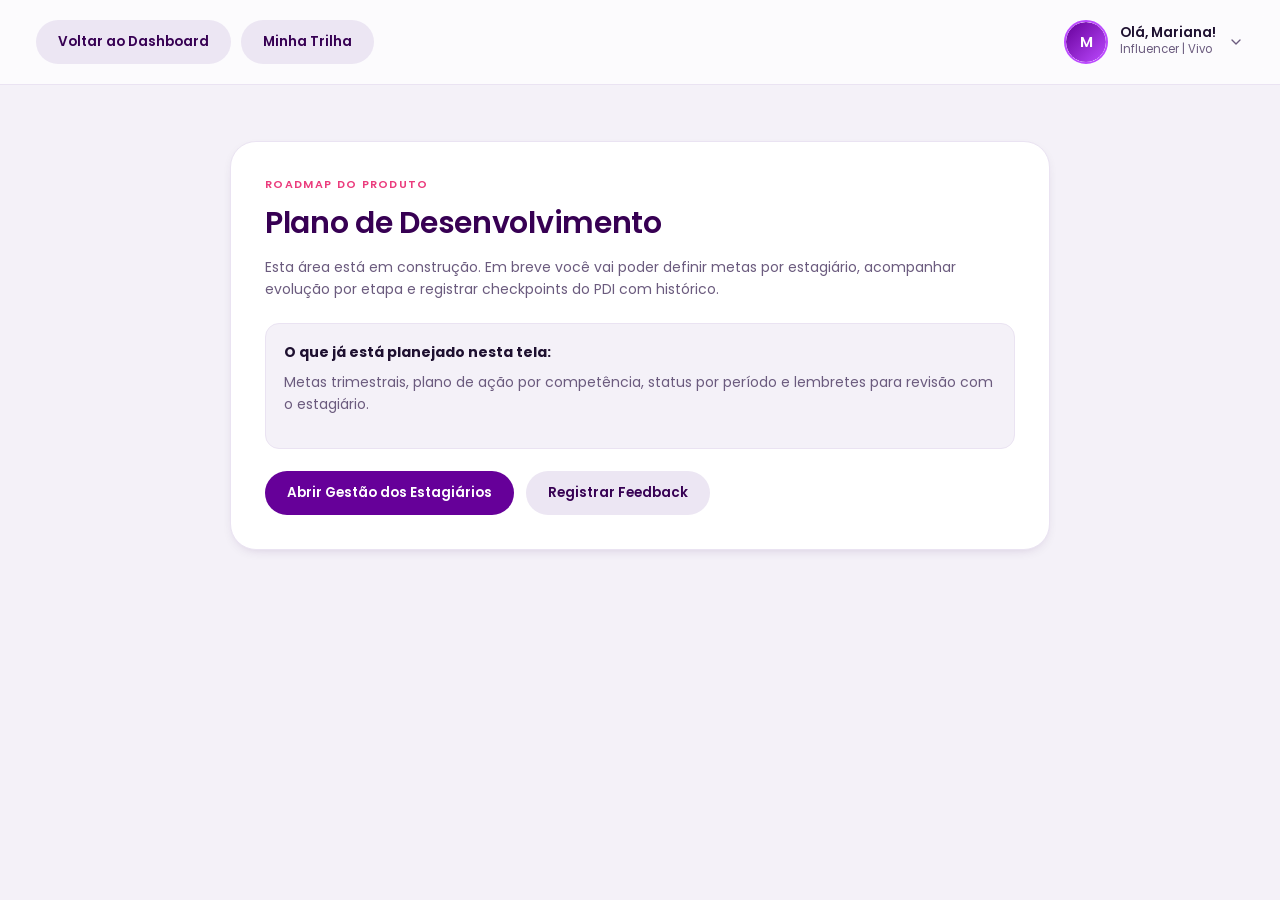
<file: hackathon-interface-INfluencer-main/HACKATHON/plano-desenvolvimento.html>
<!DOCTYPE html>
<html lang="pt-BR">
<head>
<meta charset="UTF-8">
<meta name="viewport" content="width=device-width, initial-scale=1.0">
<title>Plano de Desenvolvimento · Em construção</title>
<link rel="preconnect" href="https://fonts.googleapis.com">
<link rel="preconnect" href="https://fonts.gstatic.com" crossorigin>
<link href="https://fonts.googleapis.com/css2?family=Poppins:wght@400;500;600;700&display=swap" rel="stylesheet">
<link rel="stylesheet" href="style.css">
<style>
  .build-wrap{max-width:820px;margin:26px auto;background:#fff;border:1px solid var(--line);border-radius:var(--radius-xl);padding:34px;box-shadow:var(--shadow-sm)}
  .build-kicker{font-size:11px;font-weight:600;letter-spacing:.12em;text-transform:uppercase;color:var(--vivo-magenta)}
  .build-title{margin-top:8px;font-size:30px;color:var(--vivo-purple-dark)}
  .build-desc{margin-top:10px;font-size:14px;line-height:1.6;color:var(--ink-soft)}
  .build-panel{margin-top:22px;padding:18px;border-radius:var(--radius-md);background:var(--paper);border:1px solid var(--line)}
  .build-actions{display:flex;gap:12px;flex-wrap:wrap;margin-top:22px}
</style>
</head>
<body>
<div class="main" style="min-height:100vh;">
  <header class="topbar">
    <div style="display:flex;gap:10px;flex-wrap:wrap;">
      <a class="btn btn-secondary" href="index.html">Voltar ao Dashboard</a>
      <a class="btn btn-secondary" href="trilha.html">Minha Trilha</a>
    </div>
    <div class="spacer"></div>
    <div class="user-menu">
      <button class="user-chip user-menu-btn" type="button" aria-haspopup="menu" aria-expanded="false" title="Abrir menu do perfil">
        <svg class="avatar" viewBox="0 0 44 44" aria-hidden="true"><defs><linearGradient id="avPdi" x1="0" y1="0" x2="1" y2="1"><stop offset="0" stop-color="#660099"/><stop offset="1" stop-color="#BC4AFF"/></linearGradient></defs><rect width="44" height="44" rx="22" fill="url(#avPdi)"/><text x="22" y="28" font-family="Poppins" font-size="16" font-weight="600" fill="#fff" text-anchor="middle">M</text></svg>
        <div class="u-meta"><div class="u-name">Olá, Mariana!</div><div class="u-role">Influencer | Vivo</div></div>
        <svg class="chev" width="16" height="16" viewBox="0 0 24 24" fill="none" stroke="currentColor" stroke-width="2"><path stroke-linecap="round" stroke-linejoin="round" d="m6 9 6 6 6-6"/></svg>
      </button>
      <div class="user-dropdown" role="menu" aria-label="Menu do perfil">
        <a class="user-dropdown-item" href="meu-perfil.html" role="menuitem">Meu Perfil</a>
        <a class="user-dropdown-item" href="configuracao.html" role="menuitem">Configurações</a>
        <button class="user-dropdown-item" type="button" role="menuitem" data-action="switch-role">Trocar de Perfil</button>
      </div>
    </div>
  </header>
  <main class="content">
    <section class="build-wrap">
      <div class="build-kicker">Roadmap do produto</div>
      <h1 class="build-title">Plano de Desenvolvimento</h1>
      <p class="build-desc">Esta área está em construção. Em breve você vai poder definir metas por estagiário, acompanhar evolução por etapa e registrar checkpoints do PDI com histórico.</p>
      <div class="build-panel">
        <strong>O que já está planejado nesta tela:</strong>
        <p class="build-desc" style="margin-top:8px;">Metas trimestrais, plano de ação por competência, status por período e lembretes para revisão com o estagiário.</p>
      </div>
      <div class="build-actions">
        <a class="btn btn-primary" href="gestao-estagiarios.html">Abrir Gestão dos Estagiários</a>
        <a class="btn btn-secondary" href="feedbacks.html">Registrar Feedback</a>
      </div>
    </section>
  </main>
</div>
<script src="data.js"></script>
<script src="script.js"></script>
</body>
</html>
</file>
<file: hackathon-interface-INfluencer-main/HACKATHON/style.css>
/* =========================================================
   MarcaVivo — Sistema visual
   Baseado no Guia de Identidade Visual Vivo (Telefônica).
   Paleta principal: Roxo #660099 · Azul #0066FF · Roxo escuro #370053
   Tipografia: Vivo Type (substituta web: Poppins)
   ========================================================= */

:root{
  /* ---- Paleta principal MarcaVivo ---- */
  --vivo-purple:#660099;        /* Pantone 2603 · cor primária  */
  --vivo-blue:#0066FF;          /* Pantone 2386                 */
  --vivo-purple-light:#BC4AFF;  /* Pantone 2087                 */
  --vivo-pink:#FF97B2;          /* Pantone 183                  */
  --vivo-purple-dark:#370053;   /* Pantone 2617                 */

  /* ---- Paleta de apoio ---- */
  --vivo-green:#B2D681;
  --vivo-amber:#FFB84C;
  --vivo-lime:#81D300;
  --vivo-orange:#FF9900;
  --vivo-rose:#CB3C71;
  --vivo-magenta:#EB3C7D;

  /* ---- Neutros ---- */
  --paper:#F4F1F8;
  --paper-deep:#ECE6F3;
  --card-bg:#FFFFFF;
  --ink:#1E1030;
  --ink-soft:#6B5B7E;
  --line:#EAE3F2;
  --locked:#CBC2D9;
  --locked-line:#E1D9EC;

  /* ---- Gradientes de marca ---- */
  --grad-brand:linear-gradient(135deg, var(--vivo-purple-dark) 0%, var(--vivo-purple) 55%, var(--vivo-purple-light) 120%);
  --grad-brand-soft:linear-gradient(135deg, var(--vivo-purple), var(--vivo-purple-light));

  /* ---- Elevação / raios ---- */
  --shadow-sm:0 4px 14px -8px rgba(55,0,83,0.30);
  --shadow:0 14px 34px -18px rgba(55,0,83,0.35);
  --shadow-lg:0 30px 60px -24px rgba(55,0,83,0.45);
  --radius-xl:26px;
  --radius-lg:20px;
  --radius-md:14px;
  --radius-sm:10px;

  --sidebar-w:264px;
}

*{box-sizing:border-box;}
html{scroll-behavior:smooth;}
body{
  margin:0;
  background:var(--paper);
  color:var(--ink);
  font-family:'Poppins','Segoe UI',sans-serif;
  font-size:14px;
  -webkit-font-smoothing:antialiased;
}
h1,h2,h3,h4{ font-family:'Poppins',sans-serif; font-weight:600; margin:0; letter-spacing:-0.01em; }
a{ color:inherit; text-decoration:none; }
button{ font-family:inherit; }
img{ max-width:100%; display:block; }

/* =========================================================
   APP SHELL
   ========================================================= */
.app{
  display:grid;
  grid-template-columns:var(--sidebar-w) 1fr;
  min-height:100vh;
}

.app.app-estagiario{
  --sidebar-w:272px;
}

/* =========================================================
   SIDEBAR
   ========================================================= */
.sidebar{
  position:sticky;
  top:0;
  align-self:start;
  height:100vh;
  background:var(--card-bg);
  border-right:1px solid var(--line);
  display:flex;
  flex-direction:column;
  padding:26px 18px;
  gap:22px;
  overflow-y:auto;
  overflow-x:hidden;
}
.brand{ display:flex; align-items:center; gap:12px; padding:0 8px; }
.brand .vivinho{ width:40px; height:auto; flex:none; }
.brand .brand-txt{ line-height:1; }
.brand .wordmark{
  font-weight:700; font-size:26px; letter-spacing:-0.03em;
  color:var(--vivo-purple);
}
.brand .brand-sub{
  display:block; margin-top:2px;
  font-size:11px; font-weight:500; letter-spacing:0.14em;
  text-transform:uppercase; color:var(--ink-soft);
}

.nav{ display:flex; flex-direction:column; gap:4px; }
.nav-item{
  display:flex; align-items:center; gap:13px;
  padding:11px 14px;
  border-radius:var(--radius-md);
  color:var(--ink-soft);
  font-size:13.5px; font-weight:500;
  cursor:pointer;
  transition:background .2s ease, color .2s ease;
}
.nav-item svg{ width:19px; height:19px; flex:none; stroke-width:1.8; }
.nav-item:hover{ background:var(--paper); color:var(--vivo-purple); }
.nav-item.active{
  background:var(--grad-brand-soft);
  color:#fff;
  box-shadow:var(--shadow-sm);
}
.nav-item.active svg{ stroke-width:2; }

.nav-divider{
  height:1px; margin:6px 12px;
  border-top:1px dashed var(--locked-line);
}

.side-spacer{ flex:1; }

/* Cartão de nível */
.level-card{
  background:var(--paper);
  border:1px solid var(--line);
  border-radius:var(--radius-lg);
  padding:16px;
}
.level-top{ display:flex; align-items:center; gap:12px; }
.level-medal{
  width:40px; height:40px; border-radius:12px; flex:none;
  display:flex; align-items:center; justify-content:center;
  background:var(--grad-brand-soft); color:#fff;
}
.level-medal svg{ width:20px; height:20px; }
.level-top .lvl-label{ font-size:11px; color:var(--ink-soft); }
.level-top .lvl-name{ font-size:15px; font-weight:700; color:var(--vivo-purple-dark); }
.level-points{ font-size:11.5px; color:var(--ink-soft); margin-top:2px; }
.level-bar{
  height:7px; border-radius:99px; background:var(--paper-deep);
  margin:12px 0 8px; overflow:hidden;
}
.level-bar span{
  display:block; height:100%; border-radius:99px;
  background:linear-gradient(90deg, var(--vivo-purple), var(--vivo-pink));
}
.level-link{
  font-size:12px; font-weight:600; color:var(--vivo-purple);
  display:inline-flex; align-items:center; gap:5px;
}

/* Cartão de ajuda */
.help-card{
  display:flex; align-items:center; gap:12px;
  padding:14px 16px;
  border:1px solid var(--line);
  border-radius:var(--radius-lg);
  cursor:pointer;
  transition:border-color .2s ease, box-shadow .2s ease;
}
.help-card:hover{ border-color:var(--vivo-purple-light); box-shadow:var(--shadow-sm); }
.help-card .help-ic{
  width:36px; height:36px; border-radius:50%; flex:none;
  display:flex; align-items:center; justify-content:center;
  background:var(--paper-deep); color:var(--vivo-purple);
}
.help-card .help-ic svg{ width:18px; height:18px; }
.help-card strong{ font-size:12.5px; color:var(--ink); display:block; }
.help-card span{ font-size:11.5px; color:var(--ink-soft); }

/* =========================================================
   MAIN + TOPBAR
   ========================================================= */
.main{ display:flex; flex-direction:column; min-width:0; }
.topbar{
  display:flex; align-items:center; justify-content:flex-end;
  gap:18px;
  padding:20px 36px;
  border-bottom:1px solid var(--line);
  background:rgba(255,255,255,0.7);
  backdrop-filter:blur(8px);
  position:sticky; top:0; z-index:20;
}
.topbar .spacer{ flex:1; }
.sidebar-toggle-btn{ display:flex; }
.icon-btn{
  position:relative;
  width:42px; height:42px; border-radius:50%;
  border:1px solid var(--line); background:#fff;
  display:flex; align-items:center; justify-content:center;
  color:var(--ink-soft); cursor:pointer;
  transition:border-color .2s ease, color .2s ease;
}
.icon-btn:hover{ color:var(--vivo-purple); border-color:var(--vivo-purple-light); }
.icon-btn svg{ width:20px; height:20px; }
.icon-btn .dot-badge{
  position:absolute; top:-2px; right:-2px;
  min-width:18px; height:18px; padding:0 4px;
  border-radius:99px; background:var(--vivo-magenta);
  color:#fff; font-size:10.5px; font-weight:700;
  display:flex; align-items:center; justify-content:center;
  border:2px solid #fff;
}
.user-chip{ display:flex; align-items:center; gap:12px; cursor:pointer; }
.user-chip .avatar{
  width:44px; height:44px; border-radius:50%; object-fit:cover;
  border:2px solid var(--vivo-purple-light);
}
.user-chip .u-name{ font-size:13.5px; font-weight:600; color:var(--ink); line-height:1.1; }
.user-chip .u-role{ font-size:11.5px; color:var(--ink-soft); }
.user-chip .chev{ color:var(--ink-soft); }

.user-menu{ position:relative; }
.user-menu-btn{
  border:none;
  background:transparent;
  padding:0;
  text-align:left;
}
.user-menu-btn .chev{ transition:transform .2s ease; }
.user-menu.open .user-menu-btn .chev{ transform:rotate(180deg); }

.user-dropdown{
  position:absolute;
  top:calc(100% + 10px);
  right:0;
  min-width:210px;
  background:#fff;
  border:1px solid var(--line);
  border-radius:var(--radius-md);
  box-shadow:var(--shadow-sm);
  padding:8px;
  display:none;
  z-index:40;
}
.user-menu.open .user-dropdown{ display:block; }
.user-dropdown-item{
  width:100%;
  border:none;
  background:transparent;
  border-radius:10px;
  padding:10px 12px;
  text-align:left;
  display:flex;
  align-items:center;
  font-size:13px;
  color:var(--ink);
  cursor:pointer;
}
.user-dropdown-item:hover{
  background:var(--paper);
  color:var(--vivo-purple);
}

.nav-item .nav-label{ white-space:nowrap; }

.app.sidebar-collapsed{
  grid-template-columns:84px 1fr;
}
.app.sidebar-collapsed .sidebar{
  padding:20px 12px;
}
.app.sidebar-collapsed .brand{
  justify-content:center;
  padding:0;
}
.app.sidebar-collapsed .brand .brand-txt,
.app.sidebar-collapsed .sidebar .level-card,
.app.sidebar-collapsed .sidebar .help-card,
.app.sidebar-collapsed .sidebar .nav-divider{
  display:none;
}
.app.sidebar-collapsed .nav-item{
  justify-content:center;
  gap:0;
  padding:11px 10px;
}
.app.sidebar-collapsed .nav-item .nav-label{
  display:none;
}

/* =========================================================
   CONTENT GRID
   ========================================================= */
.content{ padding:30px 36px 48px; }
.section-gap{ margin-top:22px; }

/* Cabeçalho da página + banner herói */
.head-row{
  display:grid;
  grid-template-columns:1.05fr 0.95fr;
  gap:24px;
  align-items:stretch;
}
.greeting h1{ font-size:30px; color:var(--vivo-purple-dark); }
.greeting p{ margin:10px 0 0; color:var(--ink-soft); font-size:14.5px; line-height:1.6; max-width:440px; }

.hero-banner{
  position:relative;
  border-radius:var(--radius-xl);
  background:var(--grad-brand);
  color:#fff;
  padding:28px 30px;
  overflow:hidden;
  display:flex; align-items:center;
  box-shadow:var(--shadow);
}
.hero-banner .hero-copy{ position:relative; z-index:2; max-width:60%; }
.hero-banner h2{ font-size:21px; line-height:1.2; }
.hero-banner p{ margin:10px 0 0; font-size:13px; color:rgba(255,255,255,0.85); line-height:1.55; }
.hero-banner .hero-art{
  position:absolute; right:14px; bottom:-6px; z-index:1;
  width:190px; height:auto; opacity:0.95; pointer-events:none;
}
.hero-banner::after{
  content:""; position:absolute; z-index:0;
  width:360px; height:360px; border-radius:50%;
  border:1px solid rgba(255,255,255,0.14);
  right:-120px; top:-140px;
}

/* =========================================================
   STAT CARDS
   ========================================================= */
.stat-grid{
  display:grid;
  grid-template-columns:repeat(4,1fr);
  gap:18px;
}
.card{
  background:var(--card-bg);
  border:1px solid var(--line);
  border-radius:var(--radius-lg);
  padding:20px;
  box-shadow:var(--shadow-sm);
}
.stat-card .stat-ic{
  width:46px; height:46px; border-radius:13px;
  display:flex; align-items:center; justify-content:center;
  margin-bottom:16px;
}
.stat-card .stat-ic svg{ width:22px; height:22px; }
.stat-card .stat-num{ font-size:26px; font-weight:700; color:var(--vivo-purple-dark); line-height:1; }
.stat-card .stat-label{ font-size:12.5px; color:var(--ink-soft); margin-top:6px; line-height:1.35; }
.stat-card .card-link{
  display:inline-flex; align-items:center; gap:5px;
  margin-top:16px; padding-top:14px;
  border-top:1px solid var(--line);
  font-size:12px; font-weight:600; color:var(--vivo-purple);
}
/* variações de cor dos ícones de stat */
.ic-purple{ background:rgba(102,0,153,0.10); color:var(--vivo-purple); }
.ic-blue{ background:rgba(0,102,255,0.10); color:var(--vivo-blue); }
.ic-amber{ background:rgba(255,153,0,0.14); color:var(--vivo-orange); }
.ic-lime{ background:rgba(129,211,0,0.16); color:#5f9e00; }
.ic-pink{ background:rgba(235,60,125,0.12); color:var(--vivo-magenta); }

/* =========================================================
   PANEL CARDS (títulos + conteúdo)
   ========================================================= */
.panel-head{
  display:flex; align-items:center; justify-content:space-between;
  margin-bottom:16px;
}
.panel-head h3{ font-size:16px; color:var(--vivo-purple-dark); }
.panel-head .card-link{
  font-size:12px; font-weight:600; color:var(--vivo-purple);
  display:inline-flex; align-items:center; gap:5px;
}

.grid-3{
  display:grid;
  grid-template-columns:1.15fr 1.15fr 0.9fr;
  gap:18px;
  align-items:start;
}
.grid-2{
  display:grid;
  grid-template-columns:1.5fr 0.85fr;
  gap:18px;
  align-items:stretch;
}

/* Lista de próximas atividades */
.activity{
  display:flex; align-items:center; gap:14px;
  padding:12px 0;
  border-bottom:1px solid var(--line);
}
.activity:last-of-type{ border-bottom:none; }
.activity .act-date{
  width:46px; height:46px; border-radius:12px; flex:none;
  background:var(--vivo-purple-dark); color:#fff;
  display:flex; flex-direction:column; align-items:center; justify-content:center;
  line-height:1;
}
.activity .act-date .d{ font-size:16px; font-weight:700; }
.activity .act-date .m{ font-size:9.5px; letter-spacing:0.1em; text-transform:uppercase; opacity:0.8; margin-top:2px; }
.activity .act-ic{
  width:46px; height:46px; border-radius:12px; flex:none;
  display:flex; align-items:center; justify-content:center;
}
.activity .act-body{ flex:1; min-width:0; }
.activity .act-body strong{ font-size:13.5px; color:var(--ink); display:block; }
.activity .act-body span{ font-size:12px; color:var(--ink-soft); }
.pill-btn{
  border:1px solid var(--vivo-purple-light);
  background:#fff; color:var(--vivo-purple);
  border-radius:99px; padding:8px 16px;
  font-size:12px; font-weight:600; cursor:pointer;
  transition:background .2s ease, color .2s ease;
  white-space:nowrap;
}
.pill-btn:hover{ background:var(--vivo-purple); color:#fff; }
.card-foot-link{
  display:inline-flex; align-items:center; gap:5px;
  margin-top:14px;
  font-size:12.5px; font-weight:600; color:var(--vivo-purple);
}

/* Estagiários acompanhados */
.intern{
  display:flex; align-items:center; gap:14px;
  padding:14px 0;
  border-bottom:1px solid var(--line);
}
.intern:last-of-type{ border-bottom:none; }
.intern .avatar{ width:48px; height:48px; border-radius:50%; object-fit:cover; flex:none; }
.intern .intern-body{ flex:1; min-width:0; }
.intern .intern-body strong{ font-size:14px; color:var(--ink); display:block; }
.intern .intern-body span{ font-size:12px; color:var(--ink-soft); display:block; }
.intern .more-btn{
  border:none; background:transparent; color:var(--ink-soft);
  cursor:pointer; padding:4px; font-size:18px; line-height:1;
}

/* Anel de progresso pequeno */
.mini-ring{ position:relative; width:56px; height:56px; flex:none; text-align:center; }
.mini-ring svg{ transform:rotate(-90deg); }
.mini-ring .mr-bg{ fill:none; stroke:var(--paper-deep); stroke-width:6; }
.mini-ring .mr-fg{ fill:none; stroke:var(--vivo-purple); stroke-width:6; stroke-linecap:round; transition:stroke-dashoffset .8s ease; }
.mini-ring .mr-num{
  position:absolute; inset:0; display:flex; align-items:center; justify-content:center;
  font-size:12.5px; font-weight:700; color:var(--vivo-purple-dark);
}
.mini-ring .mr-cap{ font-size:10px; color:var(--ink-soft); margin-top:2px; display:block; }

/* Seu impacto */
.impact-row{
  display:flex; align-items:center; gap:12px;
  padding:12px 0;
  border-bottom:1px solid var(--line);
}
.impact-row:last-of-type{ border-bottom:none; }
.impact-ic{
  width:40px; height:40px; border-radius:11px; flex:none;
  display:flex; align-items:center; justify-content:center;
}
.impact-ic svg{ width:19px; height:19px; }
.impact-row .imp-body strong{ font-size:13.5px; color:var(--ink); display:block; }
.impact-row .imp-body span{ font-size:11.5px; color:var(--ink-soft); }
.impact-intro{ font-size:12.5px; color:var(--ink-soft); margin:-6px 0 6px; line-height:1.5; }

/* =========================================================
   CONTINUE SUA TRILHA (mini stepper)
   ========================================================= */
.stepper{
  display:flex; align-items:flex-start; justify-content:space-between;
  gap:8px; margin-top:6px;
}
.step{ flex:1; text-align:center; position:relative; }
.step::before{
  content:""; position:absolute; top:22px; left:-50%; width:100%;
  height:3px; background:var(--locked-line); z-index:0;
}
.step:first-child::before{ display:none; }
.step.done::before, .step.current::before{ background:var(--vivo-purple); }
.step .step-dot{
  position:relative; z-index:1;
  width:44px; height:44px; border-radius:50%; margin:0 auto;
  display:flex; align-items:center; justify-content:center;
  background:#fff; border:2px solid var(--locked);
  color:var(--locked);
}
.step .step-dot svg{ width:20px; height:20px; }
.step.done .step-dot{ background:var(--grad-brand-soft); border-color:transparent; color:#fff; }
.step.current .step-dot{ border-color:var(--vivo-purple); color:var(--vivo-purple); box-shadow:0 0 0 5px rgba(102,0,153,0.10); }
.step .step-name{ font-size:12px; font-weight:600; color:var(--ink); margin-top:10px; }
.step .step-state{ font-size:11px; margin-top:2px; }
.step.done .step-state{ color:var(--vivo-purple); }
.step.current .step-state{ color:var(--vivo-orange); }
.step.locked .step-name,.step.locked .step-state{ color:var(--locked); }

.next-content{
  margin-top:22px; padding:16px;
  border:1px solid var(--line); border-radius:var(--radius-md);
  background:var(--paper);
  display:flex; align-items:center; gap:14px;
}
.next-content .nc-ic{
  width:44px; height:44px; border-radius:12px; flex:none;
  background:#fff; border:1px solid var(--line);
  display:flex; align-items:center; justify-content:center; color:var(--vivo-purple);
}
.next-content .nc-body{ flex:1; }
.next-content .nc-kicker{ font-size:10.5px; text-transform:uppercase; letter-spacing:0.1em; color:var(--vivo-magenta); font-weight:600; }
.next-content .nc-body strong{ font-size:13.5px; color:var(--ink); display:block; margin-top:2px; }
.next-content .nc-body span{ font-size:11.5px; color:var(--ink-soft); }

/* Cartão comunidade (roxo) */
.community{
  background:var(--grad-brand);
  color:#fff;
  border-radius:var(--radius-lg);
  padding:24px;
  position:relative; overflow:hidden;
  display:flex; flex-direction:column;
}
.community h3{ font-size:17px; }
.community p{ margin:10px 0 0; font-size:13px; color:rgba(255,255,255,0.85); line-height:1.55; }
.community .comm-art{ position:absolute; right:-10px; top:-10px; width:120px; height:auto; opacity:0.5; }
.community .btn-light{
  margin-top:auto; align-self:flex-start;
  background:#fff; color:var(--vivo-purple);
  border:none; border-radius:99px; padding:11px 20px;
  font-size:13px; font-weight:600; cursor:pointer;
  display:inline-flex; align-items:center; gap:7px;
  position:relative; z-index:2;
  transition:transform .2s ease;
}
.community .btn-light:hover{ transform:translateY(-2px); }

/* =========================================================
   BOTÕES (MarcaVivo)
   ========================================================= */
.btn{
  border:none; border-radius:99px; padding:12px 22px;
  font-family:'Poppins',sans-serif; font-weight:600; font-size:13.5px;
  cursor:pointer; transition:transform .18s ease, opacity .18s ease;
  display:inline-flex; align-items:center; gap:8px;
}
.btn:active{ transform:scale(.97); }
.btn-primary{ background:var(--vivo-purple); color:#fff; }
.btn-primary:hover{ background:var(--vivo-purple-dark); }
.btn-secondary{ background:var(--paper-deep); color:var(--vivo-purple-dark); }
.btn:disabled{ opacity:.5; cursor:not-allowed; }

/* =========================================================
   TRILHA (página Minha Trilha)
   ========================================================= */
.trail-head{ text-align:left; max-width:620px; margin-bottom:8px; }
.trail-head .kicker{ font-size:11.5px; font-weight:600; letter-spacing:0.14em; text-transform:uppercase; color:var(--vivo-magenta); }
.trail-head h2{ font-size:26px; margin-top:8px; color:var(--vivo-purple-dark); }
.trail-head p{ color:var(--ink-soft); margin-top:8px; font-size:14px; line-height:1.6; }

.trail{
  position:relative;
  margin-top:28px;
  padding:24px 20px 20px;
  border-radius:var(--radius-xl);
  border:1px solid var(--line);
  background:
    radial-gradient(120% 80% at 100% 0%, rgba(188,74,255,0.10) 0%, rgba(188,74,255,0) 55%),
    radial-gradient(100% 70% at 0% 100%, rgba(0,102,255,0.08) 0%, rgba(0,102,255,0) 52%),
    #fff;
  box-shadow:var(--shadow-sm);
  overflow:hidden;
}
.trail svg.path-svg{ position:absolute; top:0; left:0; width:100%; height:100%; pointer-events:none; z-index:0; }
.path-line-bg{ fill:none; stroke:var(--locked-line); stroke-width:6; stroke-linecap:round; }
.path-line-fg{ fill:none; stroke:url(#trailGradient); stroke-width:6; stroke-linecap:round; transition:stroke-dashoffset 1s ease; }
#pathBg,
#pathFg{ fill:none; }

.node{ position:relative; z-index:1; display:flex; align-items:center; gap:20px; margin-bottom:44px; width:58%; }
.node:nth-child(odd){ margin-left:0; }
.node:nth-child(even){ margin-left:42%; flex-direction:row-reverse; text-align:right; }

.badge{
  flex:none; width:78px; height:78px; border-radius:50%;
  display:flex; align-items:center; justify-content:center; font-size:28px;
  background:var(--card-bg); border:3px solid var(--locked);
  box-shadow:var(--shadow); cursor:pointer; position:relative;
  transition:transform .25s ease, border-color .25s ease, background .25s ease;
}
.badge .step-no{
  position:absolute; top:-8px; right:-6px;
  background:var(--vivo-purple-dark); color:#fff;
  font-size:12px; font-weight:600;
  width:24px; height:24px; border-radius:50%;
  display:flex; align-items:center; justify-content:center;
  border:2px solid var(--paper);
}
.node:hover .badge{ transform:translateY(-4px) scale(1.04); }
.node.locked .badge{ filter:grayscale(1); opacity:.55; cursor:not-allowed; }
.node.locked .badge .step-no{ background:var(--locked); }
.node.locked:hover .badge{ transform:none; }
.node.current .badge{ border-color:var(--vivo-orange); background:linear-gradient(135deg,#fff,#FFF6E6); animation:pulse 2.2s infinite; }
.node.current .badge .step-no{ background:var(--vivo-orange); color:#fff; }
.node.done .badge{ border-color:var(--vivo-purple); background:var(--grad-brand-soft); color:#fff; }
.node.done .badge .step-no{ background:var(--vivo-amber); color:var(--vivo-purple-dark); }

@keyframes pulse{
  0%{ box-shadow:0 0 0 0 rgba(255,153,0,0.5), var(--shadow); }
  70%{ box-shadow:0 0 0 14px rgba(255,153,0,0), var(--shadow); }
  100%{ box-shadow:0 0 0 0 rgba(255,153,0,0), var(--shadow); }
}

.node-card{
  background:var(--card-bg); border:1px solid var(--line);
  border-radius:var(--radius-md); padding:16px 20px;
  box-shadow:var(--shadow-sm); cursor:pointer; flex:1;
  transition:transform .25s ease;
}
.node:hover .node-card{ transform:translateY(-3px); }
.node.locked .node-card{ opacity:.55; cursor:not-allowed; }
.node.locked:hover .node-card{ transform:none; }
.node-card .eyebrow-mini{ font-size:11px; font-weight:600; text-transform:uppercase; letter-spacing:0.08em; color:var(--vivo-magenta); margin-bottom:4px; }
.node.locked .node-card .eyebrow-mini{ color:var(--ink-soft); }
.node-card h3{ font-size:16px; color:var(--vivo-purple-dark); }
.node-card p{ font-size:13px; color:var(--ink-soft); margin-top:6px; line-height:1.5; }
.node:nth-child(even) .node-card p{ margin-left:auto; }
.status-chip{
  display:inline-flex; align-items:center; gap:6px;
  font-size:11.5px; font-weight:600; margin-top:10px;
  padding:4px 10px; border-radius:99px;
  background:var(--paper-deep); color:var(--ink-soft);
}
.node.done .status-chip{ background:#EFE3FF; color:var(--vivo-purple); }
.node.current .status-chip{ background:#FFF1D9; color:#8A5A00; }

.finish{ width:100%; display:flex; flex-direction:column; align-items:center; text-align:center; margin-top:10px; position:relative; z-index:1; }
.finish .badge{ width:96px; height:96px; font-size:36px; }
.finish h3{ margin-top:14px; font-size:20px; color:var(--vivo-purple-dark); }
.finish p{ color:var(--ink-soft); font-size:13.5px; margin-top:4px; max-width:340px; }

.finish-badge{
  margin:16px auto 0;
  max-width:420px;
  border:1px solid var(--line);
  border-radius:var(--radius-md);
  background:#fff;
  box-shadow:var(--shadow-sm);
  display:flex;
  align-items:center;
  gap:12px;
  padding:12px 14px;
}
.finish-badge .fb-icon{
  width:42px;
  height:42px;
  border-radius:50%;
  display:flex;
  align-items:center;
  justify-content:center;
  background:var(--paper-deep);
  font-size:20px;
  flex:none;
}
.finish-badge .fb-text{
  display:flex;
  flex-direction:column;
  gap:2px;
}
.finish-badge .fb-text strong{
  color:var(--vivo-purple-dark);
  font-size:14px;
}
.finish-badge .fb-text span{
  color:var(--ink-soft);
  font-size:12px;
}

/* =========================================================
   MODAL / PAINEL
   ========================================================= */
.overlay{
  position:fixed; inset:0;
  background:rgba(30,16,48,0.5);
  backdrop-filter:blur(3px);
  display:flex; align-items:center; justify-content:center;
  z-index:80; opacity:0; pointer-events:none;
  transition:opacity .25s ease; padding:20px;
}
.overlay.open{ opacity:1; pointer-events:auto; }
.panel{
  background:#fff; width:min(460px,100%);
  border-radius:var(--radius-xl); padding:34px; position:relative;
  transform:translateY(16px) scale(.98); transition:transform .25s ease;
  box-shadow:var(--shadow-lg);
}
.overlay.open .panel{ transform:translateY(0) scale(1); }
.panel .close-btn{
  position:absolute; top:18px; right:18px;
  width:34px; height:34px; border-radius:50%; border:none;
  background:var(--paper-deep); color:var(--ink); font-size:16px; cursor:pointer;
  display:flex; align-items:center; justify-content:center;
}
.panel .panel-icon{
  width:60px; height:60px; border-radius:16px;
  background:var(--grad-brand-soft);
  display:flex; align-items:center; justify-content:center;
  font-size:26px; color:#fff; margin-bottom:16px;
}
.panel .eyebrow-mini{ font-size:11px; font-weight:600; text-transform:uppercase; letter-spacing:0.08em; color:var(--vivo-magenta); }
.panel h3{ font-size:22px; color:var(--vivo-purple-dark); margin-top:6px; }
.panel p.desc{ margin-top:12px; font-size:14px; line-height:1.65; color:var(--ink-soft); }
.panel #panelDesc{ white-space:pre-line; }
.panel .meta-row{ display:flex; gap:18px; margin-top:16px; }
.panel .meta-row div{ font-size:12.5px; color:var(--ink-soft); }
.panel .meta-row strong{ display:block; color:var(--ink); font-weight:600; font-size:14px; }
.panel .cta-row{ margin-top:26px; display:flex; gap:10px; }
.panel .cta-row .btn{ flex:1; justify-content:center; }
.delivery-hint{
  margin:12px 0 0;
  font-size:12px;
  color:var(--ink-soft);
  line-height:1.5;
}

/* =========================================================
   ROLE-BASED TOGGLE & ADAPTIVE UI
   ========================================================= */
.role-toggle-btn {
  display: flex;
  align-items: center;
  justify-content: center;
  gap: 8px;
  width: auto;
  min-width: 126px;
  height: 40px;
  padding: 0 12px;
  border-radius: 999px;
  font-weight: 600;
}

.role-toggle-btn svg {
  width: 18px;
  height: 18px;
  flex: none;
}

.role-toggle-btn:hover {
  background: var(--paper-deep);
  color: var(--vivo-purple);
}

.role-label {
  display: inline-block;
  font-size: 11px;
  font-weight: 600;
  white-space: nowrap;
}

/* Elementos condicionais por perfil */
[data-role="influencer-only"],
[data-role="estagiario-only"] {
  transition: opacity 0.2s ease, visibility 0.2s ease;
}

[data-role="influencer-only"].hidden,
[data-role="estagiario-only"].hidden {
  display: none;
  opacity: 0;
  visibility: hidden;
}

/* Seções de conteúdo adaptativas */
[data-section="feedbacks"],
[data-section="calendar"] {
  transition: all 0.3s ease;
}

/* =========================================================
   COMPONENTES ESTAGIÁRIO
   ========================================================= */

/* Card do Influencer */
.influencer-card {
  display: flex;
  flex-direction: column;
  align-items: center;
  text-align: center;
  gap: 12px;
  padding: 20px 16px;
  border-radius: var(--radius-lg);
  background: var(--paper-deep);
}

.influencer-card .avatar {
  width: 80px;
  height: 80px;
  border-radius: 50%;
  box-shadow: var(--shadow-sm);
}

.influencer-card .inf-body {
  display: flex;
  flex-direction: column;
  gap: 4px;
}

.influencer-card strong {
  font-size: 15px;
  color: var(--ink);
  display: block;
}

.influencer-card .inf-badge {
  font-size: 12px;
  font-weight: 600;
  color: var(--vivo-purple);
  background: rgba(102, 0, 153, 0.1);
  padding: 4px 8px;
  border-radius: 6px;
  width: fit-content;
  margin: 0 auto;
}

.influencer-card .inf-contact {
  font-size: 12px;
  color: var(--ink-soft);
}

/* Itens de Feedback */
.feedback-item {
  padding: 14px 0;
  border-bottom: 1px solid var(--line);
  transition: background 0.2s ease;
}

.feedback-item:last-of-type {
  border-bottom: none;
}

.feedback-item.unread {
  background: rgba(102, 0, 153, 0.05);
  padding: 12px;
  border-radius: var(--radius-md);
  border: 1px solid rgba(102, 0, 153, 0.1);
  margin: 8px 0;
}

.feedback-item .fb-header {
  display: flex;
  justify-content: space-between;
  align-items: flex-start;
  margin-bottom: 6px;
}

.feedback-item .fb-header strong {
  font-size: 13px;
  color: var(--ink);
}

.feedback-item .fb-date {
  font-size: 11px;
  color: var(--ink-soft);
}

.feedback-item .fb-rating {
  font-size: 12px;
  font-weight: 600;
  color: var(--vivo-amber);
  margin-bottom: 8px;
}

.feedback-item .fb-text {
  font-size: 13px;
  color: var(--ink-soft);
  line-height: 1.5;
  margin-bottom: 8px;
}

.feedback-item .fb-from {
  font-size: 11px;
  color: var(--vivo-purple);
  font-weight: 600;
  display: block;
}

/* Card de Progresso Geral */
.progress-overview {
  margin-top: 16px;
  padding: 16px;
  background: var(--paper-deep);
  border-radius: var(--radius-md);
}

.po-bar {
  width: 100%;
  height: 8px;
  background: var(--line);
  border-radius: 99px;
  overflow: hidden;
  margin-bottom: 12px;
}

.po-fill {
  height: 100%;
  background: linear-gradient(90deg, var(--vivo-purple), var(--vivo-purple-light));
  border-radius: 99px;
  transition: width 0.3s ease;
}

.po-text {
  font-size: 12px;
  color: var(--ink-soft);
  display: flex;
  justify-content: space-between;
}

.po-text span {
  font-weight: 600;
  color: var(--vivo-purple);
}

/* =========================================================
   FEEDBACK PAGE
   ========================================================= */
.feedback-page {
  max-width: 1180px;
  margin: 0 auto;
}

.feedback-page-head {
  display: flex;
  align-items: flex-start;
  justify-content: space-between;
  gap: 18px;
}

.feedback-kicker {
  font-size: 11px;
  font-weight: 600;
  letter-spacing: .12em;
  text-transform: uppercase;
  color: var(--vivo-magenta);
}

.feedback-page-head h1 {
  margin-top: 8px;
  font-size: 30px;
  color: var(--vivo-purple-dark);
}

.feedback-page-head p {
  margin-top: 10px;
  color: var(--ink-soft);
  line-height: 1.55;
  max-width: 620px;
}

.feedback-head-actions {
  display: flex;
  align-items: center;
  gap: 10px;
  flex-wrap: wrap;
  justify-content: flex-end;
}

.feedback-role-badge {
  display: inline-flex;
  align-items: center;
  border-radius: 99px;
  border: 1px solid var(--line);
  background: #fff;
  color: var(--vivo-purple);
  padding: 7px 12px;
  font-size: 12px;
  font-weight: 600;
}

.feedback-count-chip {
  display: inline-flex;
  align-items: center;
  gap: 6px;
  border-radius: 99px;
  border: 1px solid var(--line);
  background: var(--paper);
  color: var(--ink-soft);
  padding: 7px 12px;
  font-size: 12px;
}

.feedback-count-chip strong {
  color: var(--vivo-purple-dark);
}

.feedback-layout {
  display: grid;
  grid-template-columns: minmax(300px, 420px) 1fr;
  gap: 18px;
  align-items: start;
}

.feedback-compose,
.feedback-history {
  min-height: 240px;
}

.feedback-form {
  display: flex;
  flex-direction: column;
  gap: 8px;
}

.feedback-form label {
  font-size: 12px;
  font-weight: 600;
  color: var(--ink-soft);
  margin-top: 4px;
}

.feedback-form select,
.feedback-form textarea,
.feedback-filter {
  width: 100%;
  border: 1px solid var(--line);
  border-radius: var(--radius-sm);
  padding: 10px 12px;
  font-size: 13px;
  font-family: inherit;
  color: var(--ink);
  background: #fff;
}

.feedback-form textarea {
  resize: vertical;
  min-height: 120px;
}

.feedback-form .btn {
  margin-top: 12px;
  justify-content: center;
}

.feedback-history .panel-head {
  margin-bottom: 10px;
}

.feedback-log {
  display: flex;
  flex-direction: column;
  gap: 10px;
}

.feedback-log-item {
  border: 1px solid var(--line);
  border-radius: var(--radius-md);
  padding: 12px 14px;
  background: #fff;
}

.feedback-log-item.is-unread {
  border-color: rgba(102, 0, 153, 0.28);
  background: rgba(102, 0, 153, 0.04);
}

.fli-top {
  display: flex;
  align-items: center;
  justify-content: space-between;
  gap: 8px;
}

.fli-top strong {
  font-size: 13px;
  color: var(--ink);
}

.fli-top span {
  font-size: 12px;
  color: var(--ink-soft);
}

.fli-meta {
  display: flex;
  align-items: center;
  justify-content: space-between;
  gap: 10px;
  margin-top: 4px;
  color: var(--ink-soft);
  font-size: 12px;
}

.fli-rating {
  margin-top: 8px;
  color: var(--vivo-orange);
  font-size: 12.5px;
  font-weight: 600;
}

.feedback-log-item p {
  margin: 8px 0 0;
  line-height: 1.55;
  color: var(--ink-soft);
}

.fli-actions {
  margin-top: 12px;
}

.feedback-state {
  display: inline-flex;
  align-items: center;
  border-radius: 99px;
  padding: 4px 10px;
  font-size: 11px;
  font-weight: 600;
  text-transform: uppercase;
}

.feedback-state.open {
  color: #7a3f00;
  background: #fff1d8;
}

.feedback-state.read {
  color: var(--vivo-purple);
  background: #efe3ff;
}

.feedback-empty {
  border: 1px dashed var(--line);
  border-radius: var(--radius-md);
  padding: 16px;
  font-size: 12.5px;
  color: var(--ink-soft);
  background: var(--paper);
}

/* =========================================================
   RESPONSIVO
   ========================================================= */
@media (max-width:1180px){
  .grid-3{ grid-template-columns:1fr 1fr; }
  .grid-3 > .card:last-child{ grid-column:1 / -1; }
}
@media (max-width:1024px){
  :root{ --sidebar-w:264px; }
  .app{ grid-template-columns:1fr; }
  .app .sidebar{ position:fixed; left:0; top:0; z-index:45; width:var(--sidebar-w); box-shadow:var(--shadow); }
  .app .main{ margin-left:84px; width:calc(100% - 84px); }
  .app:not(.sidebar-collapsed) .main{ margin-left:var(--sidebar-w); width:calc(100% - var(--sidebar-w)); }
  .head-row{ grid-template-columns:1fr; }
  .stat-grid{ grid-template-columns:repeat(2,1fr); }
  .grid-2{ grid-template-columns:1fr; }
}
@media (max-width:640px){
  .content{ padding:22px 18px 40px; }
  .topbar{ padding:16px 18px; }
  .app .main{ margin-left:84px; width:calc(100% - 84px); }
  .app:not(.sidebar-collapsed) .main{ margin-left:84px; width:calc(100% - 84px); }
  .user-dropdown{ right:-8px; }
  .stat-grid,.grid-3{ grid-template-columns:1fr; }
  .user-chip .u-meta{ display:none; }
  .feedback-page-head,
  .feedback-head-actions { align-items: flex-start; justify-content: flex-start; }
  .feedback-layout { grid-template-columns: 1fr; }
  .node, .node:nth-child(even){ width:100%; margin-left:0 !important; flex-direction:row !important; text-align:left !important; }
  .node:nth-child(even) .node-card p{ margin-left:0; }
  .trail svg.path-svg{ display:none; }
}
@media (prefers-reduced-motion: reduce){
  *{ animation-duration:.001ms !important; transition-duration:.001ms !important; }
}
</file>
